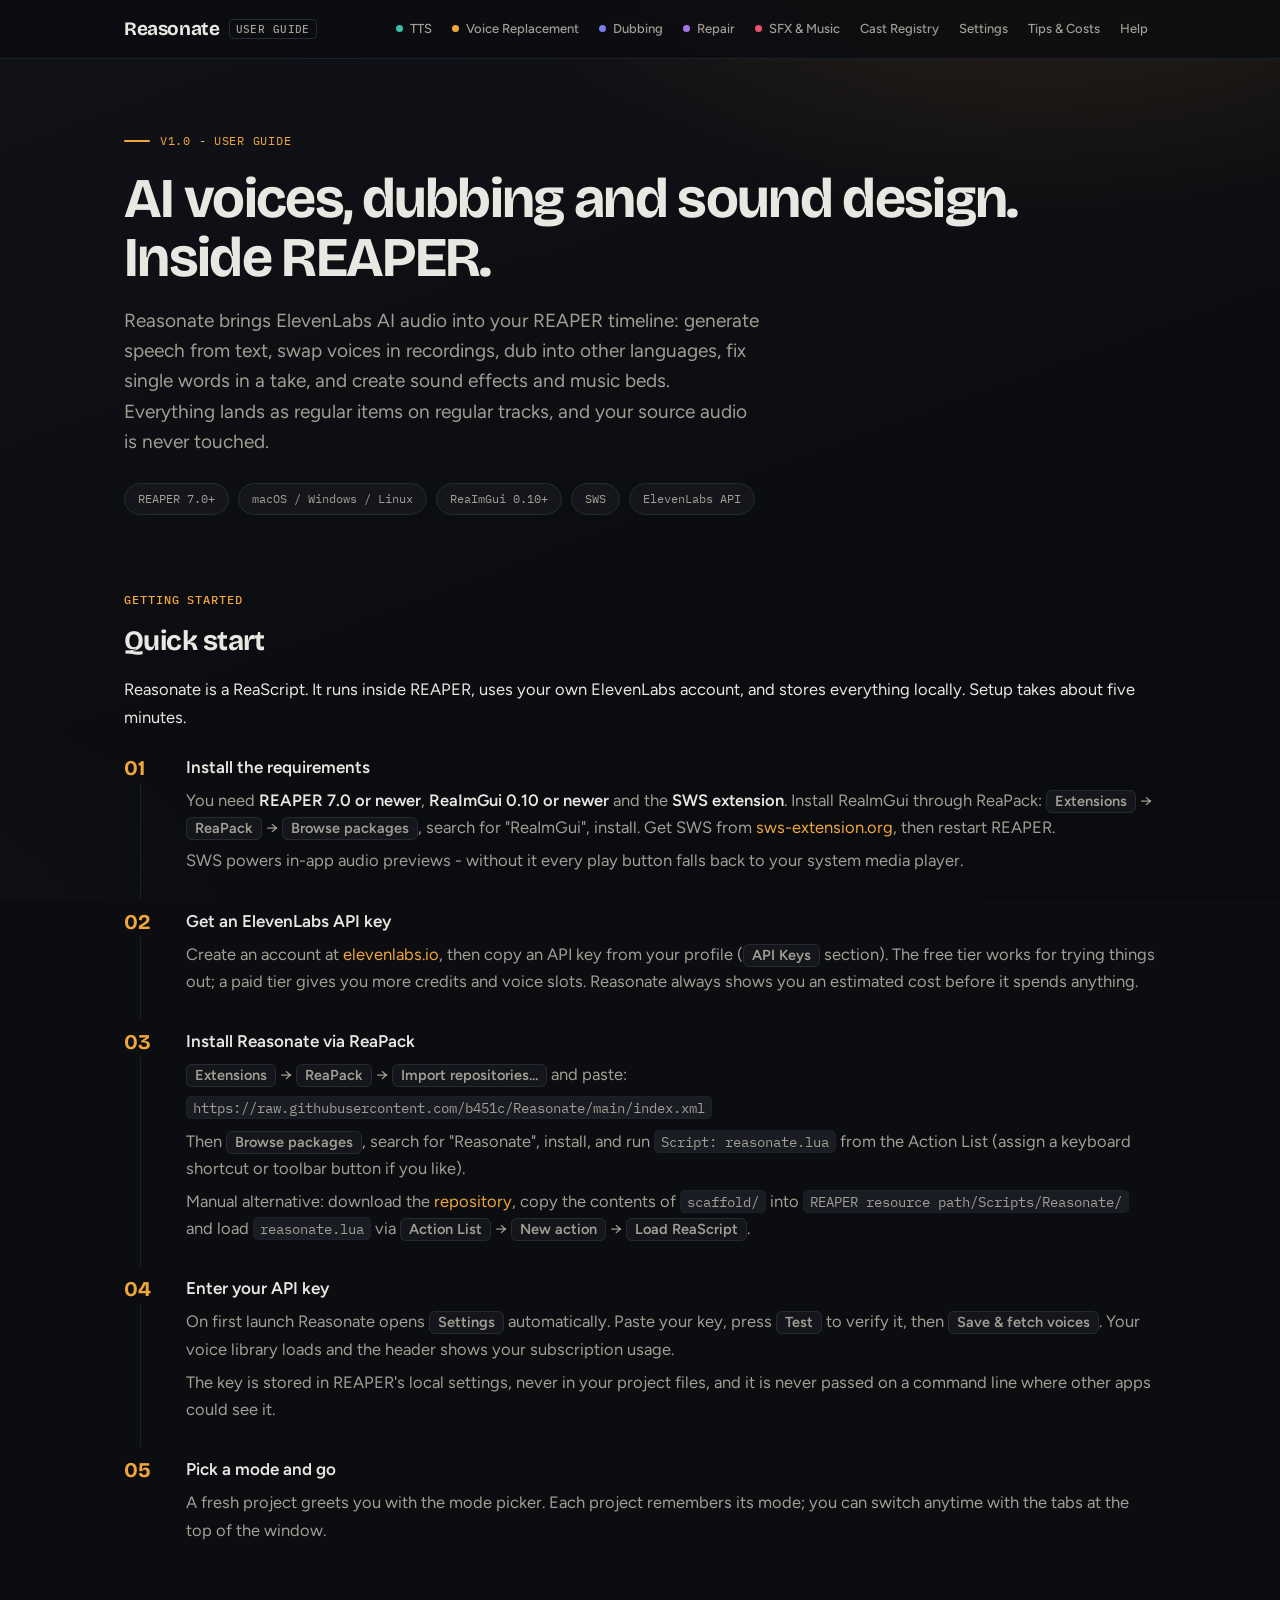
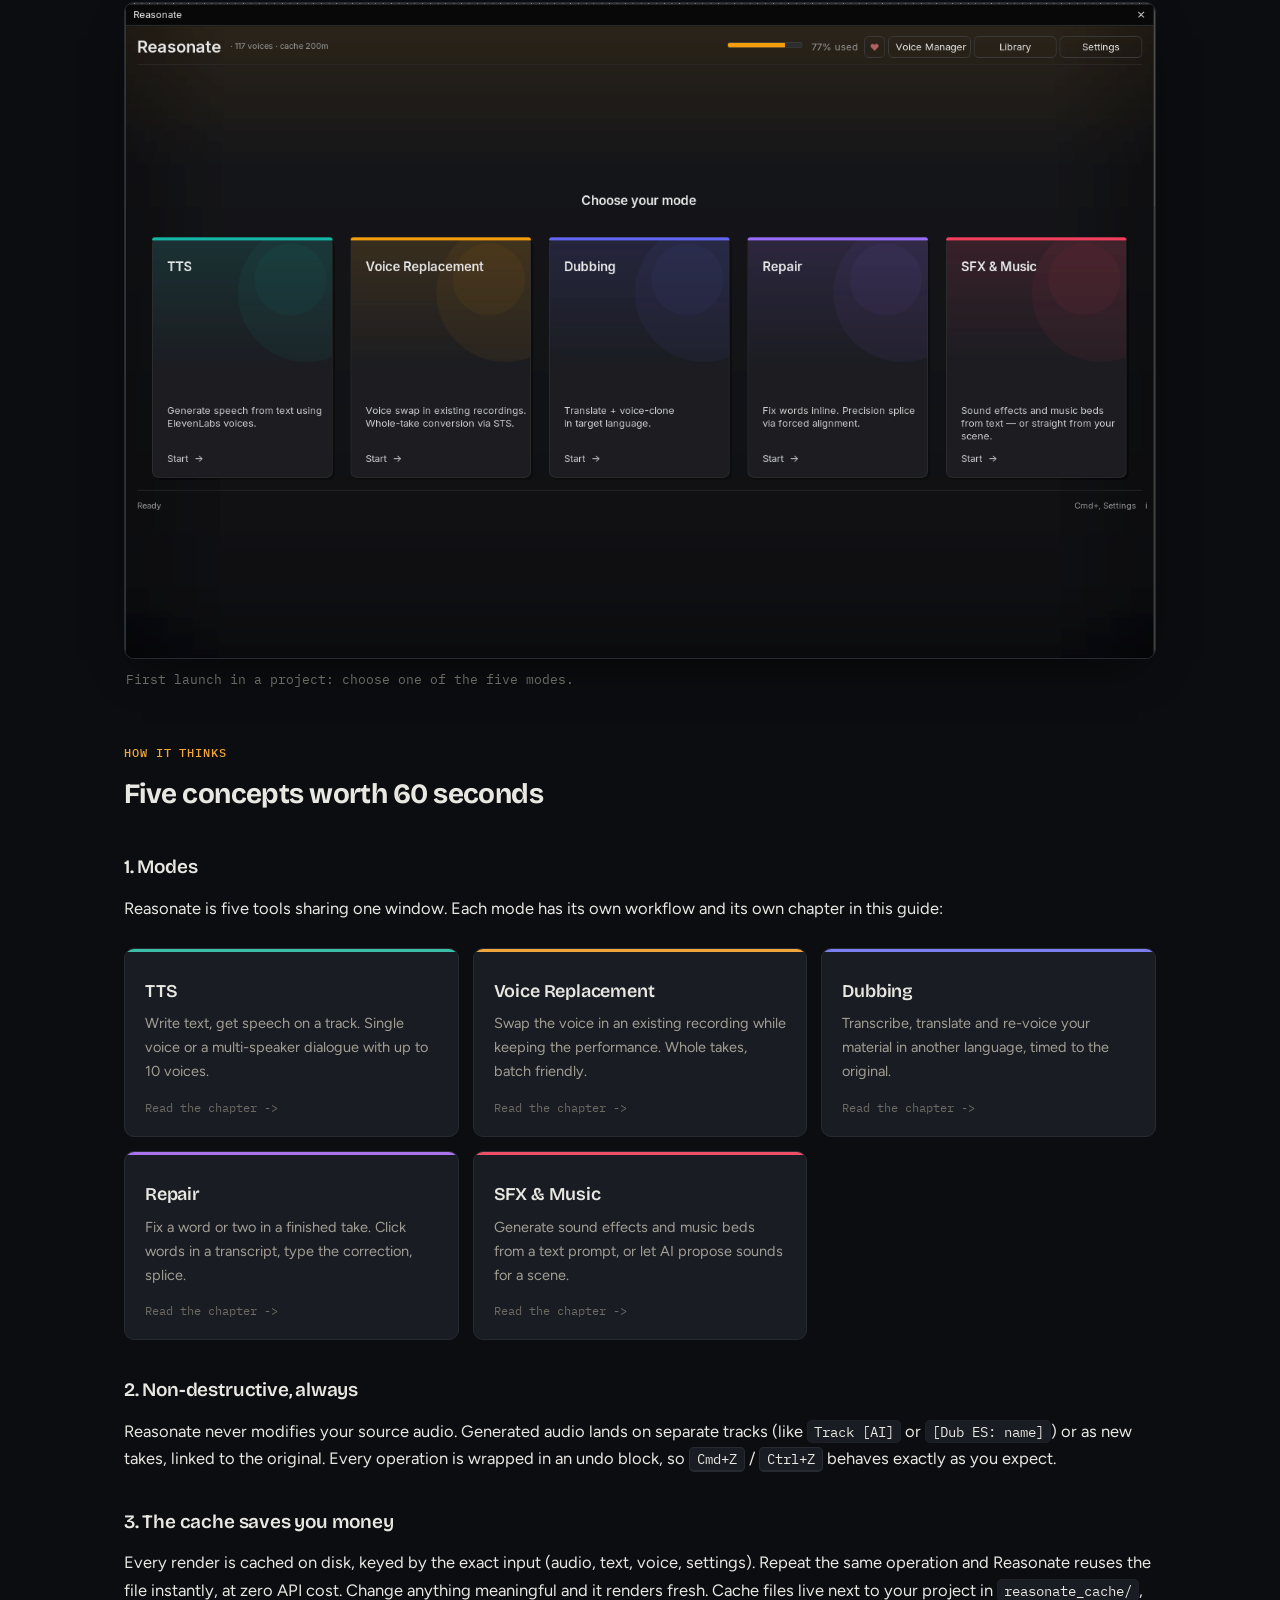
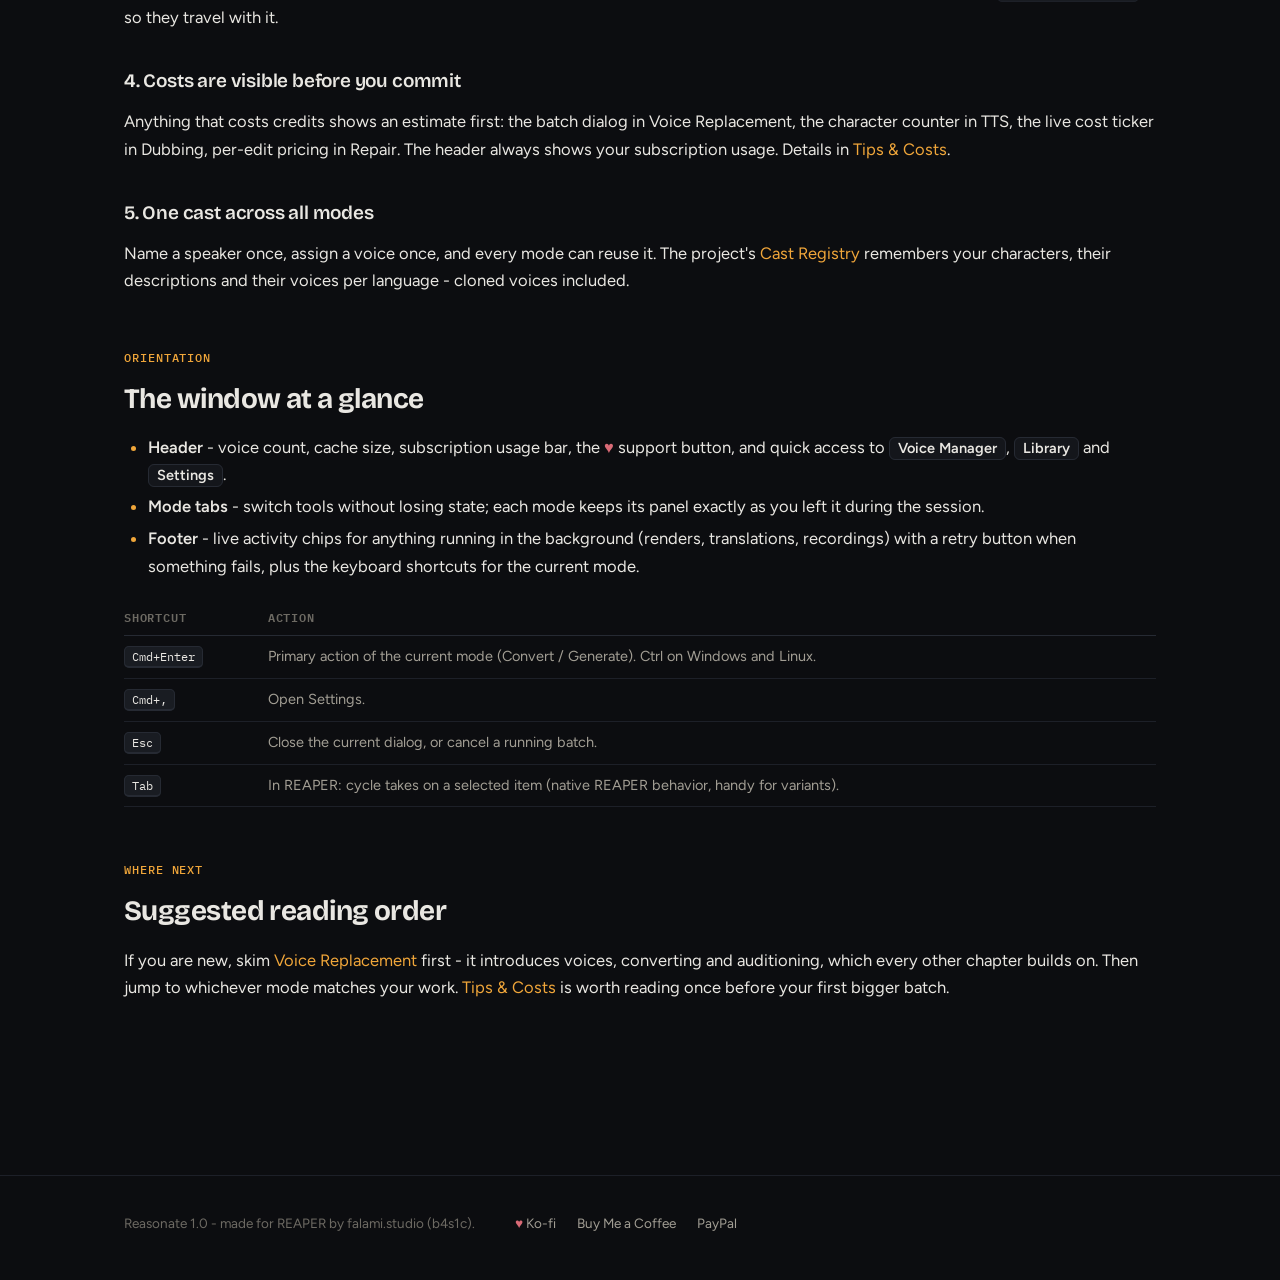
<file: docs/guide/index.html>
<!DOCTYPE html>
<html lang="en">
<head>
<meta charset="utf-8">
<meta name="viewport" content="width=device-width, initial-scale=1">
<title>Reasonate User Guide - AI voice toolkit for REAPER</title>
<meta name="description" content="How to install and use Reasonate: text to speech, voice replacement, dubbing, word-level repair and sound effects, all inside REAPER.">
<link rel="preconnect" href="https://fonts.googleapis.com">
<link rel="preconnect" href="https://fonts.gstatic.com" crossorigin>
<link href="https://fonts.googleapis.com/css2?family=Bricolage+Grotesque:wght@600;700&family=Figtree:wght@400;500;600&family=IBM+Plex+Mono:wght@400;500;600&display=swap" rel="stylesheet">
<link rel="stylesheet" href="guide.css">
</head>
<body>

<nav class="nav">
  <div class="nav-inner">
    <a class="wordmark" href="index.html">Reasonate<span class="guide-tag">User Guide</span></a>
    <div class="nav-links">
      <a href="tts.html"><span class="dot dot-tts"></span>TTS</a>
      <a href="voice-replacement.html"><span class="dot dot-vr"></span>Voice Replacement</a>
      <a href="dubbing.html"><span class="dot dot-dubbing"></span>Dubbing</a>
      <a href="repair.html"><span class="dot dot-repair"></span>Repair</a>
      <a href="sfx-music.html"><span class="dot dot-sfx"></span>SFX &amp; Music</a>
      <a href="cast-registry.html">Cast Registry</a>
      <a href="settings.html">Settings</a>
      <a href="tips-costs.html">Tips &amp; Costs</a>
      <a href="troubleshooting.html">Help</a>
    </div>
  </div>
</nav>

<header class="hero">
  <div class="crumb">v1.0 - User Guide</div>
  <h1>AI voices, dubbing and sound design.<br>Inside REAPER.</h1>
  <p class="lede">Reasonate brings ElevenLabs AI audio into your REAPER timeline: generate speech from text, swap voices in recordings, dub into other languages, fix single words in a take, and create sound effects and music beds. Everything lands as regular items on regular tracks, and your source audio is never touched.</p>
  <div class="badges">
    <span class="badge">REAPER 7.0+</span>
    <span class="badge">macOS / Windows / Linux</span>
    <span class="badge">ReaImGui 0.10+</span>
    <span class="badge">SWS</span>
    <span class="badge">ElevenLabs API</span>
  </div>
</header>

<main class="page">

<section id="quick-start">
  <h2><span class="kicker">Getting started</span>Quick start</h2>
  <p>Reasonate is a ReaScript. It runs inside REAPER, uses your own ElevenLabs account, and stores everything locally. Setup takes about five minutes.</p>

  <ol class="steps">
    <li>
      <strong>Install the requirements</strong>
      <p>You need <strong>REAPER 7.0 or newer</strong>, <strong>ReaImGui 0.10 or newer</strong> and the <strong>SWS extension</strong>. Install ReaImGui through ReaPack: <span class="ui">Extensions</span> &rarr; <span class="ui">ReaPack</span> &rarr; <span class="ui">Browse packages</span>, search for "ReaImGui", install. Get SWS from <a href="https://www.sws-extension.org" target="_blank" rel="noopener">sws-extension.org</a>, then restart REAPER.</p>
      <p class="dim">SWS powers in-app audio previews - without it every play button falls back to your system media player.</p>
    </li>
    <li>
      <strong>Get an ElevenLabs API key</strong>
      <p>Create an account at <a href="https://elevenlabs.io" target="_blank" rel="noopener">elevenlabs.io</a>, then copy an API key from your profile (<span class="ui">API Keys</span> section). The free tier works for trying things out; a paid tier gives you more credits and voice slots. Reasonate always shows you an estimated cost before it spends anything.</p>
    </li>
    <li>
      <strong>Install Reasonate via ReaPack</strong>
      <p><span class="ui">Extensions</span> &rarr; <span class="ui">ReaPack</span> &rarr; <span class="ui">Import repositories...</span> and paste:</p>
      <p><code>https://raw.githubusercontent.com/b451c/Reasonate/main/index.xml</code></p>
      <p>Then <span class="ui">Browse packages</span>, search for "Reasonate", install, and run <code>Script: reasonate.lua</code> from the Action List (assign a keyboard shortcut or toolbar button if you like).</p>
      <p class="dim">Manual alternative: download the <a href="https://github.com/b451c/Reasonate" target="_blank" rel="noopener">repository</a>, copy the contents of <code>scaffold/</code> into <code>REAPER resource path/Scripts/Reasonate/</code> and load <code>reasonate.lua</code> via <span class="ui">Action List</span> &rarr; <span class="ui">New action</span> &rarr; <span class="ui">Load ReaScript</span>.</p>
    </li>
    <li>
      <strong>Enter your API key</strong>
      <p>On first launch Reasonate opens <span class="ui">Settings</span> automatically. Paste your key, press <span class="ui">Test</span> to verify it, then <span class="ui">Save &amp; fetch voices</span>. Your voice library loads and the header shows your subscription usage.</p>
      <p class="dim">The key is stored in REAPER's local settings, never in your project files, and it is never passed on a command line where other apps could see it.</p>
    </li>
    <li>
      <strong>Pick a mode and go</strong>
      <p>A fresh project greets you with the mode picker. Each project remembers its mode; you can switch anytime with the tabs at the top of the window.</p>
    </li>
  </ol>

  <figure class="shot">
    <img src="img/concepts-mode-selector.png" alt="Reasonate mode selector showing five cards: TTS, Voice Replacement, Dubbing, Repair, SFX and Music" loading="lazy">
    <figcaption>First launch in a project: choose one of the five modes.</figcaption>
  </figure>
</section>

<section id="concepts">
  <h2><span class="kicker">How it thinks</span>Five concepts worth 60 seconds</h2>

  <h3>1. Modes</h3>
  <p>Reasonate is five tools sharing one window. Each mode has its own workflow and its own chapter in this guide:</p>
  <div class="cards">
    <a class="card" href="tts.html">
      <div class="accent-bar" style="background: var(--teal)"></div>
      <h3>TTS</h3>
      <p>Write text, get speech on a track. Single voice or a multi-speaker dialogue with up to 10 voices.</p>
      <span class="go">Read the chapter -&gt;</span>
    </a>
    <a class="card" href="voice-replacement.html">
      <div class="accent-bar" style="background: var(--amber)"></div>
      <h3>Voice Replacement</h3>
      <p>Swap the voice in an existing recording while keeping the performance. Whole takes, batch friendly.</p>
      <span class="go">Read the chapter -&gt;</span>
    </a>
    <a class="card" href="dubbing.html">
      <div class="accent-bar" style="background: var(--indigo)"></div>
      <h3>Dubbing</h3>
      <p>Transcribe, translate and re-voice your material in another language, timed to the original.</p>
      <span class="go">Read the chapter -&gt;</span>
    </a>
    <a class="card" href="repair.html">
      <div class="accent-bar" style="background: var(--violet)"></div>
      <h3>Repair</h3>
      <p>Fix a word or two in a finished take. Click words in a transcript, type the correction, splice.</p>
      <span class="go">Read the chapter -&gt;</span>
    </a>
    <a class="card" href="sfx-music.html">
      <div class="accent-bar" style="background: var(--red)"></div>
      <h3>SFX &amp; Music</h3>
      <p>Generate sound effects and music beds from a text prompt, or let AI propose sounds for a scene.</p>
      <span class="go">Read the chapter -&gt;</span>
    </a>
  </div>

  <h3>2. Non-destructive, always</h3>
  <p>Reasonate never modifies your source audio. Generated audio lands on separate tracks (like <code>Track [AI]</code> or <code>[Dub ES: name]</code>) or as new takes, linked to the original. Every operation is wrapped in an undo block, so <kbd>Cmd+Z</kbd> / <kbd>Ctrl+Z</kbd> behaves exactly as you expect.</p>

  <h3>3. The cache saves you money</h3>
  <p>Every render is cached on disk, keyed by the exact input (audio, text, voice, settings). Repeat the same operation and Reasonate reuses the file instantly, at zero API cost. Change anything meaningful and it renders fresh. Cache files live next to your project in <code>reasonate_cache/</code>, so they travel with it.</p>

  <h3>4. Costs are visible before you commit</h3>
  <p>Anything that costs credits shows an estimate first: the batch dialog in Voice Replacement, the character counter in TTS, the live cost ticker in Dubbing, per-edit pricing in Repair. The header always shows your subscription usage. Details in <a href="tips-costs.html">Tips &amp; Costs</a>.</p>

  <h3>5. One cast across all modes</h3>
  <p>Name a speaker once, assign a voice once, and every mode can reuse it. The project's <a href="cast-registry.html">Cast Registry</a> remembers your characters, their descriptions and their voices per language - cloned voices included.</p>
</section>

<section id="interface">
  <h2><span class="kicker">Orientation</span>The window at a glance</h2>
  <ul>
    <li><strong>Header</strong> - voice count, cache size, subscription usage bar, the <span class="heart">&hearts;</span> support button, and quick access to <span class="ui">Voice Manager</span>, <span class="ui">Library</span> and <span class="ui">Settings</span>.</li>
    <li><strong>Mode tabs</strong> - switch tools without losing state; each mode keeps its panel exactly as you left it during the session.</li>
    <li><strong>Footer</strong> - live activity chips for anything running in the background (renders, translations, recordings) with a retry button when something fails, plus the keyboard shortcuts for the current mode.</li>
  </ul>
  <div class="tbl-wrap">
    <table>
      <thead><tr><th>Shortcut</th><th>Action</th></tr></thead>
      <tbody>
        <tr><td><kbd>Cmd+Enter</kbd></td><td>Primary action of the current mode (Convert / Generate). Ctrl on Windows and Linux.</td></tr>
        <tr><td><kbd>Cmd+,</kbd></td><td>Open Settings.</td></tr>
        <tr><td><kbd>Esc</kbd></td><td>Close the current dialog, or cancel a running batch.</td></tr>
        <tr><td><kbd>Tab</kbd></td><td>In REAPER: cycle takes on a selected item (native REAPER behavior, handy for variants).</td></tr>
      </tbody>
    </table>
  </div>
</section>

<section id="next">
  <h2><span class="kicker">Where next</span>Suggested reading order</h2>
  <p>If you are new, skim <a href="voice-replacement.html">Voice Replacement</a> first - it introduces voices, converting and auditioning, which every other chapter builds on. Then jump to whichever mode matches your work. <a href="tips-costs.html">Tips &amp; Costs</a> is worth reading once before your first bigger batch.</p>
</section>

</main>

<footer>
  <div class="footer-inner">
    <div>Reasonate 1.0 - made for REAPER by falami.studio (b4s1c).</div>
    <div class="support">
      <span class="heart">&hearts;</span>
      <a href="https://ko-fi.com/quickmd" target="_blank" rel="noopener">Ko-fi</a>
      <a href="https://buymeacoffee.com/bsroczynskh" target="_blank" rel="noopener">Buy Me a Coffee</a>
      <a href="https://paypal.me/b451c" target="_blank" rel="noopener">PayPal</a>
    </div>
  </div>
</footer>

</body>
</html>
</file>
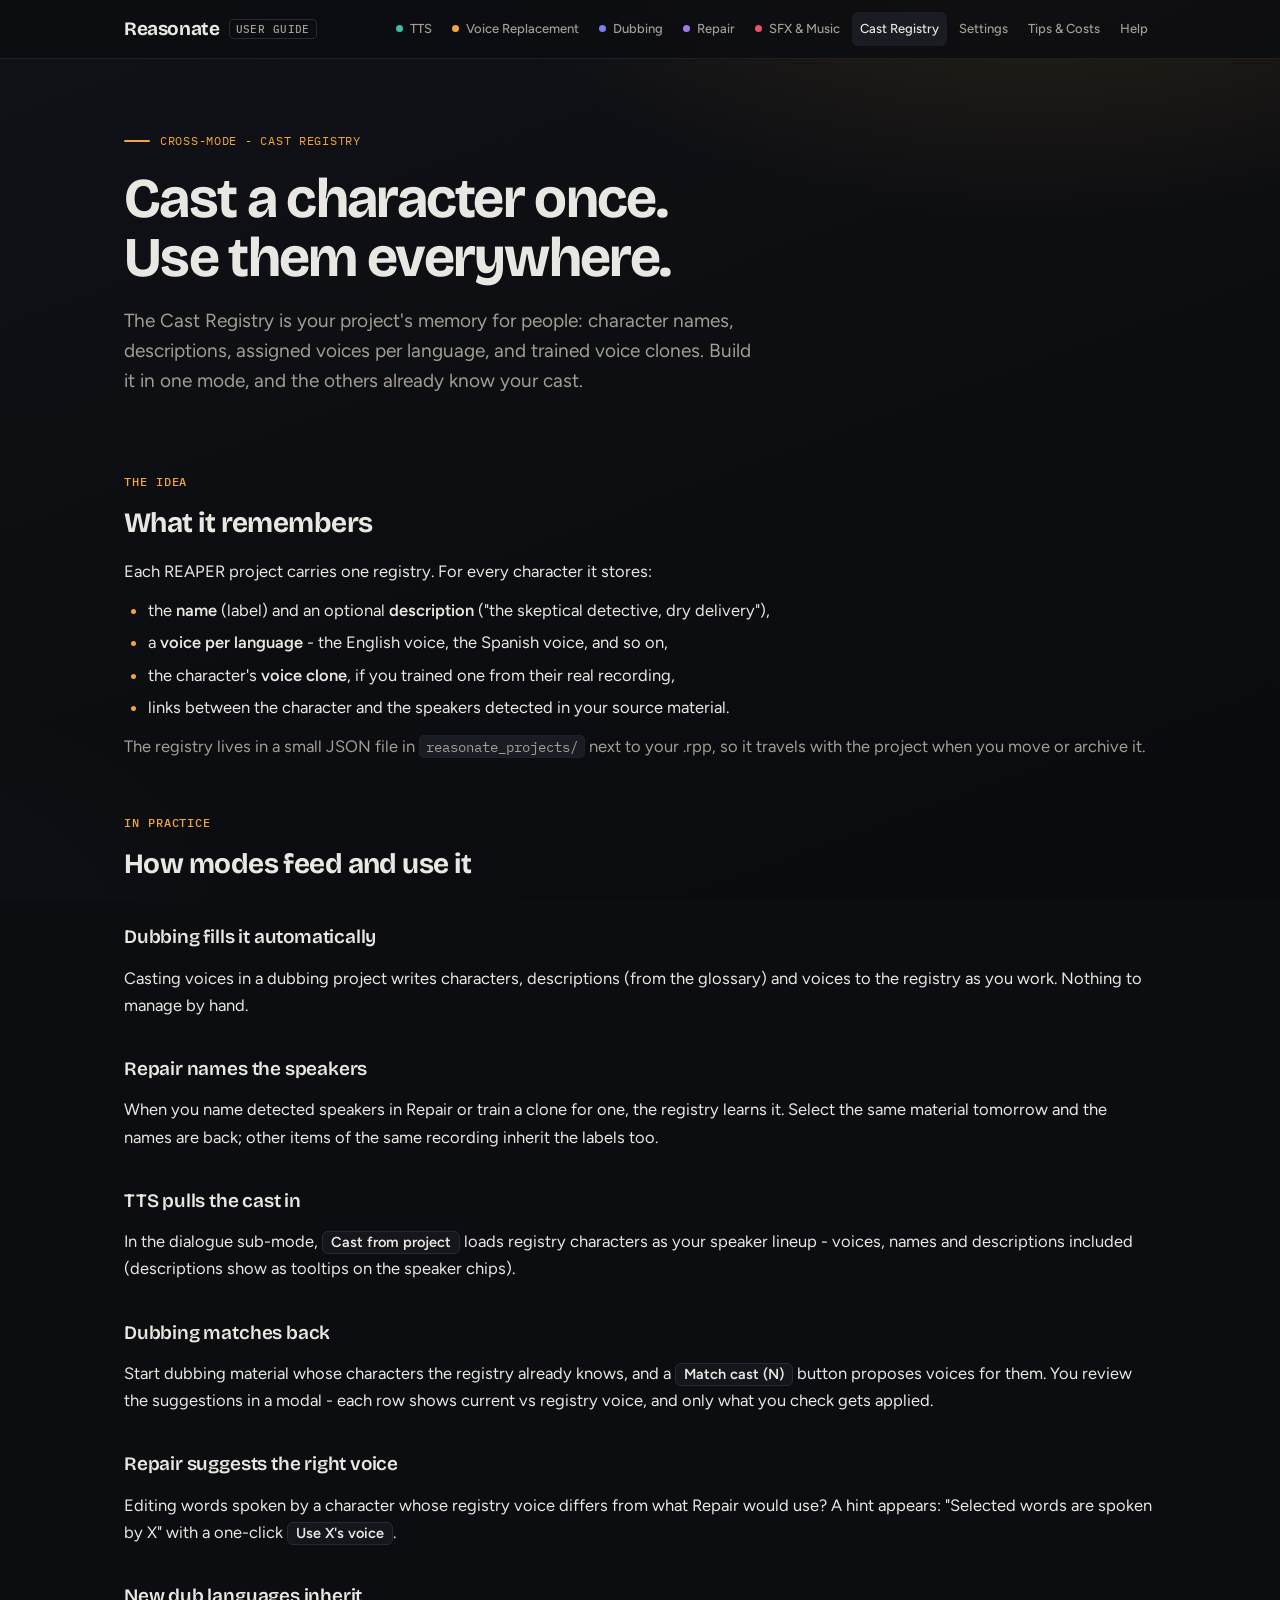
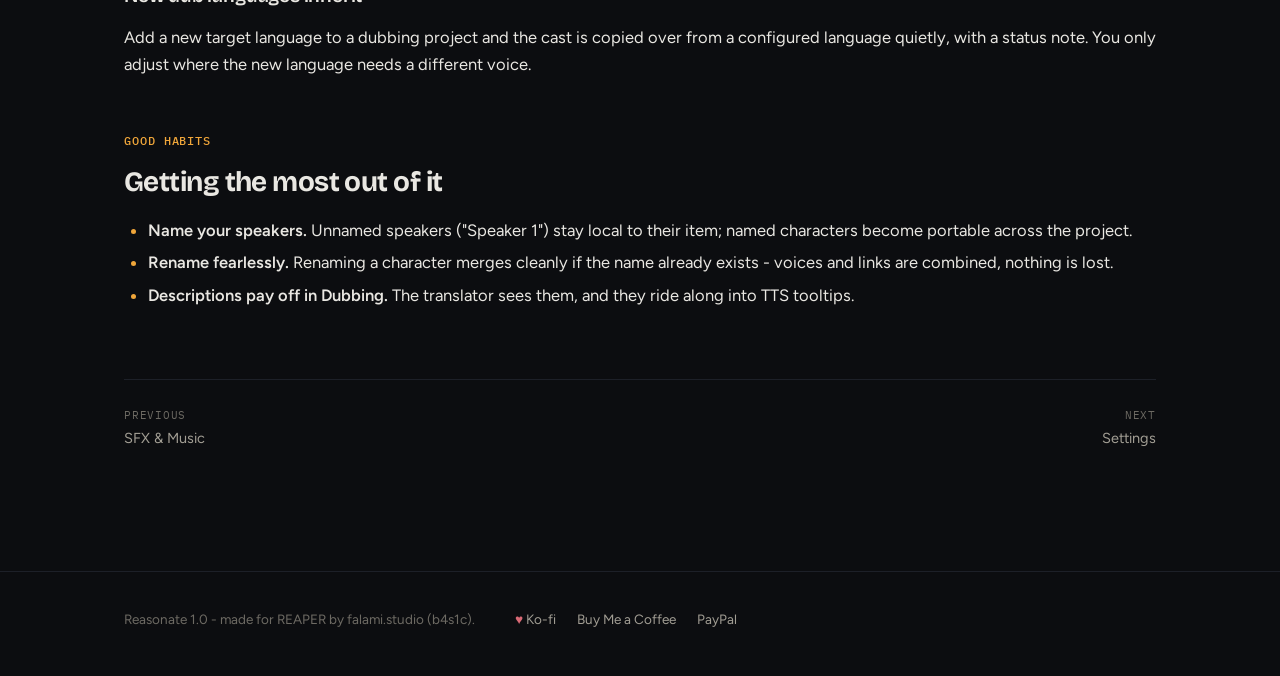
<file: docs/guide/cast-registry.html>
<!DOCTYPE html>
<html lang="en">
<head>
<meta charset="utf-8">
<meta name="viewport" content="width=device-width, initial-scale=1">
<title>Cast Registry - Reasonate User Guide</title>
<meta name="description" content="One cast across all modes: the project Cast Registry remembers your characters, their descriptions and their voices per language, including trained clones.">
<link rel="preconnect" href="https://fonts.googleapis.com">
<link rel="preconnect" href="https://fonts.gstatic.com" crossorigin>
<link href="https://fonts.googleapis.com/css2?family=Bricolage+Grotesque:wght@600;700&family=Figtree:wght@400;500;600&family=IBM+Plex+Mono:wght@400;500;600&display=swap" rel="stylesheet">
<link rel="stylesheet" href="guide.css">
</head>
<body>

<nav class="nav">
  <div class="nav-inner">
    <a class="wordmark" href="index.html">Reasonate<span class="guide-tag">User Guide</span></a>
    <div class="nav-links">
      <a href="tts.html"><span class="dot dot-tts"></span>TTS</a>
      <a href="voice-replacement.html"><span class="dot dot-vr"></span>Voice Replacement</a>
      <a href="dubbing.html"><span class="dot dot-dubbing"></span>Dubbing</a>
      <a href="repair.html"><span class="dot dot-repair"></span>Repair</a>
      <a href="sfx-music.html"><span class="dot dot-sfx"></span>SFX &amp; Music</a>
      <a class="active" href="cast-registry.html">Cast Registry</a>
      <a href="settings.html">Settings</a>
      <a href="tips-costs.html">Tips &amp; Costs</a>
      <a href="troubleshooting.html">Help</a>
    </div>
  </div>
</nav>

<header class="hero">
  <div class="crumb">Cross-mode - Cast Registry</div>
  <h1>Cast a character once.<br>Use them everywhere.</h1>
  <p class="lede">The Cast Registry is your project's memory for people: character names, descriptions, assigned voices per language, and trained voice clones. Build it in one mode, and the others already know your cast.</p>
</header>

<main class="page">

<section id="what">
  <h2><span class="kicker">The idea</span>What it remembers</h2>
  <p>Each REAPER project carries one registry. For every character it stores:</p>
  <ul>
    <li>the <strong>name</strong> (label) and an optional <strong>description</strong> ("the skeptical detective, dry delivery"),</li>
    <li>a <strong>voice per language</strong> - the English voice, the Spanish voice, and so on,</li>
    <li>the character's <strong>voice clone</strong>, if you trained one from their real recording,</li>
    <li>links between the character and the speakers detected in your source material.</li>
  </ul>
  <p class="dim">The registry lives in a small JSON file in <code>reasonate_projects/</code> next to your .rpp, so it travels with the project when you move or archive it.</p>
</section>

<section id="flows">
  <h2><span class="kicker">In practice</span>How modes feed and use it</h2>

  <h3>Dubbing fills it automatically</h3>
  <p>Casting voices in a dubbing project writes characters, descriptions (from the glossary) and voices to the registry as you work. Nothing to manage by hand.</p>

  <h3>Repair names the speakers</h3>
  <p>When you name detected speakers in Repair or train a clone for one, the registry learns it. Select the same material tomorrow and the names are back; other items of the same recording inherit the labels too.</p>

  <h3>TTS pulls the cast in</h3>
  <p>In the dialogue sub-mode, <span class="ui">Cast from project</span> loads registry characters as your speaker lineup - voices, names and descriptions included (descriptions show as tooltips on the speaker chips).</p>

  <h3>Dubbing matches back</h3>
  <p>Start dubbing material whose characters the registry already knows, and a <span class="ui">Match cast (N)</span> button proposes voices for them. You review the suggestions in a modal - each row shows current vs registry voice, and only what you check gets applied.</p>

  <h3>Repair suggests the right voice</h3>
  <p>Editing words spoken by a character whose registry voice differs from what Repair would use? A hint appears: "Selected words are spoken by X" with a one-click <span class="ui">Use X's voice</span>.</p>

  <h3>New dub languages inherit</h3>
  <p>Add a new target language to a dubbing project and the cast is copied over from a configured language quietly, with a status note. You only adjust where the new language needs a different voice.</p>
</section>

<section id="tips">
  <h2><span class="kicker">Good habits</span>Getting the most out of it</h2>
  <ul>
    <li><strong>Name your speakers.</strong> Unnamed speakers ("Speaker 1") stay local to their item; named characters become portable across the project.</li>
    <li><strong>Rename fearlessly.</strong> Renaming a character merges cleanly if the name already exists - voices and links are combined, nothing is lost.</li>
    <li><strong>Descriptions pay off in Dubbing.</strong> The translator sees them, and they ride along into TTS tooltips.</li>
  </ul>
</section>

<div class="pager">
  <a class="prev" href="sfx-music.html"><span>Previous</span>SFX &amp; Music</a>
  <a class="next" href="settings.html"><span>Next</span>Settings</a>
</div>

</main>

<footer>
  <div class="footer-inner">
    <div>Reasonate 1.0 - made for REAPER by falami.studio (b4s1c).</div>
    <div class="support">
      <span class="heart">&hearts;</span>
      <a href="https://ko-fi.com/quickmd" target="_blank" rel="noopener">Ko-fi</a>
      <a href="https://buymeacoffee.com/bsroczynskh" target="_blank" rel="noopener">Buy Me a Coffee</a>
      <a href="https://paypal.me/b451c" target="_blank" rel="noopener">PayPal</a>
    </div>
  </div>
</footer>

</body>
</html>
</file>
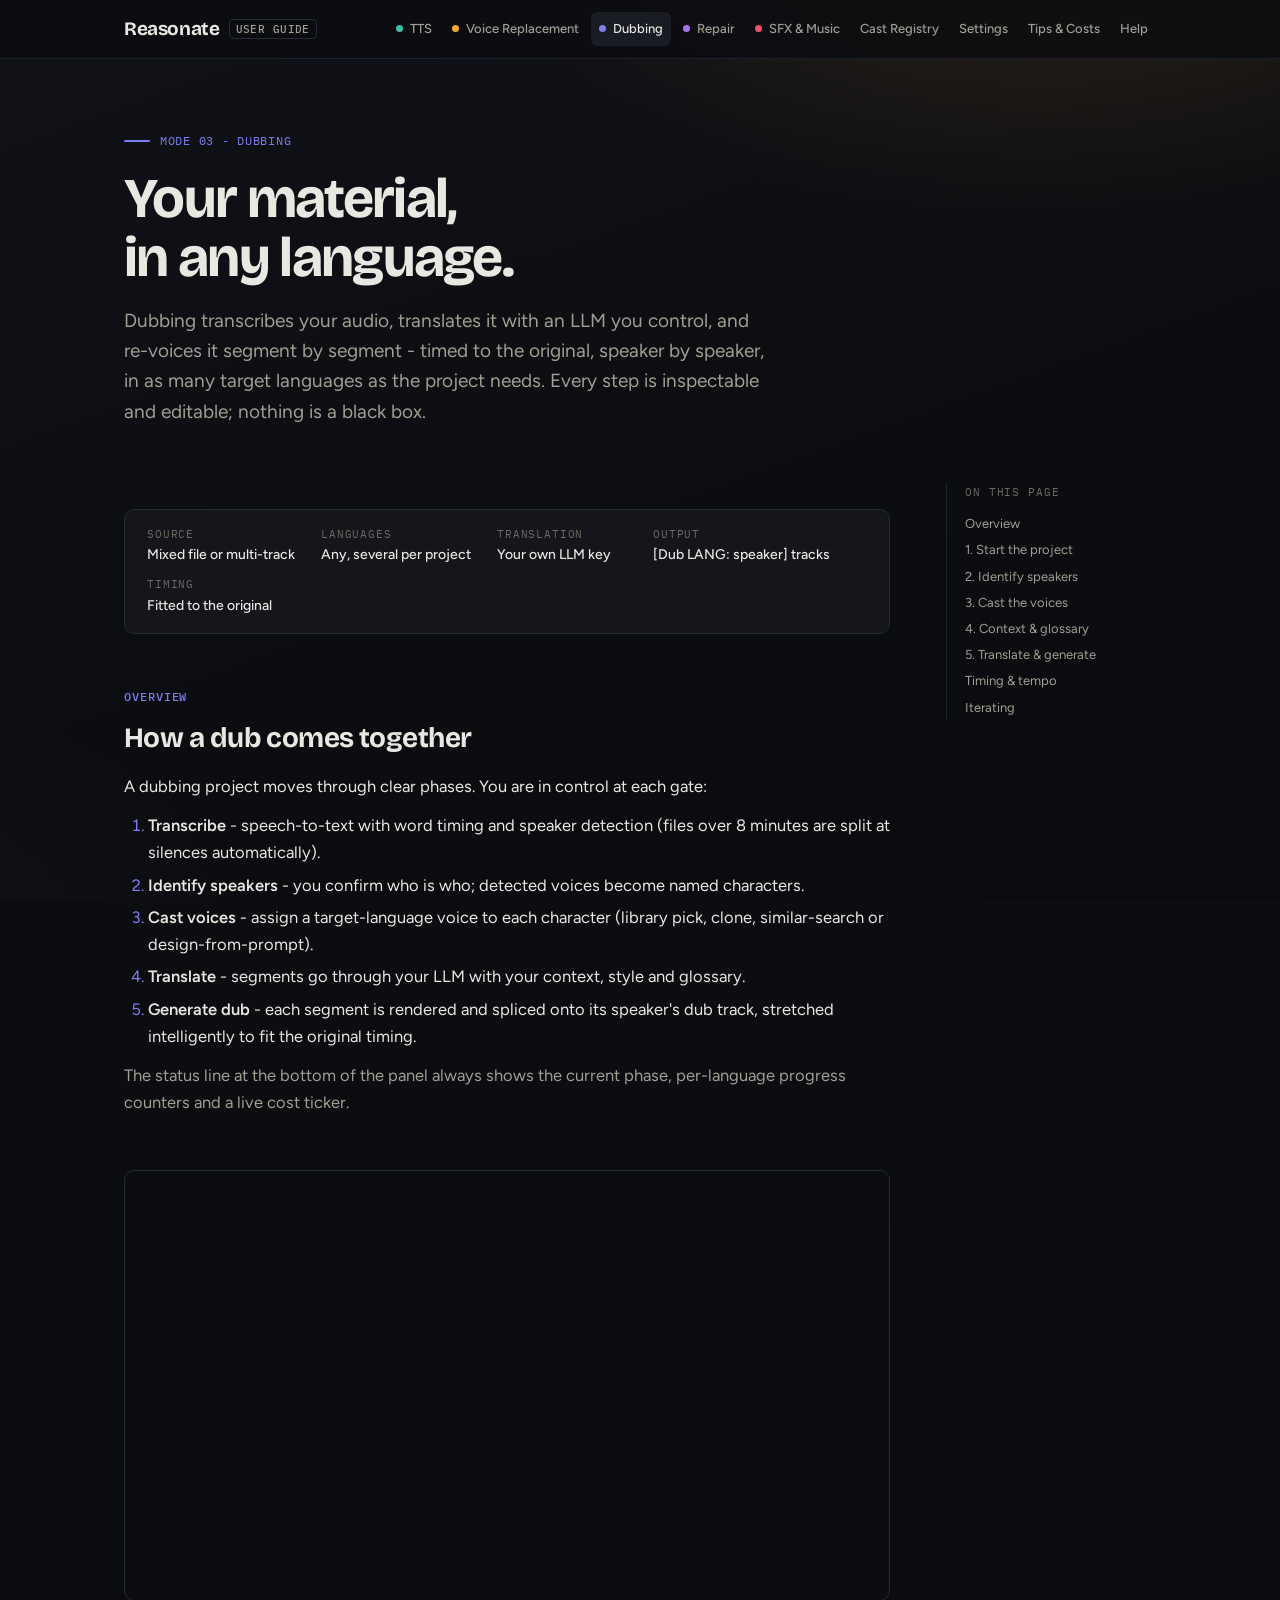
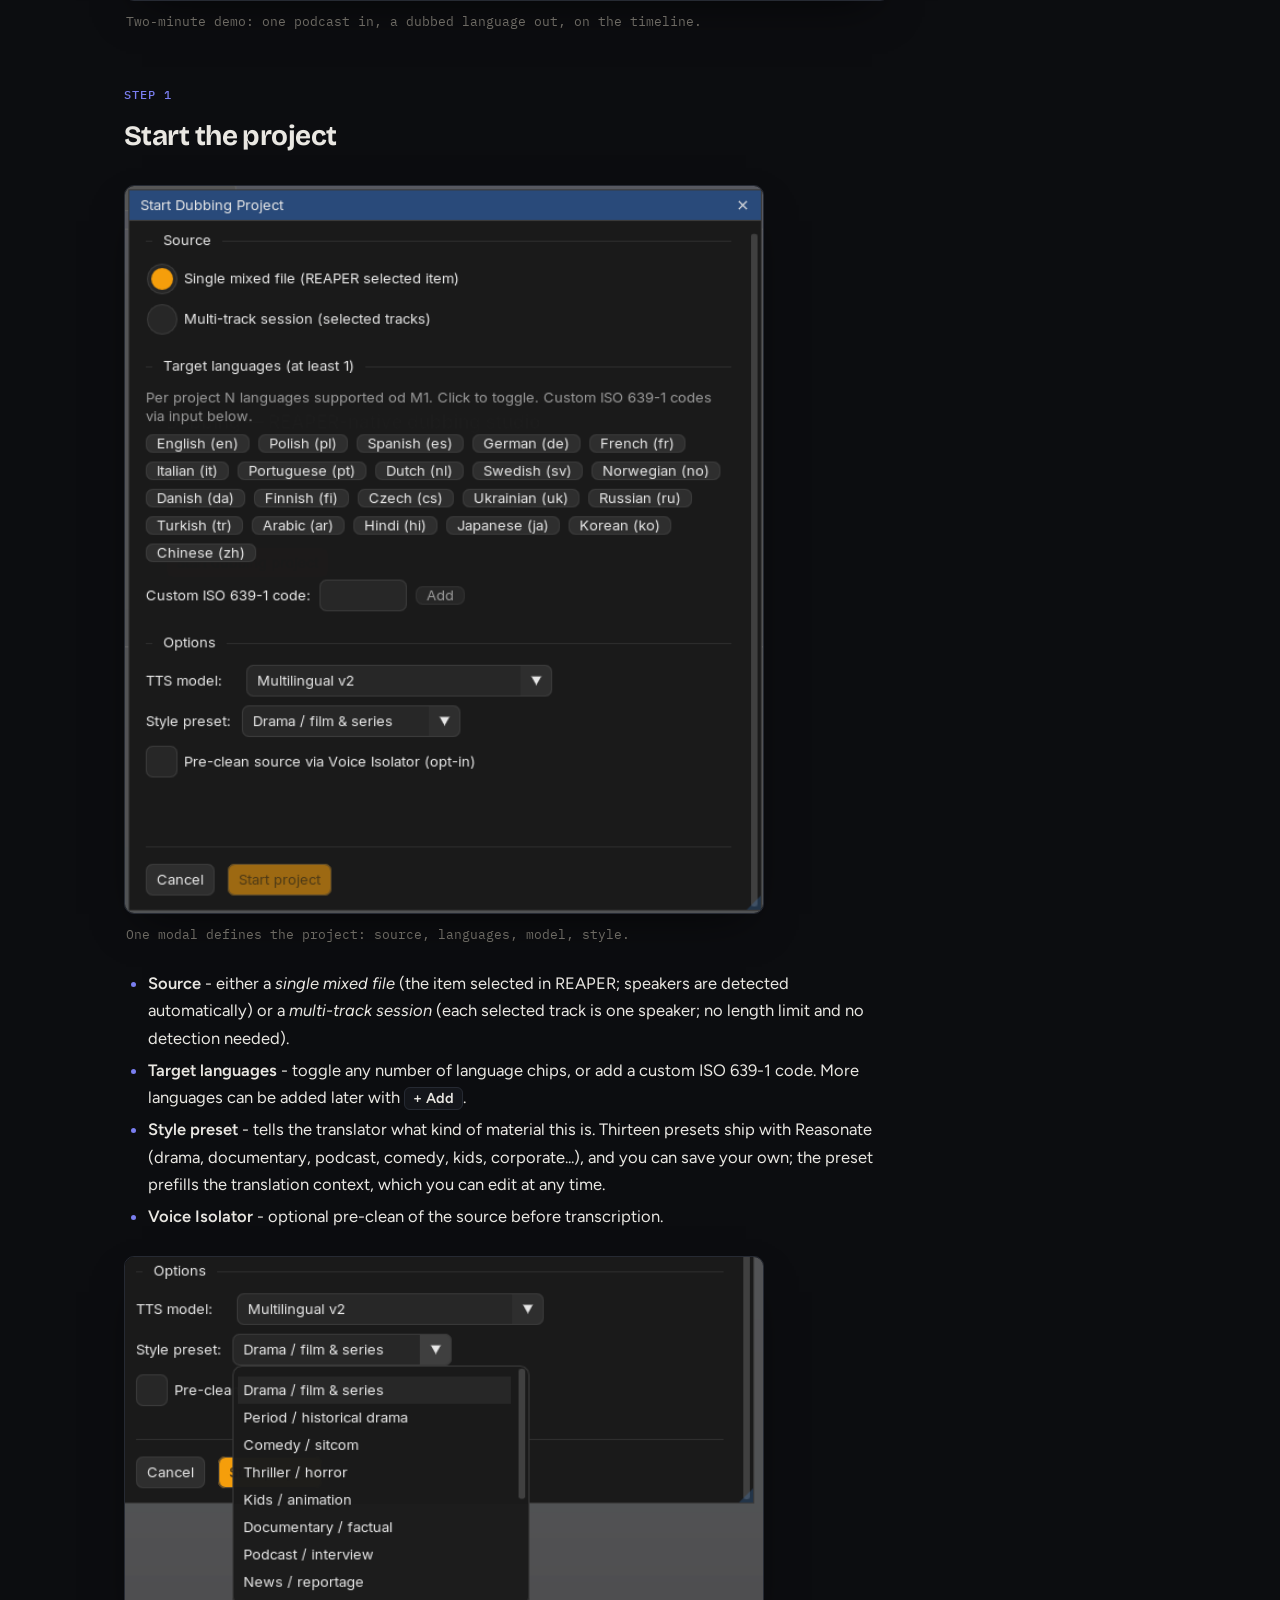
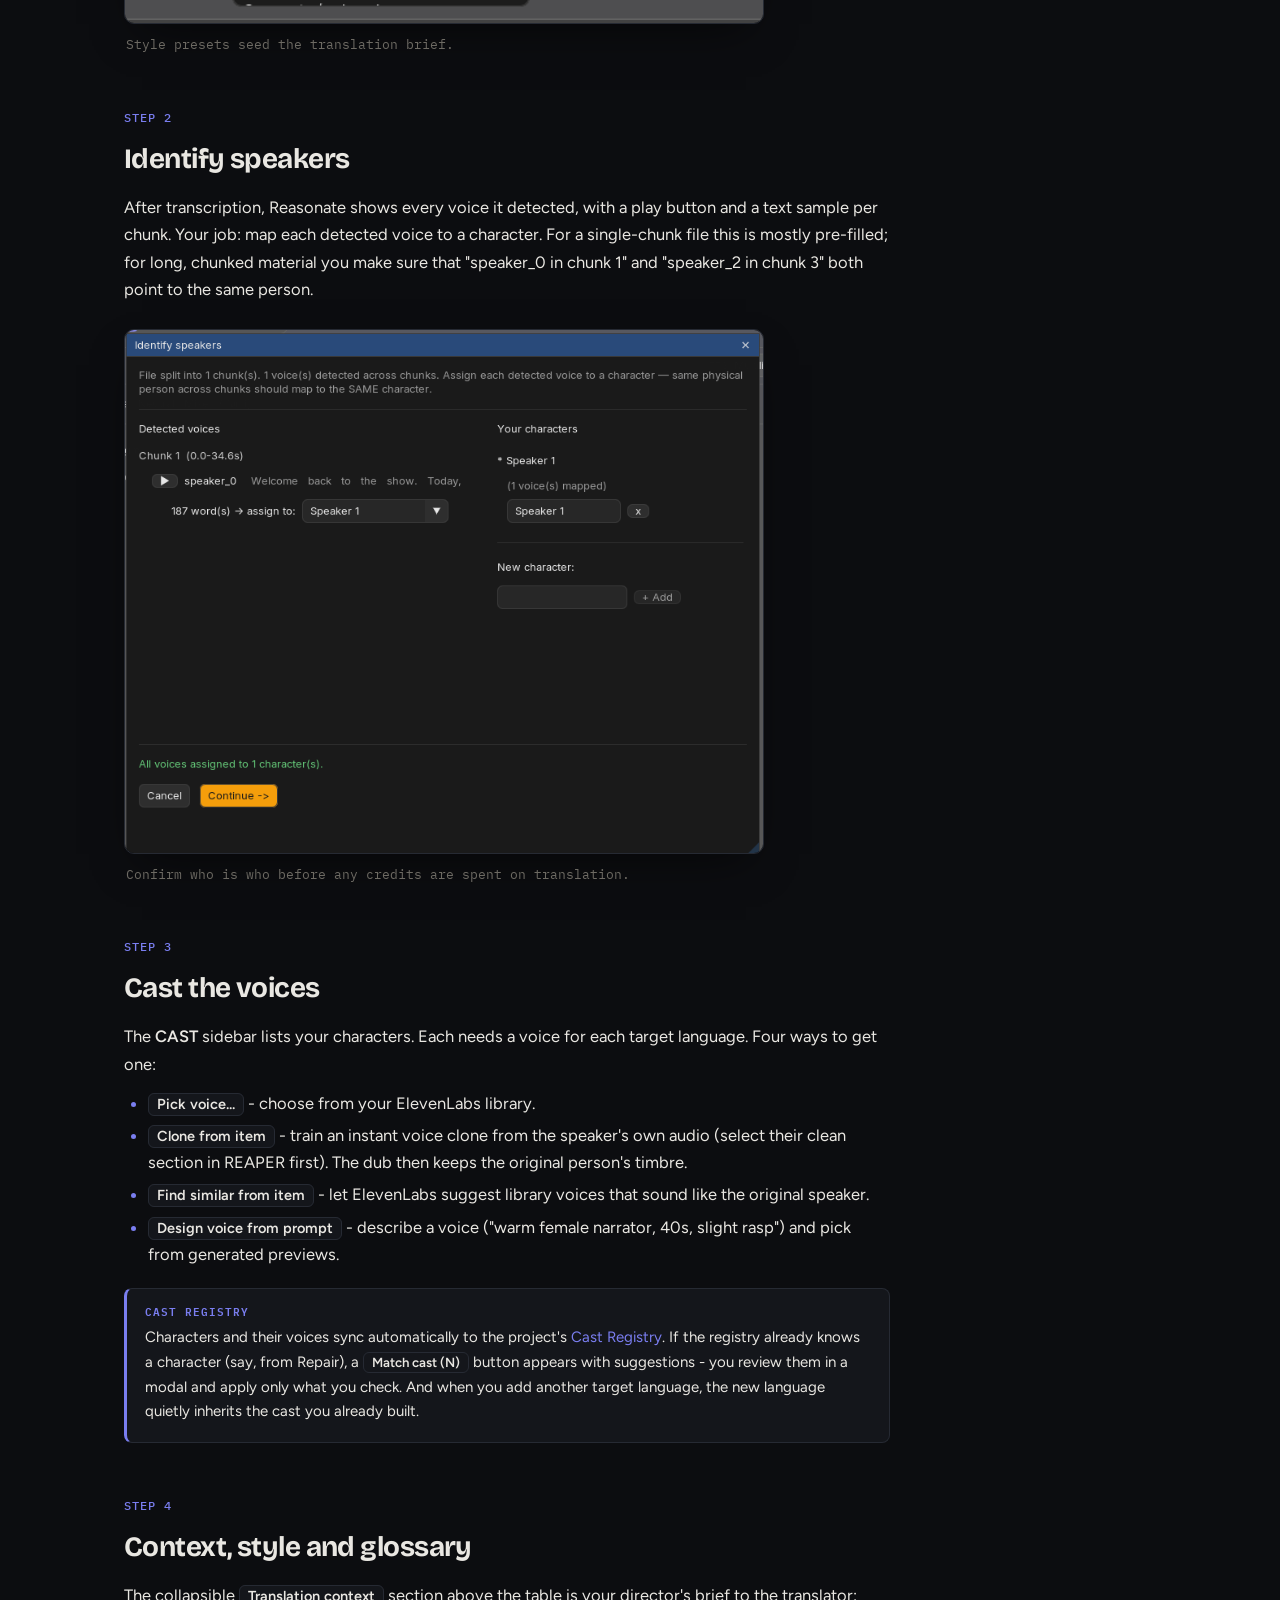
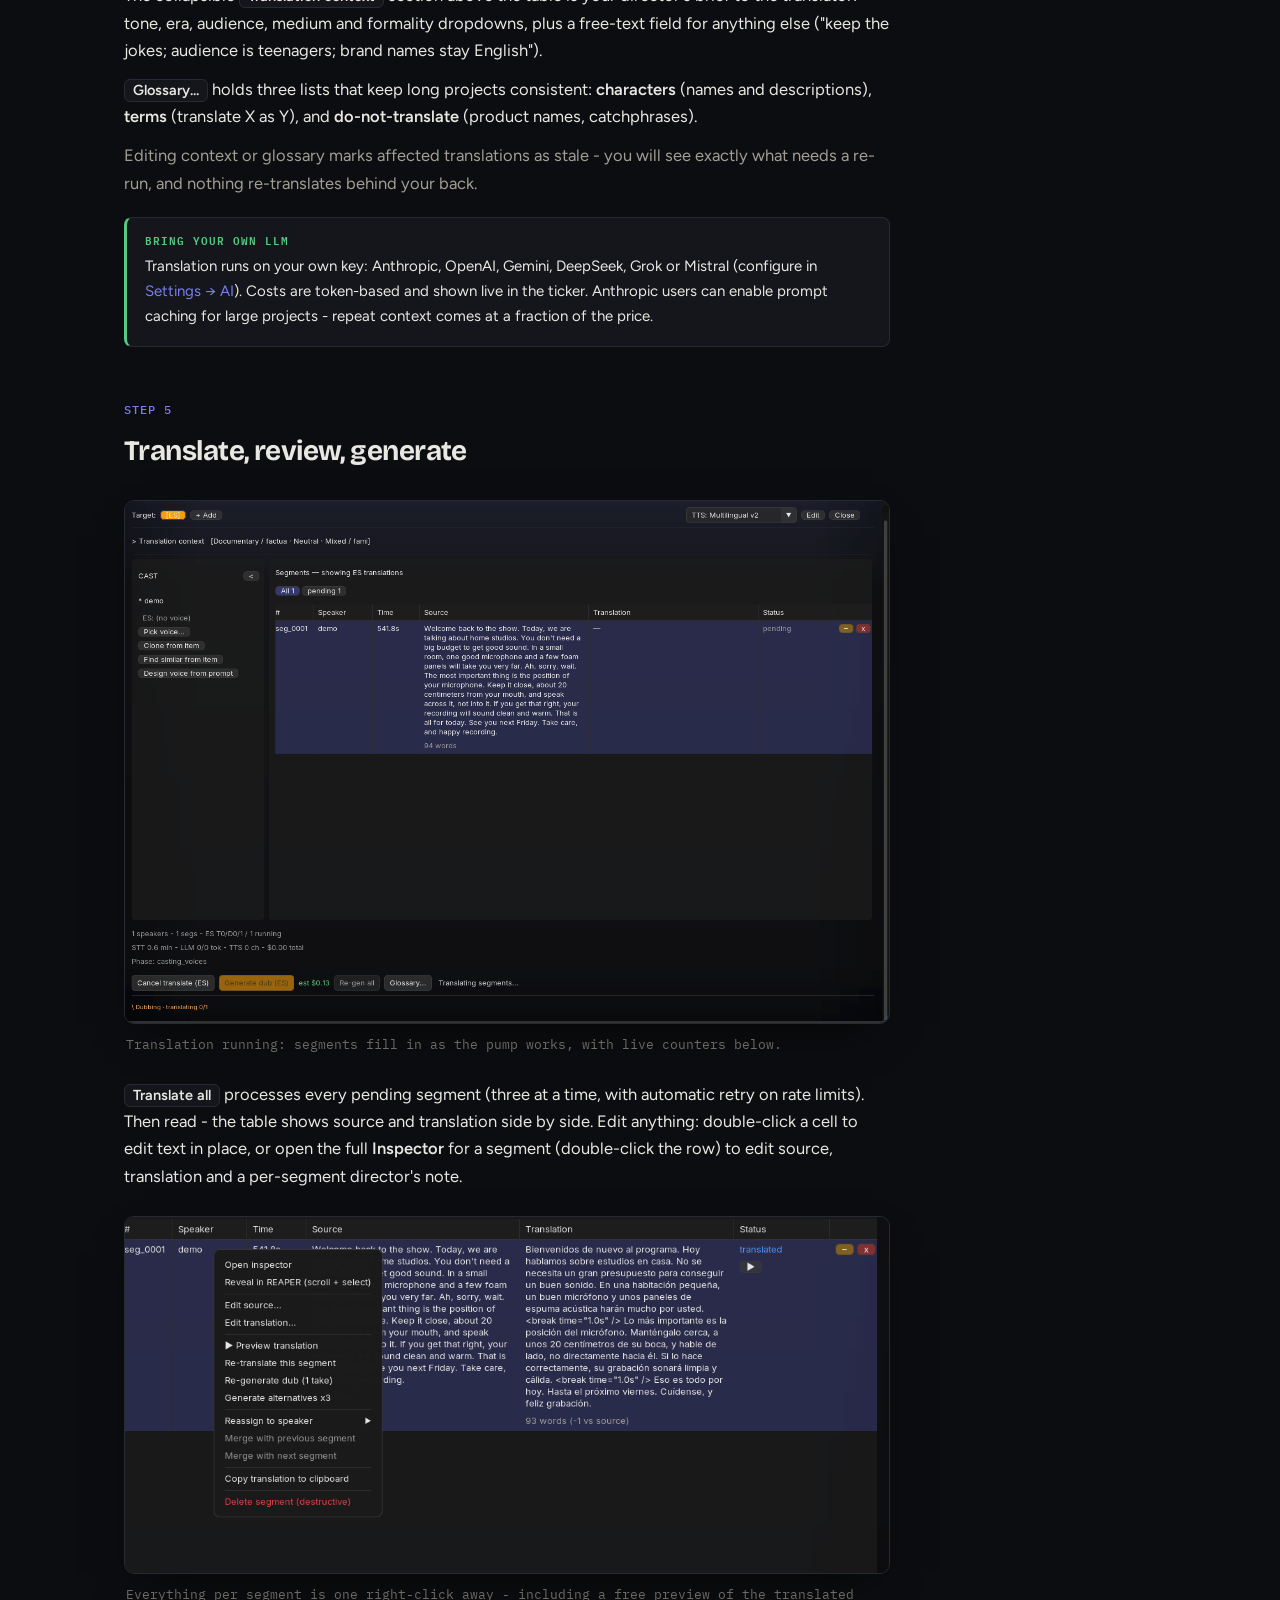
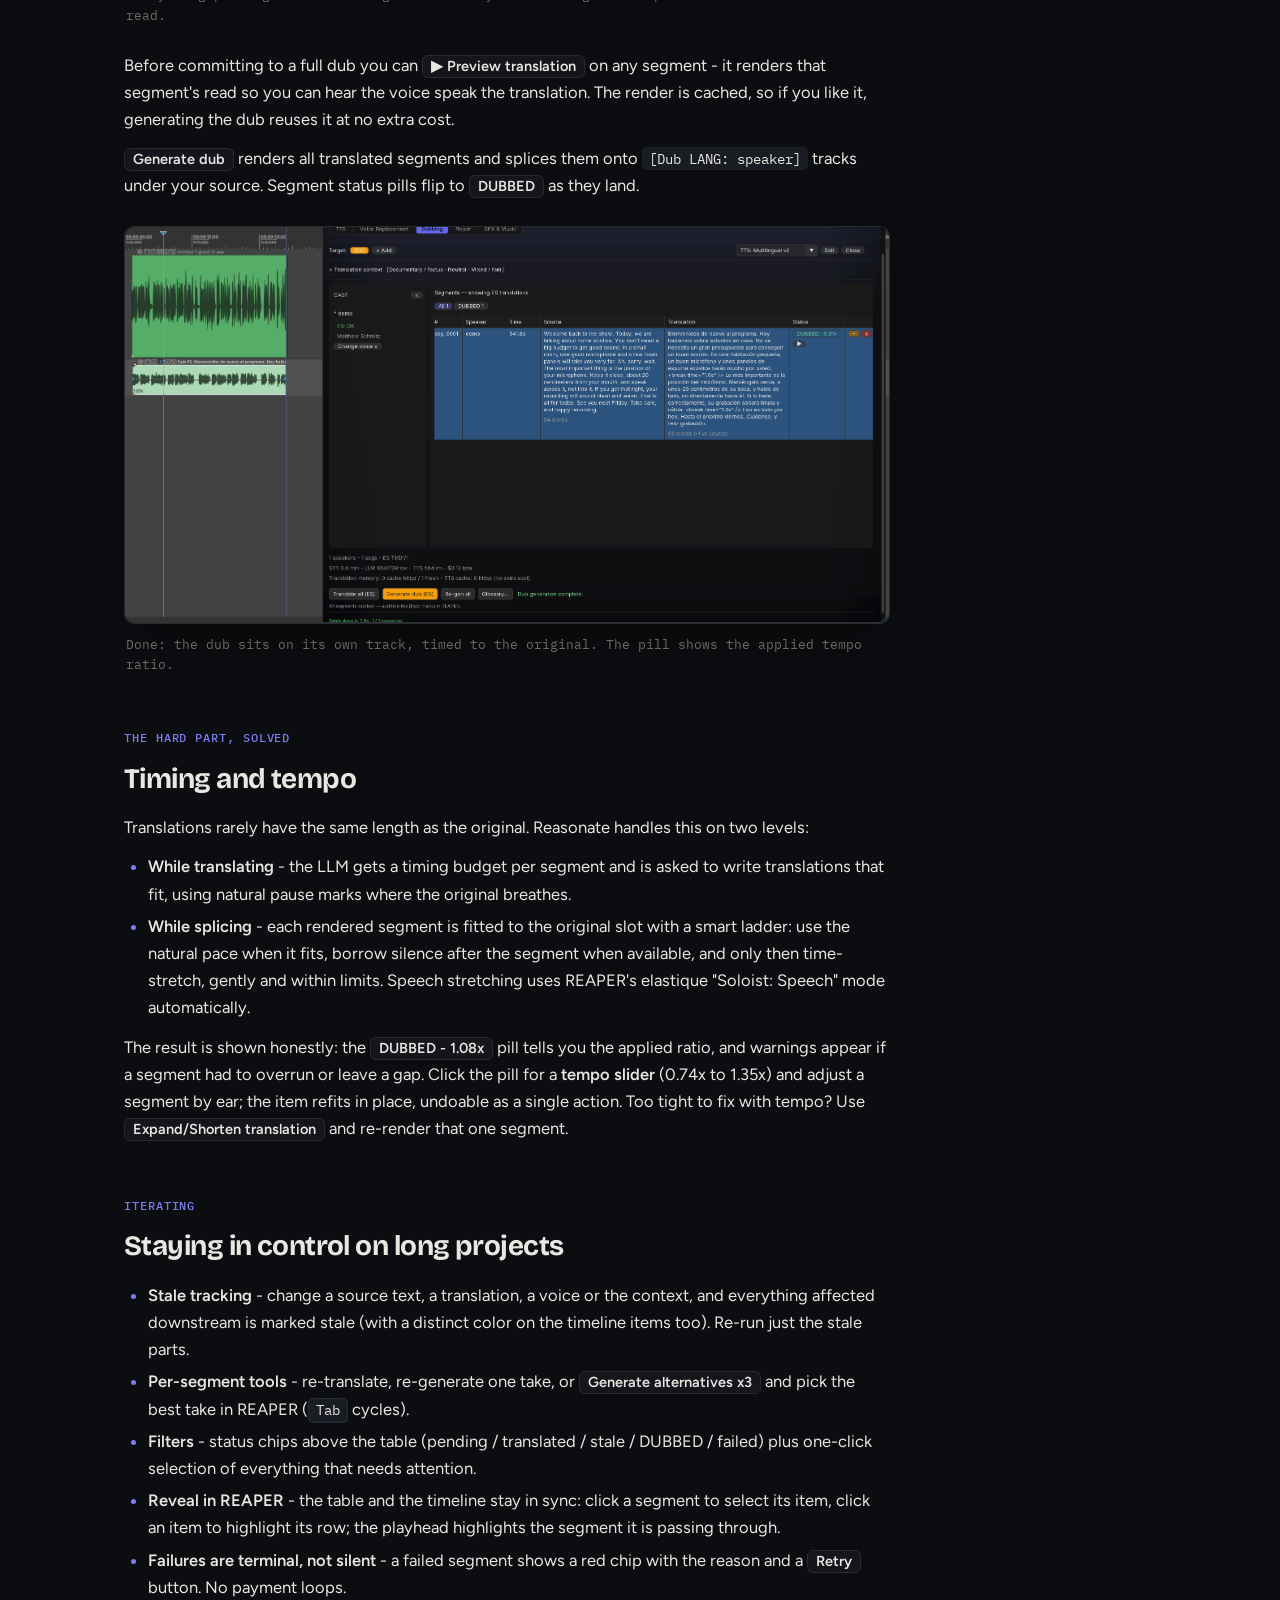
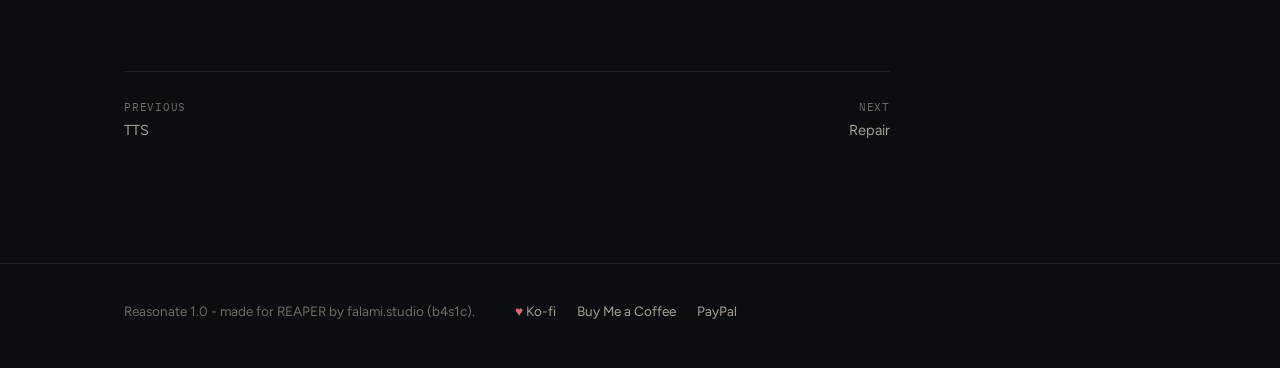
<file: docs/guide/dubbing.html>
<!DOCTYPE html>
<html lang="en">
<head>
<meta charset="utf-8">
<meta name="viewport" content="width=device-width, initial-scale=1">
<title>Dubbing - Reasonate User Guide</title>
<meta name="description" content="Dub your material into other languages inside REAPER: transcription, AI translation with your own LLM key, voice casting per speaker and time-fitted speech generation.">
<link rel="preconnect" href="https://fonts.googleapis.com">
<link rel="preconnect" href="https://fonts.gstatic.com" crossorigin>
<link href="https://fonts.googleapis.com/css2?family=Bricolage+Grotesque:wght@600;700&family=Figtree:wght@400;500;600&family=IBM+Plex+Mono:wght@400;500;600&display=swap" rel="stylesheet">
<link rel="stylesheet" href="guide.css">
</head>
<body data-accent="dubbing">

<nav class="nav">
  <div class="nav-inner">
    <a class="wordmark" href="index.html">Reasonate<span class="guide-tag">User Guide</span></a>
    <div class="nav-links">
      <a href="tts.html"><span class="dot dot-tts"></span>TTS</a>
      <a href="voice-replacement.html"><span class="dot dot-vr"></span>Voice Replacement</a>
      <a class="active" href="dubbing.html"><span class="dot dot-dubbing"></span>Dubbing</a>
      <a href="repair.html"><span class="dot dot-repair"></span>Repair</a>
      <a href="sfx-music.html"><span class="dot dot-sfx"></span>SFX &amp; Music</a>
      <a href="cast-registry.html">Cast Registry</a>
      <a href="settings.html">Settings</a>
      <a href="tips-costs.html">Tips &amp; Costs</a>
      <a href="troubleshooting.html">Help</a>
    </div>
  </div>
</nav>

<header class="hero">
  <div class="crumb">Mode 03 - Dubbing</div>
  <h1>Your material,<br>in any language.</h1>
  <p class="lede">Dubbing transcribes your audio, translates it with an LLM you control, and re-voices it segment by segment - timed to the original, speaker by speaker, in as many target languages as the project needs. Every step is inspectable and editable; nothing is a black box.</p>
</header>

<main class="page with-toc">
<div>

<div class="facts">
  <div><span class="k">Source</span><span class="v">Mixed file or multi-track</span></div>
  <div><span class="k">Languages</span><span class="v">Any, several per project</span></div>
  <div><span class="k">Translation</span><span class="v">Your own LLM key</span></div>
  <div><span class="k">Output</span><span class="v">[Dub LANG: speaker] tracks</span></div>
  <div><span class="k">Timing</span><span class="v">Fitted to the original</span></div>
</div>

<section id="pipeline">
  <h2><span class="kicker">Overview</span>How a dub comes together</h2>
  <p>A dubbing project moves through clear phases. You are in control at each gate:</p>
  <ol>
    <li><strong>Transcribe</strong> - speech-to-text with word timing and speaker detection (files over 8 minutes are split at silences automatically).</li>
    <li><strong>Identify speakers</strong> - you confirm who is who; detected voices become named characters.</li>
    <li><strong>Cast voices</strong> - assign a target-language voice to each character (library pick, clone, similar-search or design-from-prompt).</li>
    <li><strong>Translate</strong> - segments go through your LLM with your context, style and glossary.</li>
    <li><strong>Generate dub</strong> - each segment is rendered and spliced onto its speaker's dub track, stretched intelligently to fit the original timing.</li>
  </ol>
  <p class="dim">The status line at the bottom of the panel always shows the current phase, per-language progress counters and a live cost ticker.</p>
</section>

<figure class="shot">
  <iframe src="https://www.youtube-nocookie.com/embed/Ylk-2AjSqFw" title="Reasonate dubbing demo" allow="accelerometer; encrypted-media; picture-in-picture" allowfullscreen></iframe>
  <figcaption>Two-minute demo: one podcast in, a dubbed language out, on the timeline.</figcaption>
</figure>

<section id="start">
  <h2><span class="kicker">Step 1</span>Start the project</h2>
  <figure class="shot narrow">
    <img src="img/dubbing-start-project.png" alt="Start Dubbing Project modal: source selection, target language chips, TTS model, style preset and Voice Isolator option" loading="lazy">
    <figcaption>One modal defines the project: source, languages, model, style.</figcaption>
  </figure>
  <ul>
    <li><strong>Source</strong> - either a <em>single mixed file</em> (the item selected in REAPER; speakers are detected automatically) or a <em>multi-track session</em> (each selected track is one speaker; no length limit and no detection needed).</li>
    <li><strong>Target languages</strong> - toggle any number of language chips, or add a custom ISO 639-1 code. More languages can be added later with <span class="ui">+ Add</span>.</li>
    <li><strong>Style preset</strong> - tells the translator what kind of material this is. Thirteen presets ship with Reasonate (drama, documentary, podcast, comedy, kids, corporate...), and you can save your own; the preset prefills the translation context, which you can edit at any time.</li>
    <li><strong>Voice Isolator</strong> - optional pre-clean of the source before transcription.</li>
  </ul>
  <figure class="shot narrow">
    <img src="img/dubbing-style-presets.png" alt="Style preset dropdown listing options like Drama, Period drama, Comedy, Thriller, Kids, Documentary, Podcast, News" loading="lazy">
    <figcaption>Style presets seed the translation brief.</figcaption>
  </figure>
</section>

<section id="speakers">
  <h2><span class="kicker">Step 2</span>Identify speakers</h2>
  <p>After transcription, Reasonate shows every voice it detected, with a play button and a text sample per chunk. Your job: map each detected voice to a character. For a single-chunk file this is mostly pre-filled; for long, chunked material you make sure that "speaker_0 in chunk 1" and "speaker_2 in chunk 3" both point to the same person.</p>
  <figure class="shot narrow">
    <img src="img/dubbing-identify-speakers.png" alt="Identify speakers modal mapping detected voices to characters, with play buttons and word counts" loading="lazy">
    <figcaption>Confirm who is who before any credits are spent on translation.</figcaption>
  </figure>
</section>

<section id="cast">
  <h2><span class="kicker">Step 3</span>Cast the voices</h2>
  <p>The <strong>CAST</strong> sidebar lists your characters. Each needs a voice for each target language. Four ways to get one:</p>
  <ul>
    <li><span class="ui">Pick voice...</span> - choose from your ElevenLabs library.</li>
    <li><span class="ui">Clone from item</span> - train an instant voice clone from the speaker's own audio (select their clean section in REAPER first). The dub then keeps the original person's timbre.</li>
    <li><span class="ui">Find similar from item</span> - let ElevenLabs suggest library voices that sound like the original speaker.</li>
    <li><span class="ui">Design voice from prompt</span> - describe a voice ("warm female narrator, 40s, slight rasp") and pick from generated previews.</li>
  </ul>
  <div class="callout">
    <span class="label">Cast Registry</span>
    <p>Characters and their voices sync automatically to the project's <a href="cast-registry.html">Cast Registry</a>. If the registry already knows a character (say, from Repair), a <span class="ui">Match cast (N)</span> button appears with suggestions - you review them in a modal and apply only what you check. And when you add another target language, the new language quietly inherits the cast you already built.</p>
  </div>
</section>

<section id="context">
  <h2><span class="kicker">Step 4</span>Context, style and glossary</h2>
  <p>The collapsible <span class="ui">Translation context</span> section above the table is your director's brief to the translator: tone, era, audience, medium and formality dropdowns, plus a free-text field for anything else ("keep the jokes; audience is teenagers; brand names stay English").</p>
  <p><span class="ui">Glossary...</span> holds three lists that keep long projects consistent: <strong>characters</strong> (names and descriptions), <strong>terms</strong> (translate X as Y), and <strong>do-not-translate</strong> (product names, catchphrases).</p>
  <p class="dim">Editing context or glossary marks affected translations as stale - you will see exactly what needs a re-run, and nothing re-translates behind your back.</p>
  <div class="callout cost">
    <span class="label">Bring your own LLM</span>
    <p>Translation runs on your own key: Anthropic, OpenAI, Gemini, DeepSeek, Grok or Mistral (configure in <a href="settings.html#ai">Settings &rarr; AI</a>). Costs are token-based and shown live in the ticker. Anthropic users can enable prompt caching for large projects - repeat context comes at a fraction of the price.</p>
  </div>
</section>

<section id="translate-generate">
  <h2><span class="kicker">Step 5</span>Translate, review, generate</h2>
  <figure class="shot">
    <img src="img/dubbing-translating.png" alt="Dubbing panel with CAST sidebar showing voice options for a speaker, the segments table with a pending segment, and the translation pump running" loading="lazy">
    <figcaption>Translation running: segments fill in as the pump works, with live counters below.</figcaption>
  </figure>
  <p><span class="ui">Translate all</span> processes every pending segment (three at a time, with automatic retry on rate limits). Then read - the table shows source and translation side by side. Edit anything: double-click a cell to edit text in place, or open the full <strong>Inspector</strong> for a segment (double-click the row) to edit source, translation and a per-segment director's note.</p>
  <figure class="shot">
    <img src="img/dubbing-segment-menu.png" alt="Right-click menu on a segment: open inspector, reveal in REAPER, edit source or translation, preview translation, re-translate, re-generate, alternatives, reassign speaker, merge segments" loading="lazy">
    <figcaption>Everything per segment is one right-click away - including a free preview of the translated read.</figcaption>
  </figure>
  <p>Before committing to a full dub you can <span class="ui">&#9654; Preview translation</span> on any segment - it renders that segment's read so you can hear the voice speak the translation. The render is cached, so if you like it, generating the dub reuses it at no extra cost.</p>
  <p><span class="ui">Generate dub</span> renders all translated segments and splices them onto <code>[Dub LANG: speaker]</code> tracks under your source. Segment status pills flip to <span class="ui">DUBBED</span> as they land.</p>
  <figure class="shot">
    <img src="img/dubbing-dubbed.png" alt="Completed dub: the Spanish dub item on its own track in REAPER, segment marked DUBBED 0.91x, cost summary and cache statistics at the bottom" loading="lazy">
    <figcaption>Done: the dub sits on its own track, timed to the original. The pill shows the applied tempo ratio.</figcaption>
  </figure>
</section>

<section id="timing">
  <h2><span class="kicker">The hard part, solved</span>Timing and tempo</h2>
  <p>Translations rarely have the same length as the original. Reasonate handles this on two levels:</p>
  <ul>
    <li><strong>While translating</strong> - the LLM gets a timing budget per segment and is asked to write translations that fit, using natural pause marks where the original breathes.</li>
    <li><strong>While splicing</strong> - each rendered segment is fitted to the original slot with a smart ladder: use the natural pace when it fits, borrow silence after the segment when available, and only then time-stretch, gently and within limits. Speech stretching uses REAPER's elastique "Soloist: Speech" mode automatically.</li>
  </ul>
  <p>The result is shown honestly: the <span class="ui">DUBBED - 1.08x</span> pill tells you the applied ratio, and warnings appear if a segment had to overrun or leave a gap. Click the pill for a <strong>tempo slider</strong> (0.74x to 1.35x) and adjust a segment by ear; the item refits in place, undoable as a single action. Too tight to fix with tempo? Use <span class="ui">Expand/Shorten translation</span> and re-render that one segment.</p>
</section>

<section id="iterating">
  <h2><span class="kicker">Iterating</span>Staying in control on long projects</h2>
  <ul>
    <li><strong>Stale tracking</strong> - change a source text, a translation, a voice or the context, and everything affected downstream is marked stale (with a distinct color on the timeline items too). Re-run just the stale parts.</li>
    <li><strong>Per-segment tools</strong> - re-translate, re-generate one take, or <span class="ui">Generate alternatives x3</span> and pick the best take in REAPER (<kbd>Tab</kbd> cycles).</li>
    <li><strong>Filters</strong> - status chips above the table (pending / translated / stale / DUBBED / failed) plus one-click selection of everything that needs attention.</li>
    <li><strong>Reveal in REAPER</strong> - the table and the timeline stay in sync: click a segment to select its item, click an item to highlight its row; the playhead highlights the segment it is passing through.</li>
    <li><strong>Failures are terminal, not silent</strong> - a failed segment shows a red chip with the reason and a <span class="ui">Retry</span> button. No payment loops.</li>
  </ul>
</section>

<div class="pager">
  <a class="prev" href="tts.html"><span>Previous</span>TTS</a>
  <a class="next" href="repair.html"><span>Next</span>Repair</a>
</div>

</div>

<aside class="toc">
  <div class="toc-title">On this page</div>
  <a href="#pipeline">Overview</a>
  <a href="#start">1. Start the project</a>
  <a href="#speakers">2. Identify speakers</a>
  <a href="#cast">3. Cast the voices</a>
  <a href="#context">4. Context &amp; glossary</a>
  <a href="#translate-generate">5. Translate &amp; generate</a>
  <a href="#timing">Timing &amp; tempo</a>
  <a href="#iterating">Iterating</a>
</aside>

</main>

<footer>
  <div class="footer-inner">
    <div>Reasonate 1.0 - made for REAPER by falami.studio (b4s1c).</div>
    <div class="support">
      <span class="heart">&hearts;</span>
      <a href="https://ko-fi.com/quickmd" target="_blank" rel="noopener">Ko-fi</a>
      <a href="https://buymeacoffee.com/bsroczynskh" target="_blank" rel="noopener">Buy Me a Coffee</a>
      <a href="https://paypal.me/b451c" target="_blank" rel="noopener">PayPal</a>
    </div>
  </div>
</footer>

</body>
</html>
</file>
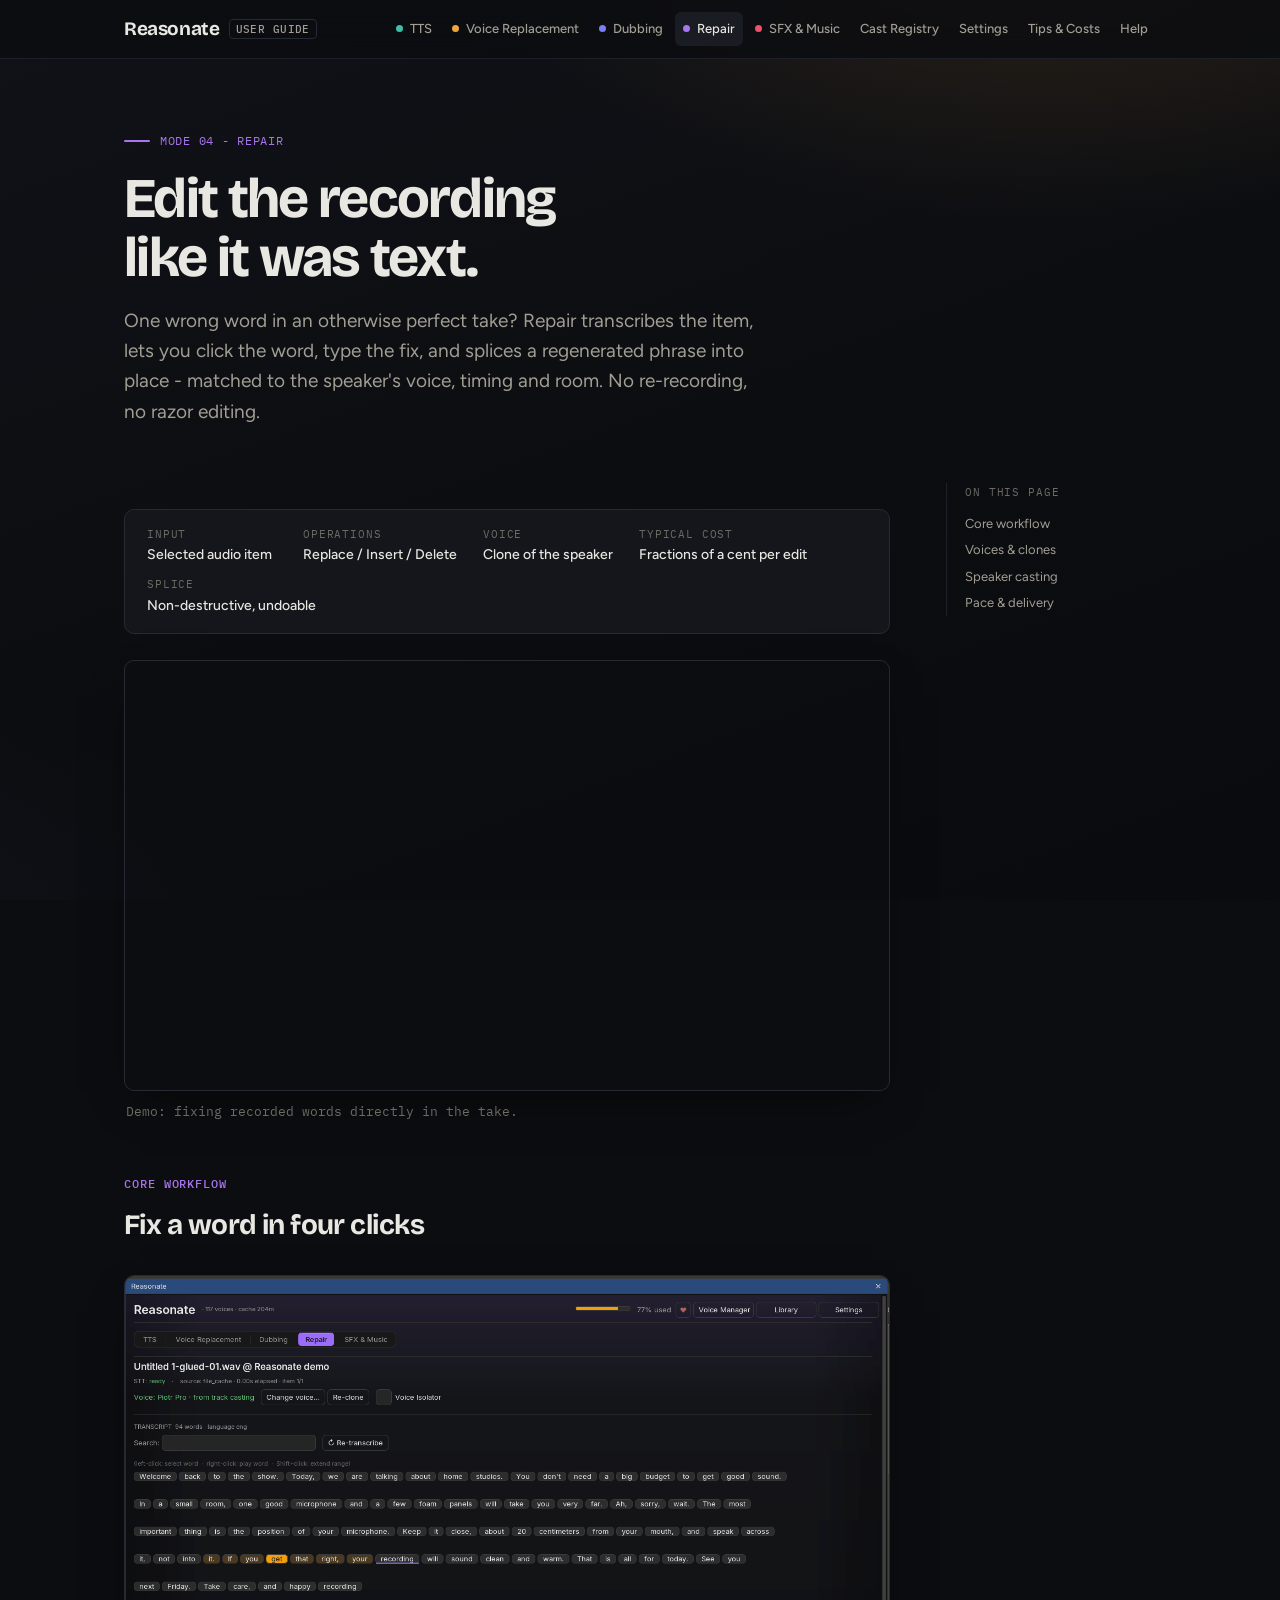
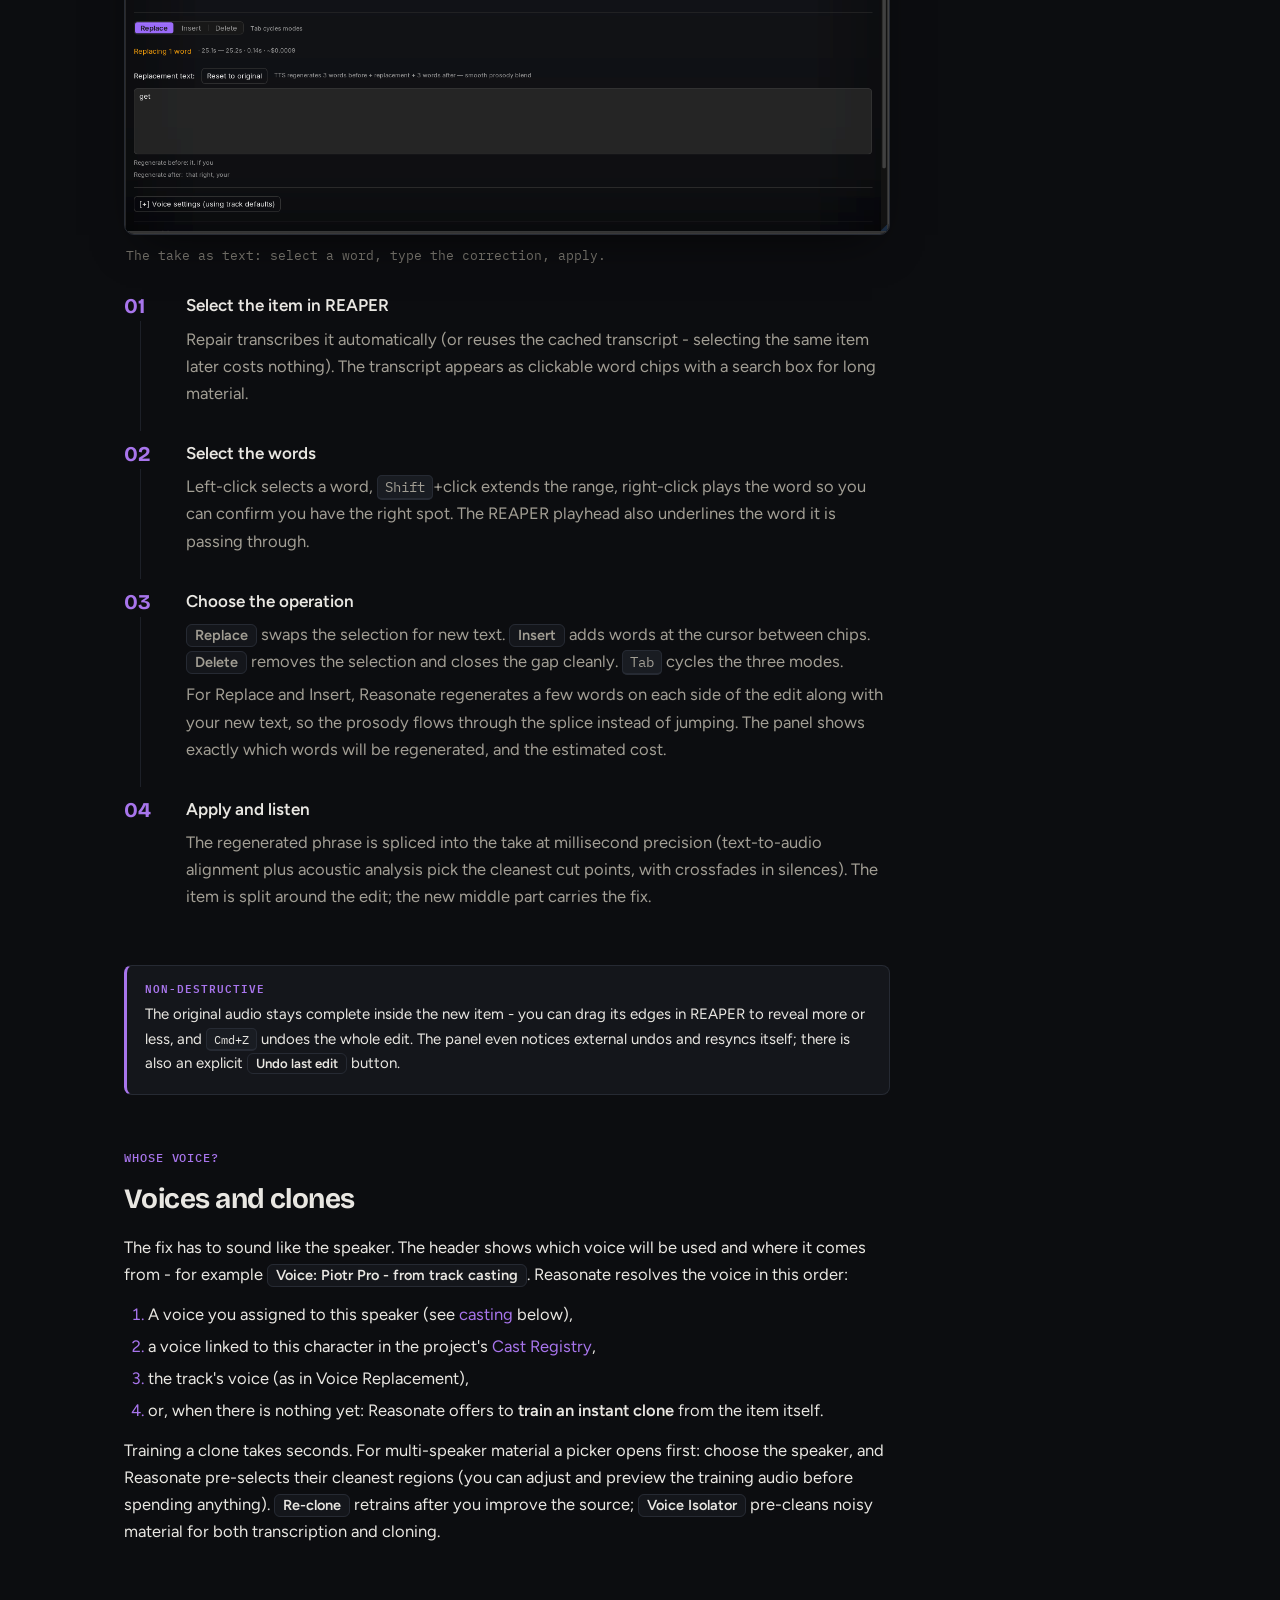
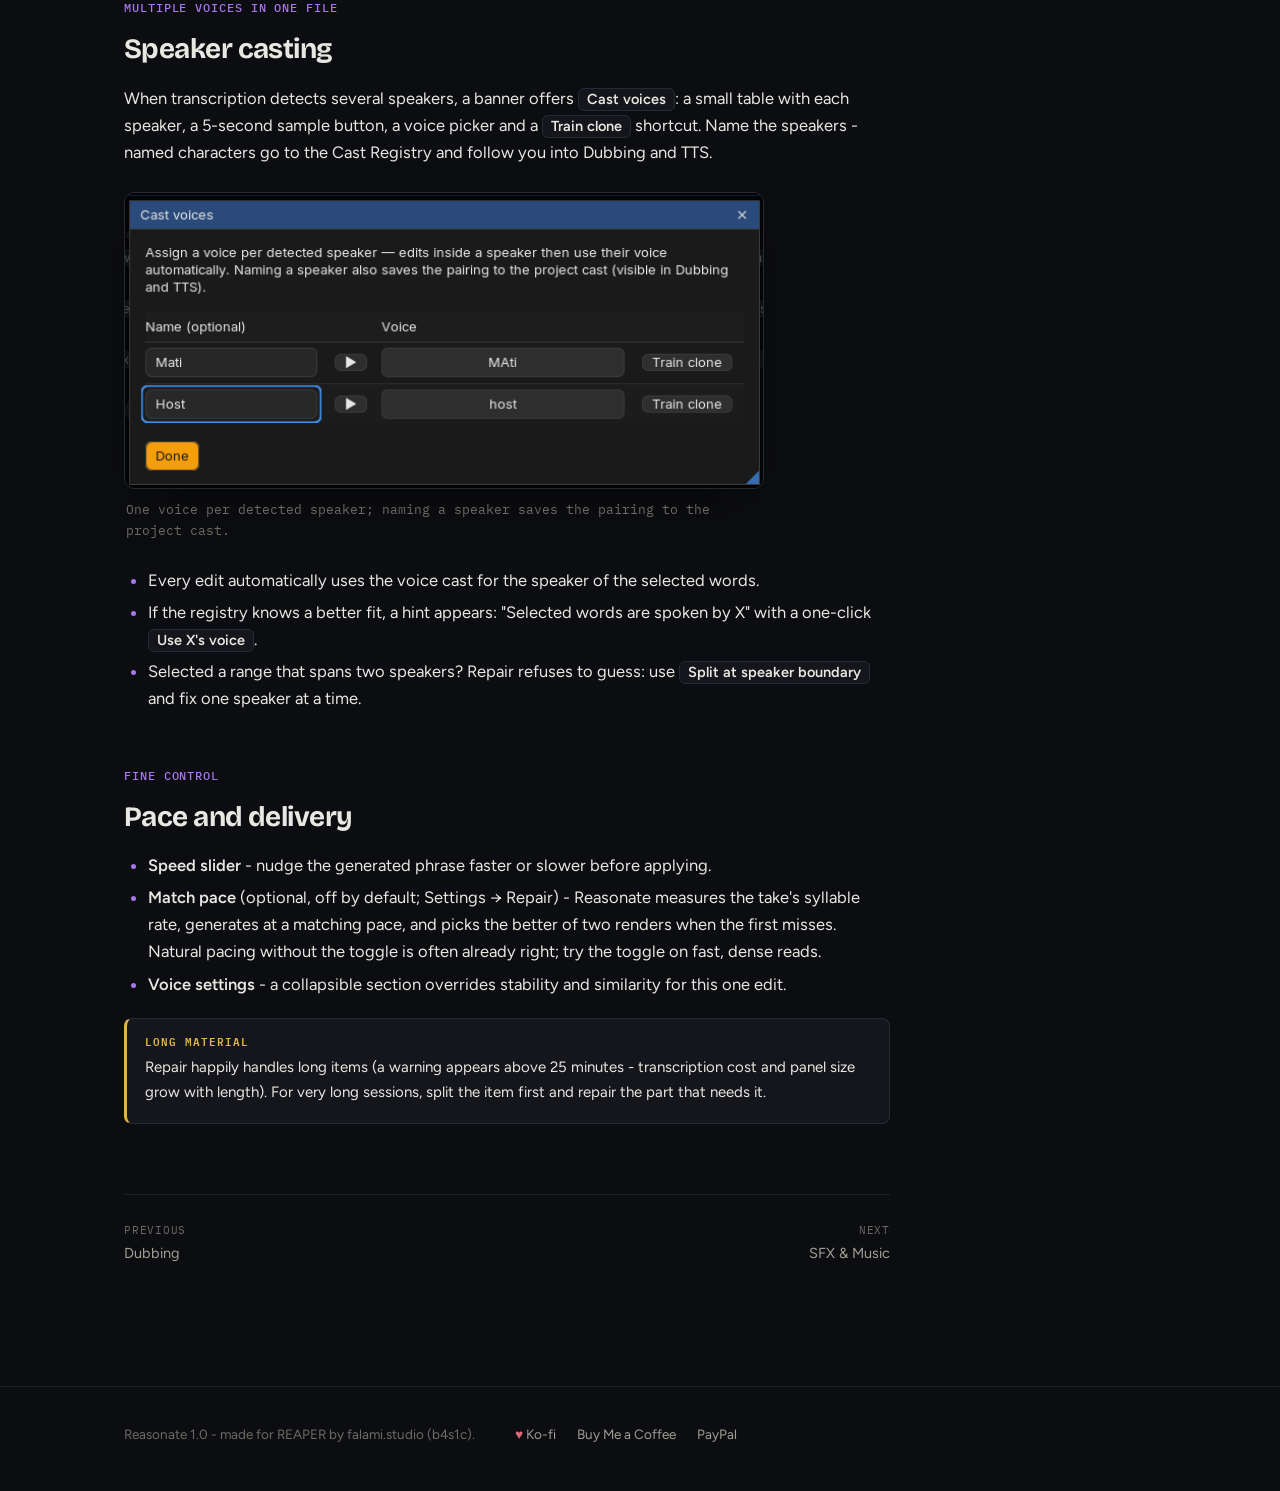
<file: docs/guide/repair.html>
<!DOCTYPE html>
<html lang="en">
<head>
<meta charset="utf-8">
<meta name="viewport" content="width=device-width, initial-scale=1">
<title>Repair - Reasonate User Guide</title>
<meta name="description" content="Fix single words in a finished take: click words in a transcript, type the correction, and Reasonate splices a regenerated phrase seamlessly into the recording.">
<link rel="preconnect" href="https://fonts.googleapis.com">
<link rel="preconnect" href="https://fonts.gstatic.com" crossorigin>
<link href="https://fonts.googleapis.com/css2?family=Bricolage+Grotesque:wght@600;700&family=Figtree:wght@400;500;600&family=IBM+Plex+Mono:wght@400;500;600&display=swap" rel="stylesheet">
<link rel="stylesheet" href="guide.css">
</head>
<body data-accent="repair">

<nav class="nav">
  <div class="nav-inner">
    <a class="wordmark" href="index.html">Reasonate<span class="guide-tag">User Guide</span></a>
    <div class="nav-links">
      <a href="tts.html"><span class="dot dot-tts"></span>TTS</a>
      <a href="voice-replacement.html"><span class="dot dot-vr"></span>Voice Replacement</a>
      <a href="dubbing.html"><span class="dot dot-dubbing"></span>Dubbing</a>
      <a class="active" href="repair.html"><span class="dot dot-repair"></span>Repair</a>
      <a href="sfx-music.html"><span class="dot dot-sfx"></span>SFX &amp; Music</a>
      <a href="cast-registry.html">Cast Registry</a>
      <a href="settings.html">Settings</a>
      <a href="tips-costs.html">Tips &amp; Costs</a>
      <a href="troubleshooting.html">Help</a>
    </div>
  </div>
</nav>

<header class="hero">
  <div class="crumb">Mode 04 - Repair</div>
  <h1>Edit the recording<br>like it was text.</h1>
  <p class="lede">One wrong word in an otherwise perfect take? Repair transcribes the item, lets you click the word, type the fix, and splices a regenerated phrase into place - matched to the speaker's voice, timing and room. No re-recording, no razor editing.</p>
</header>

<main class="page with-toc">
<div>

<div class="facts">
  <div><span class="k">Input</span><span class="v">Selected audio item</span></div>
  <div><span class="k">Operations</span><span class="v">Replace / Insert / Delete</span></div>
  <div><span class="k">Voice</span><span class="v">Clone of the speaker</span></div>
  <div><span class="k">Typical cost</span><span class="v">Fractions of a cent per edit</span></div>
  <div><span class="k">Splice</span><span class="v">Non-destructive, undoable</span></div>
</div>

<figure class="shot">
  <iframe src="https://www.youtube-nocookie.com/embed/G2dmBMcbh-8" title="Reasonate repair demo" allow="accelerometer; encrypted-media; picture-in-picture" allowfullscreen></iframe>
  <figcaption>Demo: fixing recorded words directly in the take.</figcaption>
</figure>

<section id="workflow">
  <h2><span class="kicker">Core workflow</span>Fix a word in four clicks</h2>

  <figure class="shot">
    <img src="img/repair-replace.png" alt="Repair mode: the transcript as clickable word chips, a selected word, the Replace panel with replacement text and the context that will be regenerated" loading="lazy">
    <figcaption>The take as text: select a word, type the correction, apply.</figcaption>
  </figure>

  <ol class="steps">
    <li>
      <strong>Select the item in REAPER</strong>
      <p>Repair transcribes it automatically (or reuses the cached transcript - selecting the same item later costs nothing). The transcript appears as clickable word chips with a search box for long material.</p>
    </li>
    <li>
      <strong>Select the words</strong>
      <p>Left-click selects a word, <kbd>Shift</kbd>+click extends the range, right-click plays the word so you can confirm you have the right spot. The REAPER playhead also underlines the word it is passing through.</p>
    </li>
    <li>
      <strong>Choose the operation</strong>
      <p><span class="ui">Replace</span> swaps the selection for new text. <span class="ui">Insert</span> adds words at the cursor between chips. <span class="ui">Delete</span> removes the selection and closes the gap cleanly. <kbd>Tab</kbd> cycles the three modes.</p>
      <p class="dim">For Replace and Insert, Reasonate regenerates a few words on each side of the edit along with your new text, so the prosody flows through the splice instead of jumping. The panel shows exactly which words will be regenerated, and the estimated cost.</p>
    </li>
    <li>
      <strong>Apply and listen</strong>
      <p>The regenerated phrase is spliced into the take at millisecond precision (text-to-audio alignment plus acoustic analysis pick the cleanest cut points, with crossfades in silences). The item is split around the edit; the new middle part carries the fix.</p>
    </li>
  </ol>

  <div class="callout">
    <span class="label">Non-destructive</span>
    <p>The original audio stays complete inside the new item - you can drag its edges in REAPER to reveal more or less, and <kbd>Cmd+Z</kbd> undoes the whole edit. The panel even notices external undos and resyncs itself; there is also an explicit <span class="ui">Undo last edit</span> button.</p>
  </div>
</section>

<section id="voice">
  <h2><span class="kicker">Whose voice?</span>Voices and clones</h2>
  <p>The fix has to sound like the speaker. The header shows which voice will be used and where it comes from - for example <span class="ui">Voice: Piotr Pro - from track casting</span>. Reasonate resolves the voice in this order:</p>
  <ol>
    <li>A voice you assigned to this speaker (see <a href="#speakers">casting</a> below),</li>
    <li>a voice linked to this character in the project's <a href="cast-registry.html">Cast Registry</a>,</li>
    <li>the track's voice (as in Voice Replacement),</li>
    <li>or, when there is nothing yet: Reasonate offers to <strong>train an instant clone</strong> from the item itself.</li>
  </ol>
  <p>Training a clone takes seconds. For multi-speaker material a picker opens first: choose the speaker, and Reasonate pre-selects their cleanest regions (you can adjust and preview the training audio before spending anything). <span class="ui">Re-clone</span> retrains after you improve the source; <span class="ui">Voice Isolator</span> pre-cleans noisy material for both transcription and cloning.</p>
</section>

<section id="speakers">
  <h2><span class="kicker">Multiple voices in one file</span>Speaker casting</h2>
  <p>When transcription detects several speakers, a banner offers <span class="ui">Cast voices</span>: a small table with each speaker, a 5-second sample button, a voice picker and a <span class="ui">Train clone</span> shortcut. Name the speakers - named characters go to the Cast Registry and follow you into Dubbing and TTS.</p>
  <figure class="shot narrow">
    <img src="img/repair-cast-voices.png" alt="Cast voices modal in Repair: two named speakers with a sample play button, an assigned voice and a Train clone button each" loading="lazy">
    <figcaption>One voice per detected speaker; naming a speaker saves the pairing to the project cast.</figcaption>
  </figure>
  <ul>
    <li>Every edit automatically uses the voice cast for the speaker of the selected words.</li>
    <li>If the registry knows a better fit, a hint appears: "Selected words are spoken by X" with a one-click <span class="ui">Use X's voice</span>.</li>
    <li>Selected a range that spans two speakers? Repair refuses to guess: use <span class="ui">Split at speaker boundary</span> and fix one speaker at a time.</li>
  </ul>
</section>

<section id="tempo">
  <h2><span class="kicker">Fine control</span>Pace and delivery</h2>
  <ul>
    <li><strong>Speed slider</strong> - nudge the generated phrase faster or slower before applying.</li>
    <li><strong>Match pace</strong> (optional, off by default; Settings &rarr; Repair) - Reasonate measures the take's syllable rate, generates at a matching pace, and picks the better of two renders when the first misses. Natural pacing without the toggle is often already right; try the toggle on fast, dense reads.</li>
    <li><strong>Voice settings</strong> - a collapsible section overrides stability and similarity for this one edit.</li>
  </ul>
  <div class="callout warn">
    <span class="label">Long material</span>
    <p>Repair happily handles long items (a warning appears above 25 minutes - transcription cost and panel size grow with length). For very long sessions, split the item first and repair the part that needs it.</p>
  </div>
</section>

<div class="pager">
  <a class="prev" href="dubbing.html"><span>Previous</span>Dubbing</a>
  <a class="next" href="sfx-music.html"><span>Next</span>SFX &amp; Music</a>
</div>

</div>

<aside class="toc">
  <div class="toc-title">On this page</div>
  <a href="#workflow">Core workflow</a>
  <a href="#voice">Voices &amp; clones</a>
  <a href="#speakers">Speaker casting</a>
  <a href="#tempo">Pace &amp; delivery</a>
</aside>

</main>

<footer>
  <div class="footer-inner">
    <div>Reasonate 1.0 - made for REAPER by falami.studio (b4s1c).</div>
    <div class="support">
      <span class="heart">&hearts;</span>
      <a href="https://ko-fi.com/quickmd" target="_blank" rel="noopener">Ko-fi</a>
      <a href="https://buymeacoffee.com/bsroczynskh" target="_blank" rel="noopener">Buy Me a Coffee</a>
      <a href="https://paypal.me/b451c" target="_blank" rel="noopener">PayPal</a>
    </div>
  </div>
</footer>

</body>
</html>
</file>
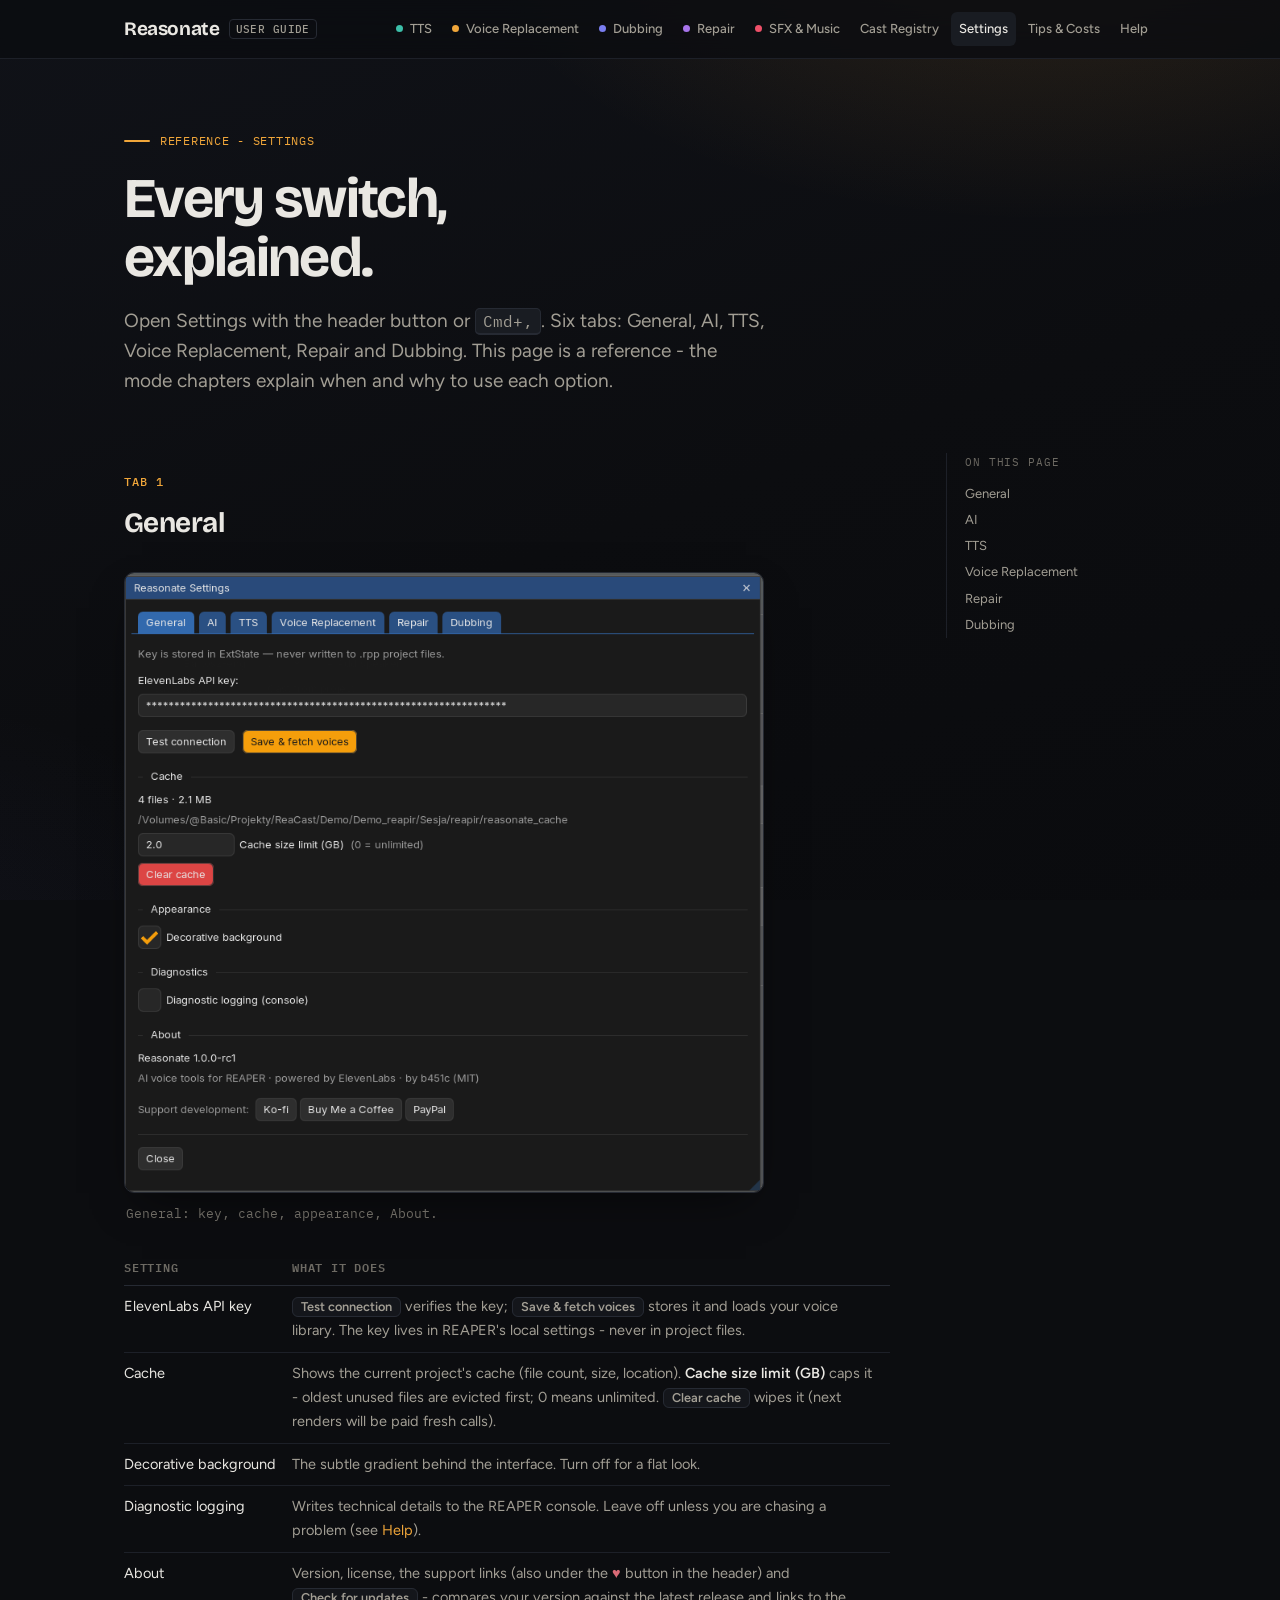
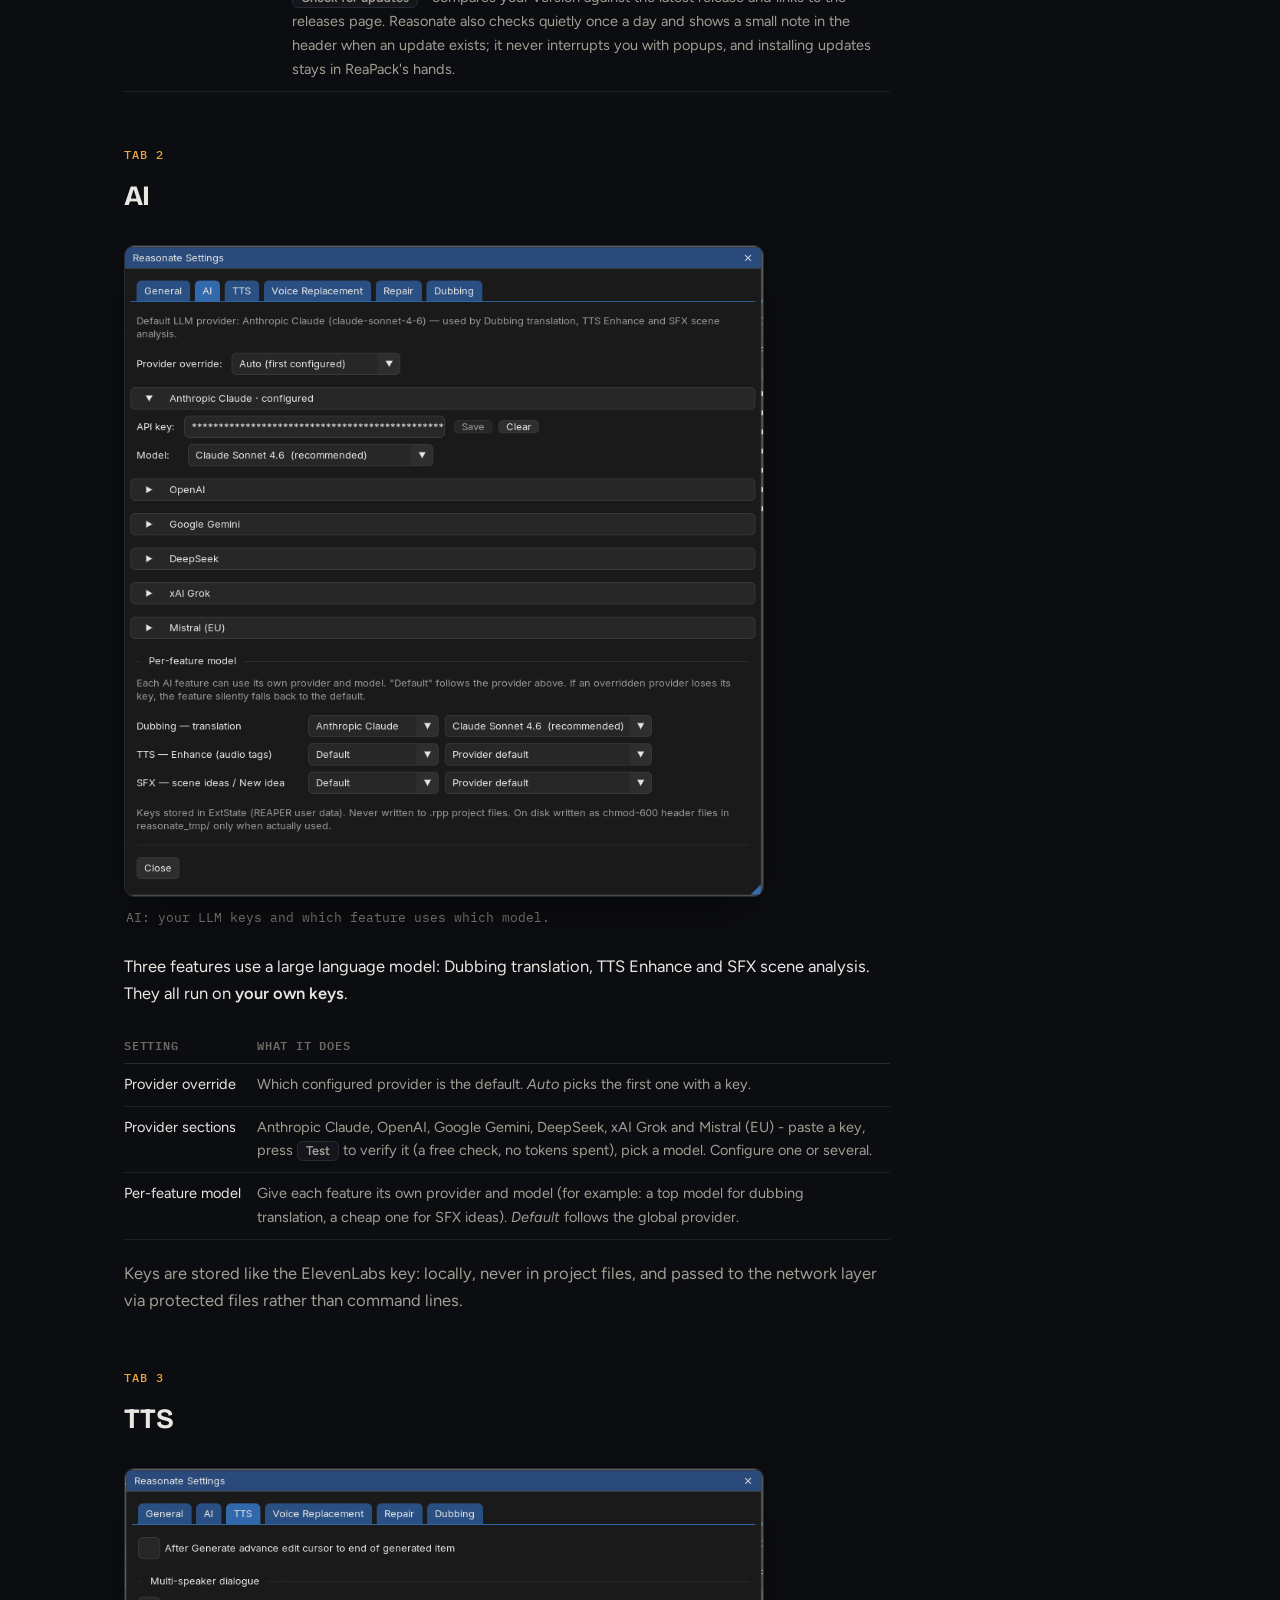
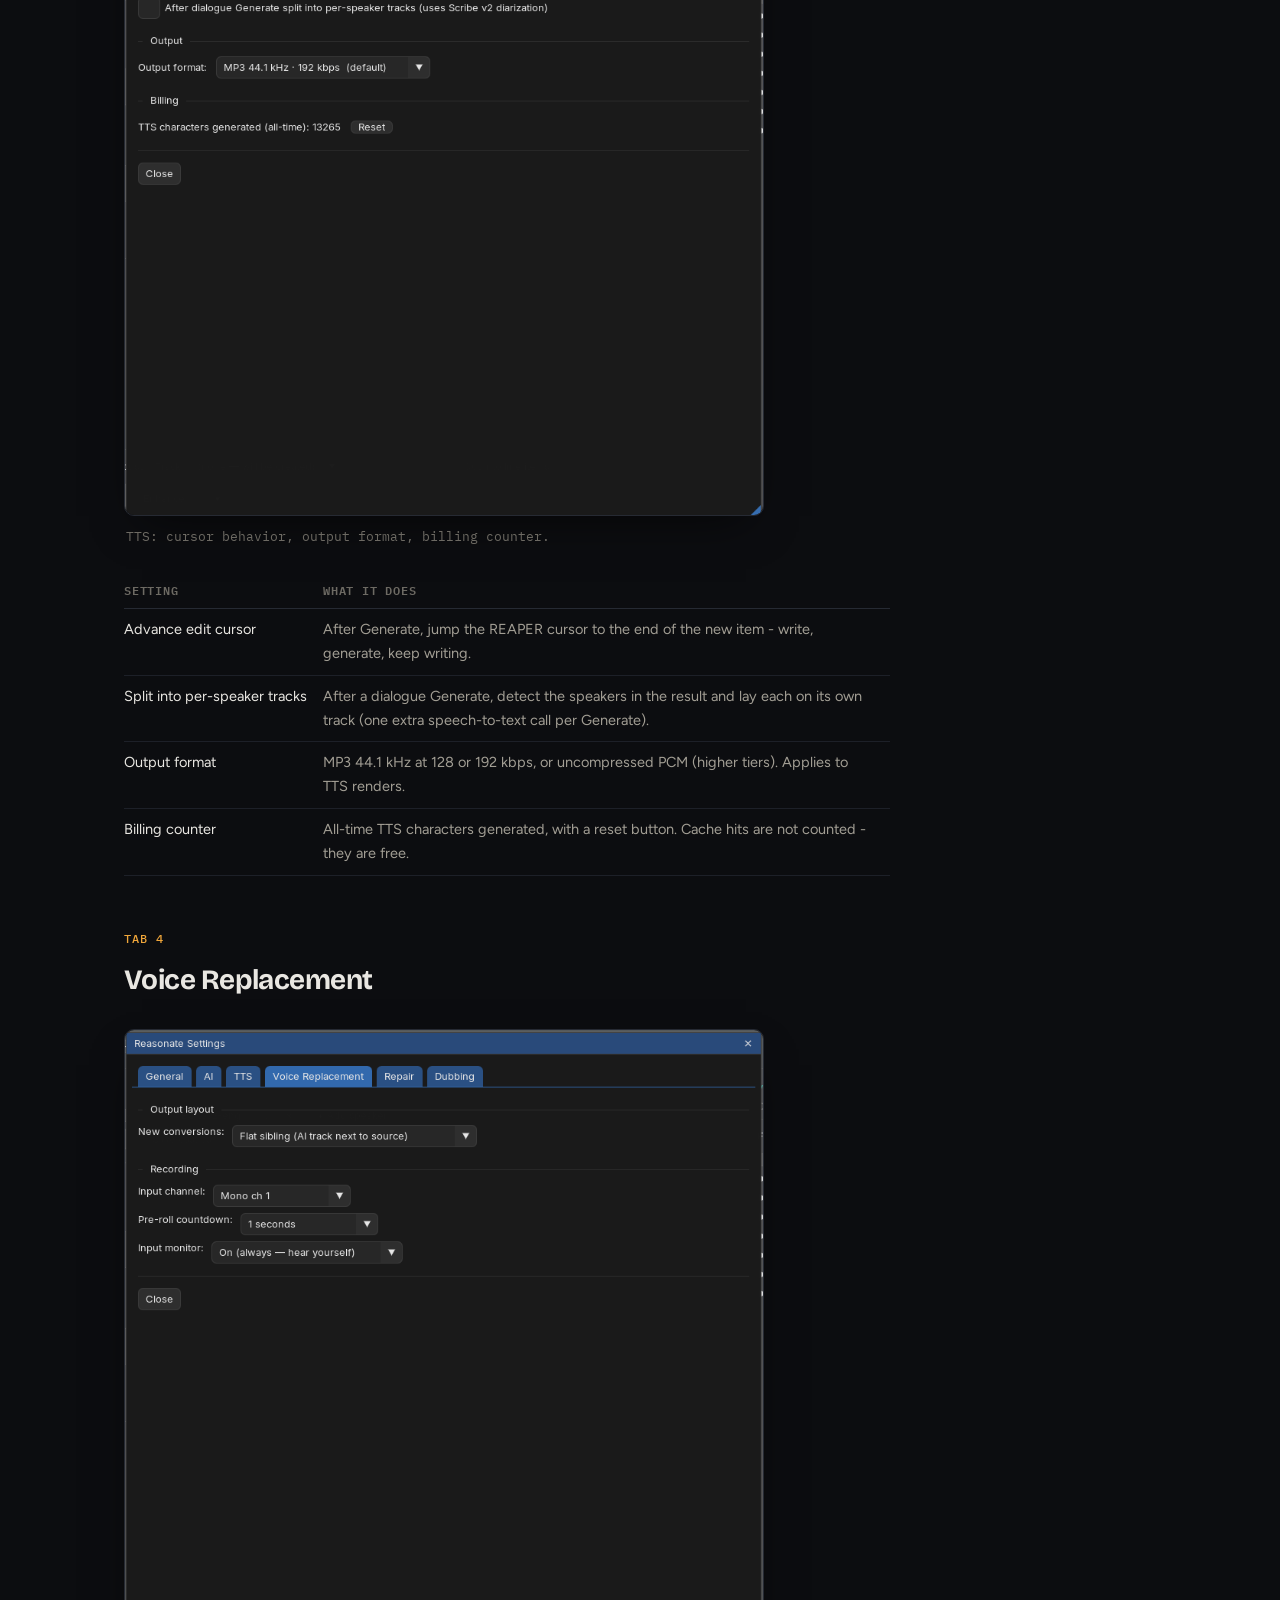
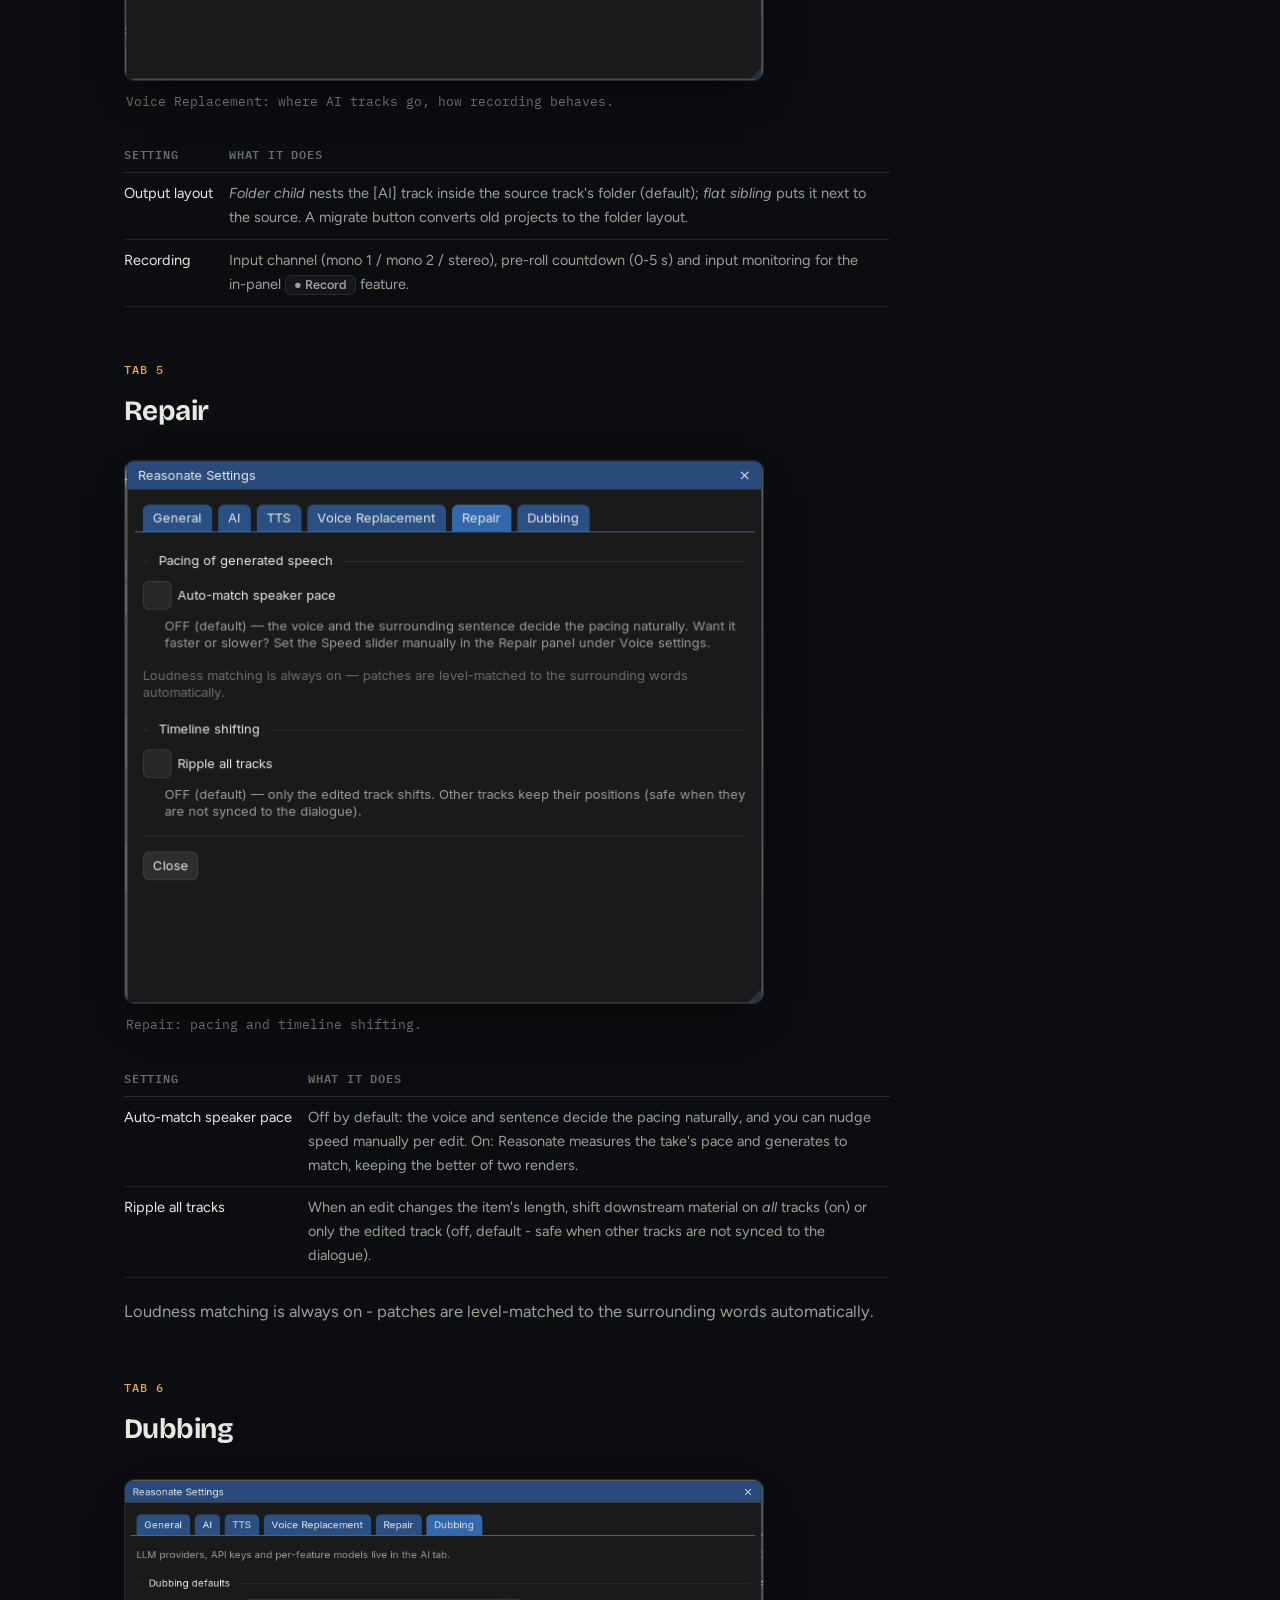
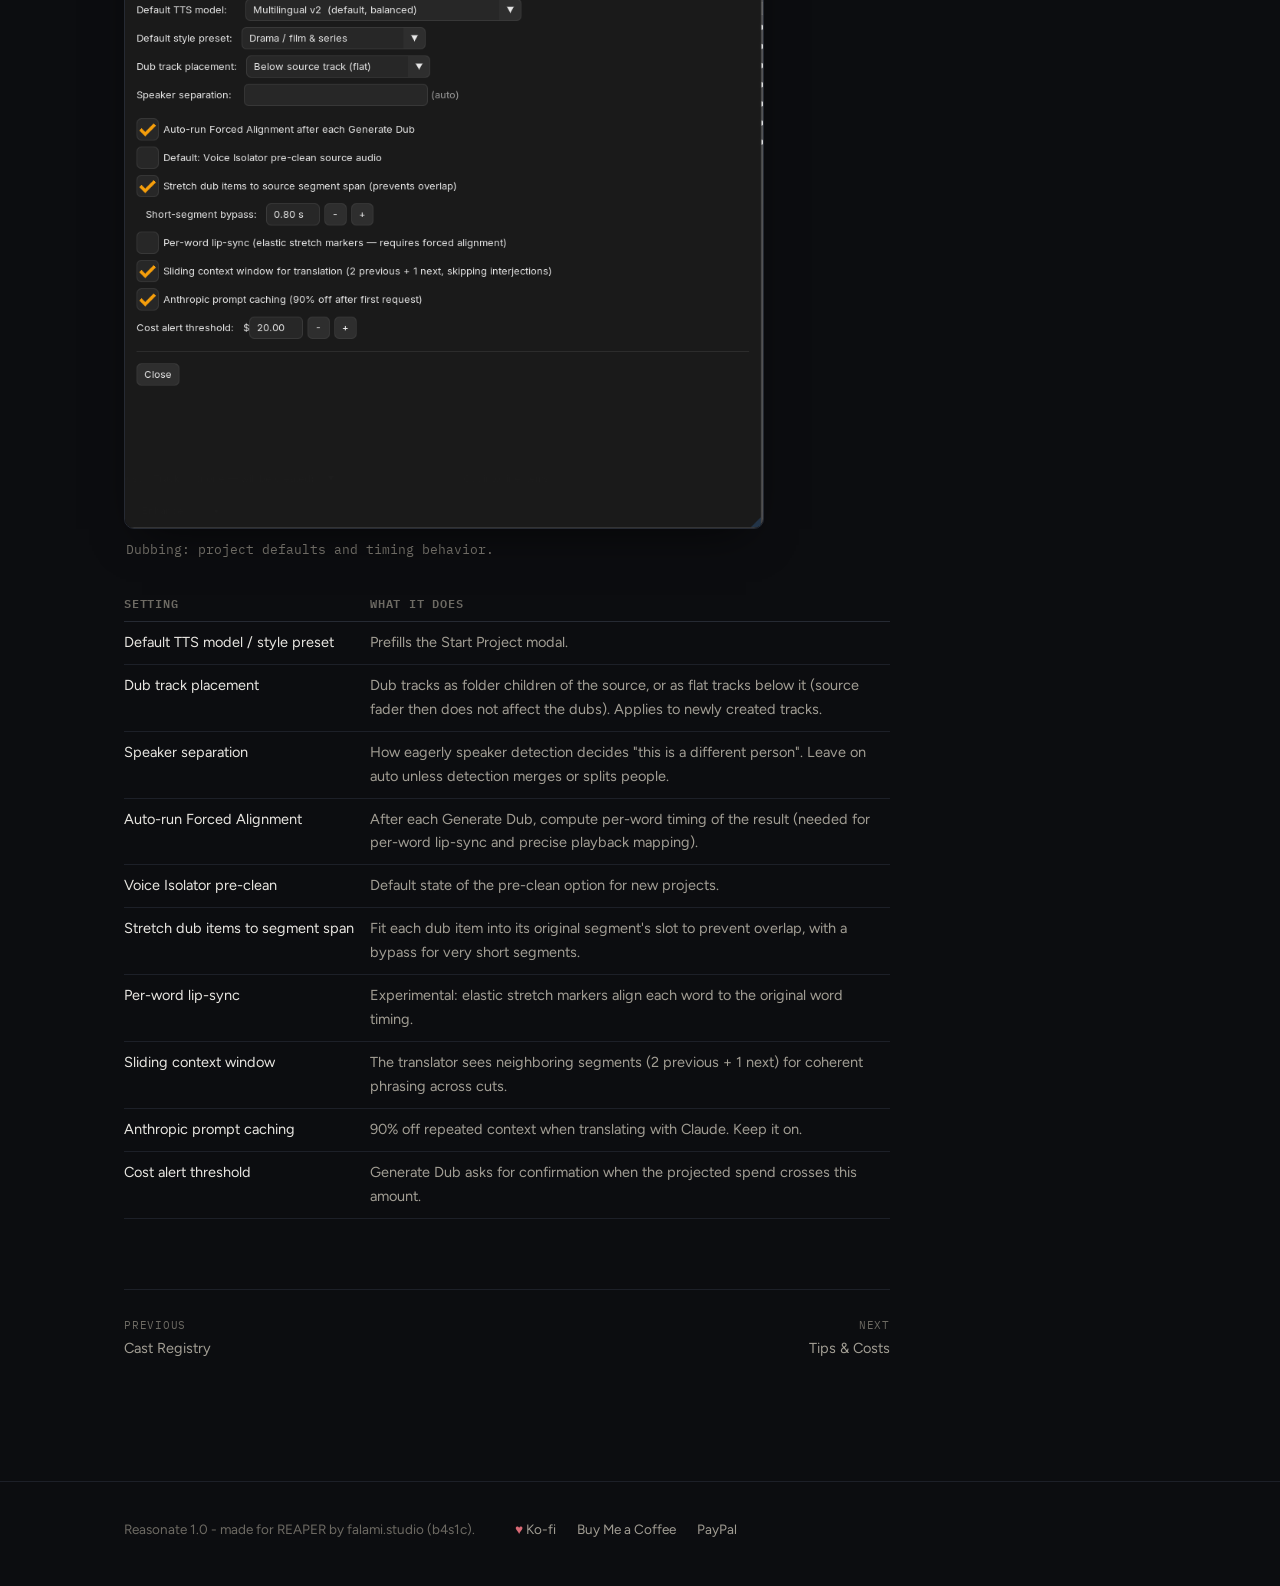
<file: docs/guide/settings.html>
<!DOCTYPE html>
<html lang="en">
<head>
<meta charset="utf-8">
<meta name="viewport" content="width=device-width, initial-scale=1">
<title>Settings - Reasonate User Guide</title>
<meta name="description" content="Reference for every Reasonate settings tab: API keys, cache, AI providers, TTS, Voice Replacement, Repair and Dubbing defaults.">
<link rel="preconnect" href="https://fonts.googleapis.com">
<link rel="preconnect" href="https://fonts.gstatic.com" crossorigin>
<link href="https://fonts.googleapis.com/css2?family=Bricolage+Grotesque:wght@600;700&family=Figtree:wght@400;500;600&family=IBM+Plex+Mono:wght@400;500;600&display=swap" rel="stylesheet">
<link rel="stylesheet" href="guide.css">
</head>
<body>

<nav class="nav">
  <div class="nav-inner">
    <a class="wordmark" href="index.html">Reasonate<span class="guide-tag">User Guide</span></a>
    <div class="nav-links">
      <a href="tts.html"><span class="dot dot-tts"></span>TTS</a>
      <a href="voice-replacement.html"><span class="dot dot-vr"></span>Voice Replacement</a>
      <a href="dubbing.html"><span class="dot dot-dubbing"></span>Dubbing</a>
      <a href="repair.html"><span class="dot dot-repair"></span>Repair</a>
      <a href="sfx-music.html"><span class="dot dot-sfx"></span>SFX &amp; Music</a>
      <a href="cast-registry.html">Cast Registry</a>
      <a class="active" href="settings.html">Settings</a>
      <a href="tips-costs.html">Tips &amp; Costs</a>
      <a href="troubleshooting.html">Help</a>
    </div>
  </div>
</nav>

<header class="hero">
  <div class="crumb">Reference - Settings</div>
  <h1>Every switch,<br>explained.</h1>
  <p class="lede">Open Settings with the header button or <kbd>Cmd+,</kbd>. Six tabs: General, AI, TTS, Voice Replacement, Repair and Dubbing. This page is a reference - the mode chapters explain when and why to use each option.</p>
</header>

<main class="page with-toc">
<div>

<section id="general">
  <h2><span class="kicker">Tab 1</span>General</h2>
  <figure class="shot narrow">
    <img src="img/settings-general.png" alt="Settings General tab: API key with Test and Save buttons, cache statistics and size limit, appearance and diagnostics toggles, About section with support buttons" loading="lazy">
    <figcaption>General: key, cache, appearance, About.</figcaption>
  </figure>
  <div class="tbl-wrap"><table>
    <thead><tr><th>Setting</th><th>What it does</th></tr></thead>
    <tbody>
      <tr><td>ElevenLabs API key</td><td><span class="ui">Test connection</span> verifies the key; <span class="ui">Save &amp; fetch voices</span> stores it and loads your voice library. The key lives in REAPER's local settings - never in project files.</td></tr>
      <tr><td>Cache</td><td>Shows the current project's cache (file count, size, location). <strong>Cache size limit (GB)</strong> caps it - oldest unused files are evicted first; 0 means unlimited. <span class="ui">Clear cache</span> wipes it (next renders will be paid fresh calls).</td></tr>
      <tr><td>Decorative background</td><td>The subtle gradient behind the interface. Turn off for a flat look.</td></tr>
      <tr><td>Diagnostic logging</td><td>Writes technical details to the REAPER console. Leave off unless you are chasing a problem (see <a href="troubleshooting.html">Help</a>).</td></tr>
      <tr><td>About</td><td>Version, license, the support links (also under the <span class="heart">&hearts;</span> button in the header) and <span class="ui">Check for updates</span> - compares your version against the latest release and links to the releases page. Reasonate also checks quietly once a day and shows a small note in the header when an update exists; it never interrupts you with popups, and installing updates stays in ReaPack's hands.</td></tr>
    </tbody>
  </table></div>
</section>

<section id="ai">
  <h2><span class="kicker">Tab 2</span>AI</h2>
  <figure class="shot narrow">
    <img src="img/settings-ai.png" alt="Settings AI tab: provider override, six LLM provider sections with API key and model, and per-feature model overrides" loading="lazy">
    <figcaption>AI: your LLM keys and which feature uses which model.</figcaption>
  </figure>
  <p>Three features use a large language model: Dubbing translation, TTS Enhance and SFX scene analysis. They all run on <strong>your own keys</strong>.</p>
  <div class="tbl-wrap"><table>
    <thead><tr><th>Setting</th><th>What it does</th></tr></thead>
    <tbody>
      <tr><td>Provider override</td><td>Which configured provider is the default. <em>Auto</em> picks the first one with a key.</td></tr>
      <tr><td>Provider sections</td><td>Anthropic Claude, OpenAI, Google Gemini, DeepSeek, xAI Grok and Mistral (EU) - paste a key, press <span class="ui">Test</span> to verify it (a free check, no tokens spent), pick a model. Configure one or several.</td></tr>
      <tr><td>Per-feature model</td><td>Give each feature its own provider and model (for example: a top model for dubbing translation, a cheap one for SFX ideas). <em>Default</em> follows the global provider.</td></tr>
    </tbody>
  </table></div>
  <p class="dim">Keys are stored like the ElevenLabs key: locally, never in project files, and passed to the network layer via protected files rather than command lines.</p>
</section>

<section id="tts-tab">
  <h2><span class="kicker">Tab 3</span>TTS</h2>
  <figure class="shot narrow">
    <img src="img/settings-tts.png" alt="Settings TTS tab: advance cursor toggle, dialogue split per speaker, output format and all-time character counter" loading="lazy">
    <figcaption>TTS: cursor behavior, output format, billing counter.</figcaption>
  </figure>
  <div class="tbl-wrap"><table>
    <thead><tr><th>Setting</th><th>What it does</th></tr></thead>
    <tbody>
      <tr><td>Advance edit cursor</td><td>After Generate, jump the REAPER cursor to the end of the new item - write, generate, keep writing.</td></tr>
      <tr><td>Split into per-speaker tracks</td><td>After a dialogue Generate, detect the speakers in the result and lay each on its own track (one extra speech-to-text call per Generate).</td></tr>
      <tr><td>Output format</td><td>MP3 44.1 kHz at 128 or 192 kbps, or uncompressed PCM (higher tiers). Applies to TTS renders.</td></tr>
      <tr><td>Billing counter</td><td>All-time TTS characters generated, with a reset button. Cache hits are not counted - they are free.</td></tr>
    </tbody>
  </table></div>
</section>

<section id="vr-tab">
  <h2><span class="kicker">Tab 4</span>Voice Replacement</h2>
  <figure class="shot narrow">
    <img src="img/settings-vr.png" alt="Settings Voice Replacement tab: output layout selector and recording options for input channel, pre-roll and monitoring" loading="lazy">
    <figcaption>Voice Replacement: where AI tracks go, how recording behaves.</figcaption>
  </figure>
  <div class="tbl-wrap"><table>
    <thead><tr><th>Setting</th><th>What it does</th></tr></thead>
    <tbody>
      <tr><td>Output layout</td><td><em>Folder child</em> nests the [AI] track inside the source track's folder (default); <em>flat sibling</em> puts it next to the source. A migrate button converts old projects to the folder layout.</td></tr>
      <tr><td>Recording</td><td>Input channel (mono 1 / mono 2 / stereo), pre-roll countdown (0-5 s) and input monitoring for the in-panel <span class="ui">&#9679; Record</span> feature.</td></tr>
    </tbody>
  </table></div>
</section>

<section id="repair-tab">
  <h2><span class="kicker">Tab 5</span>Repair</h2>
  <figure class="shot narrow">
    <img src="img/settings-repair.png" alt="Settings Repair tab: auto-match speaker pace toggle and ripple all tracks toggle, each with an explanation" loading="lazy">
    <figcaption>Repair: pacing and timeline shifting.</figcaption>
  </figure>
  <div class="tbl-wrap"><table>
    <thead><tr><th>Setting</th><th>What it does</th></tr></thead>
    <tbody>
      <tr><td>Auto-match speaker pace</td><td>Off by default: the voice and sentence decide the pacing naturally, and you can nudge speed manually per edit. On: Reasonate measures the take's pace and generates to match, keeping the better of two renders.</td></tr>
      <tr><td>Ripple all tracks</td><td>When an edit changes the item's length, shift downstream material on <em>all</em> tracks (on) or only the edited track (off, default - safe when other tracks are not synced to the dialogue).</td></tr>
    </tbody>
  </table></div>
  <p class="dim">Loudness matching is always on - patches are level-matched to the surrounding words automatically.</p>
</section>

<section id="dubbing-tab">
  <h2><span class="kicker">Tab 6</span>Dubbing</h2>
  <figure class="shot narrow">
    <img src="img/settings-dubbing.png" alt="Settings Dubbing tab: default TTS model and style preset, dub track placement, speaker separation, alignment and stretching toggles, prompt caching and cost alert threshold" loading="lazy">
    <figcaption>Dubbing: project defaults and timing behavior.</figcaption>
  </figure>
  <div class="tbl-wrap"><table>
    <thead><tr><th>Setting</th><th>What it does</th></tr></thead>
    <tbody>
      <tr><td>Default TTS model / style preset</td><td>Prefills the Start Project modal.</td></tr>
      <tr><td>Dub track placement</td><td>Dub tracks as folder children of the source, or as flat tracks below it (source fader then does not affect the dubs). Applies to newly created tracks.</td></tr>
      <tr><td>Speaker separation</td><td>How eagerly speaker detection decides "this is a different person". Leave on auto unless detection merges or splits people.</td></tr>
      <tr><td>Auto-run Forced Alignment</td><td>After each Generate Dub, compute per-word timing of the result (needed for per-word lip-sync and precise playback mapping).</td></tr>
      <tr><td>Voice Isolator pre-clean</td><td>Default state of the pre-clean option for new projects.</td></tr>
      <tr><td>Stretch dub items to segment span</td><td>Fit each dub item into its original segment's slot to prevent overlap, with a bypass for very short segments.</td></tr>
      <tr><td>Per-word lip-sync</td><td>Experimental: elastic stretch markers align each word to the original word timing.</td></tr>
      <tr><td>Sliding context window</td><td>The translator sees neighboring segments (2 previous + 1 next) for coherent phrasing across cuts.</td></tr>
      <tr><td>Anthropic prompt caching</td><td>90% off repeated context when translating with Claude. Keep it on.</td></tr>
      <tr><td>Cost alert threshold</td><td>Generate Dub asks for confirmation when the projected spend crosses this amount.</td></tr>
    </tbody>
  </table></div>
</section>

<div class="pager">
  <a class="prev" href="cast-registry.html"><span>Previous</span>Cast Registry</a>
  <a class="next" href="tips-costs.html"><span>Next</span>Tips &amp; Costs</a>
</div>

</div>

<aside class="toc">
  <div class="toc-title">On this page</div>
  <a href="#general">General</a>
  <a href="#ai">AI</a>
  <a href="#tts-tab">TTS</a>
  <a href="#vr-tab">Voice Replacement</a>
  <a href="#repair-tab">Repair</a>
  <a href="#dubbing-tab">Dubbing</a>
</aside>

</main>

<footer>
  <div class="footer-inner">
    <div>Reasonate 1.0 - made for REAPER by falami.studio (b4s1c).</div>
    <div class="support">
      <span class="heart">&hearts;</span>
      <a href="https://ko-fi.com/quickmd" target="_blank" rel="noopener">Ko-fi</a>
      <a href="https://buymeacoffee.com/bsroczynskh" target="_blank" rel="noopener">Buy Me a Coffee</a>
      <a href="https://paypal.me/b451c" target="_blank" rel="noopener">PayPal</a>
    </div>
  </div>
</footer>

</body>
</html>
</file>
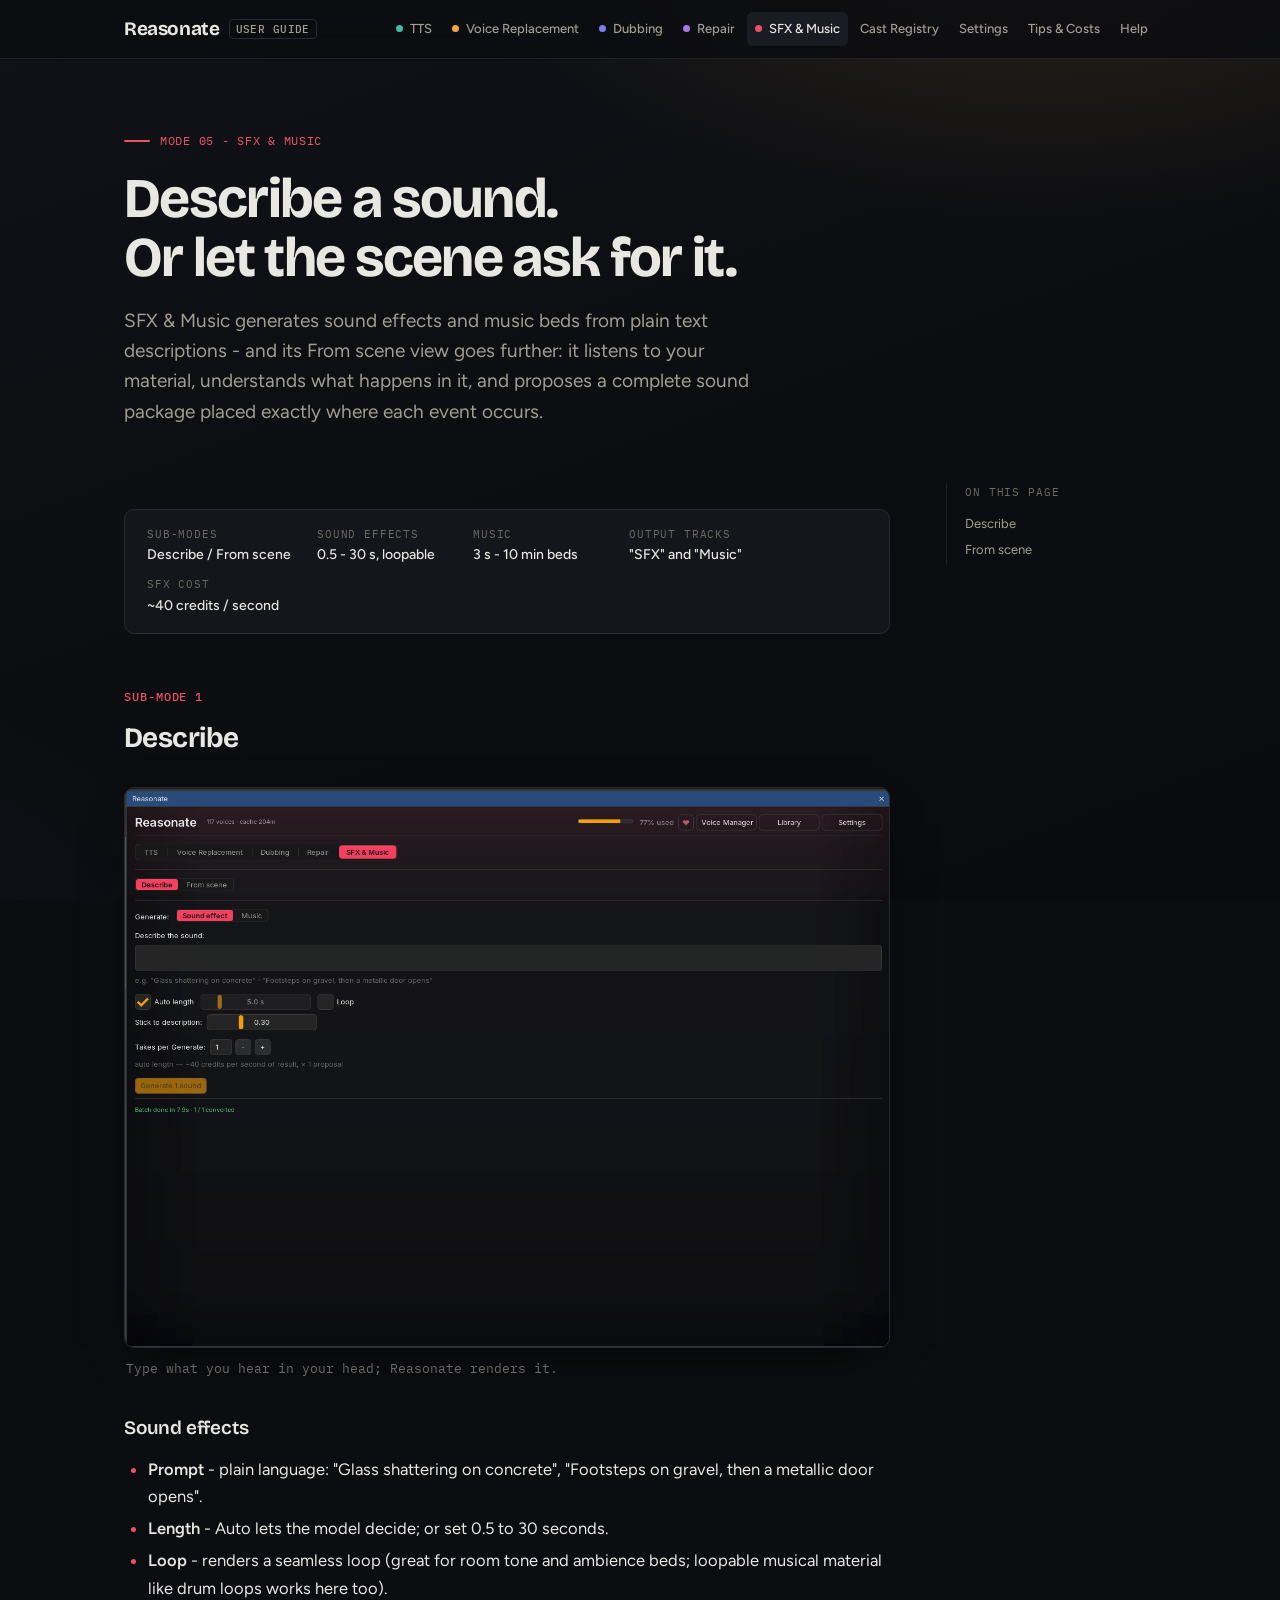
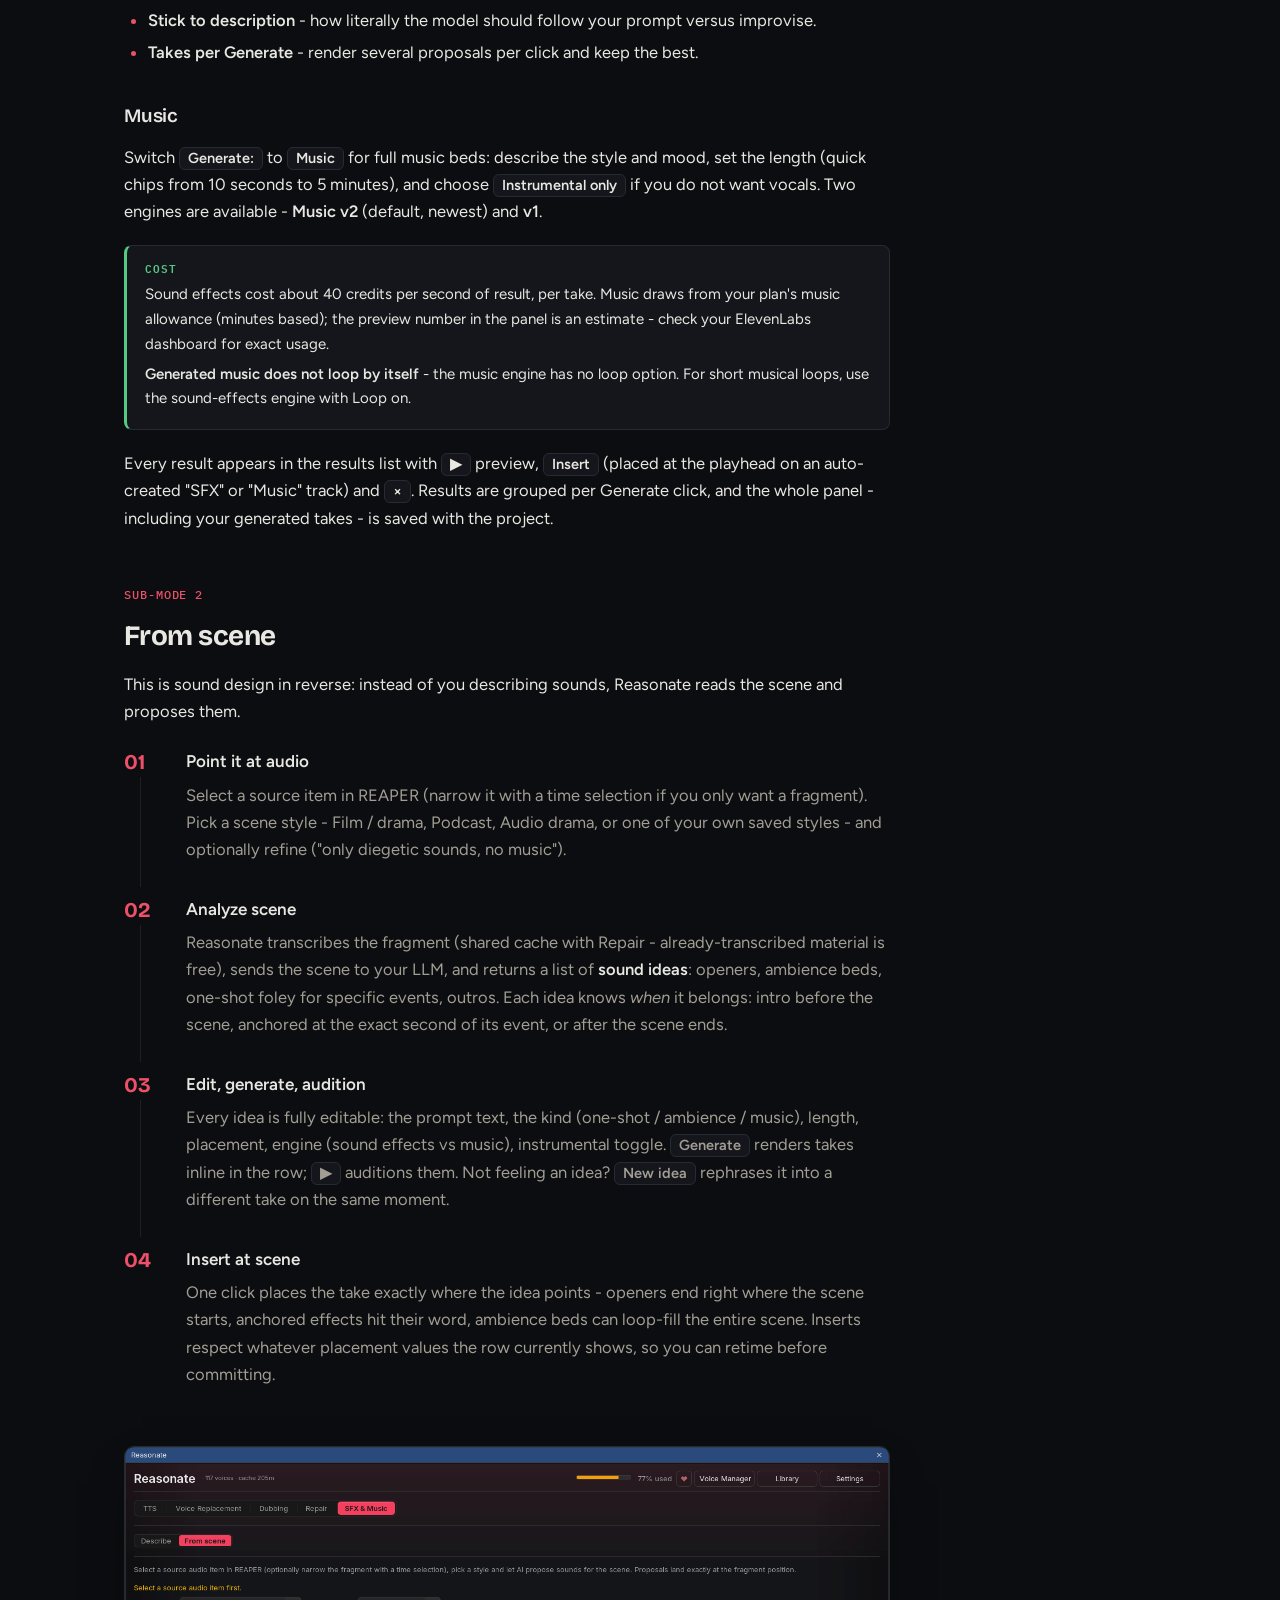
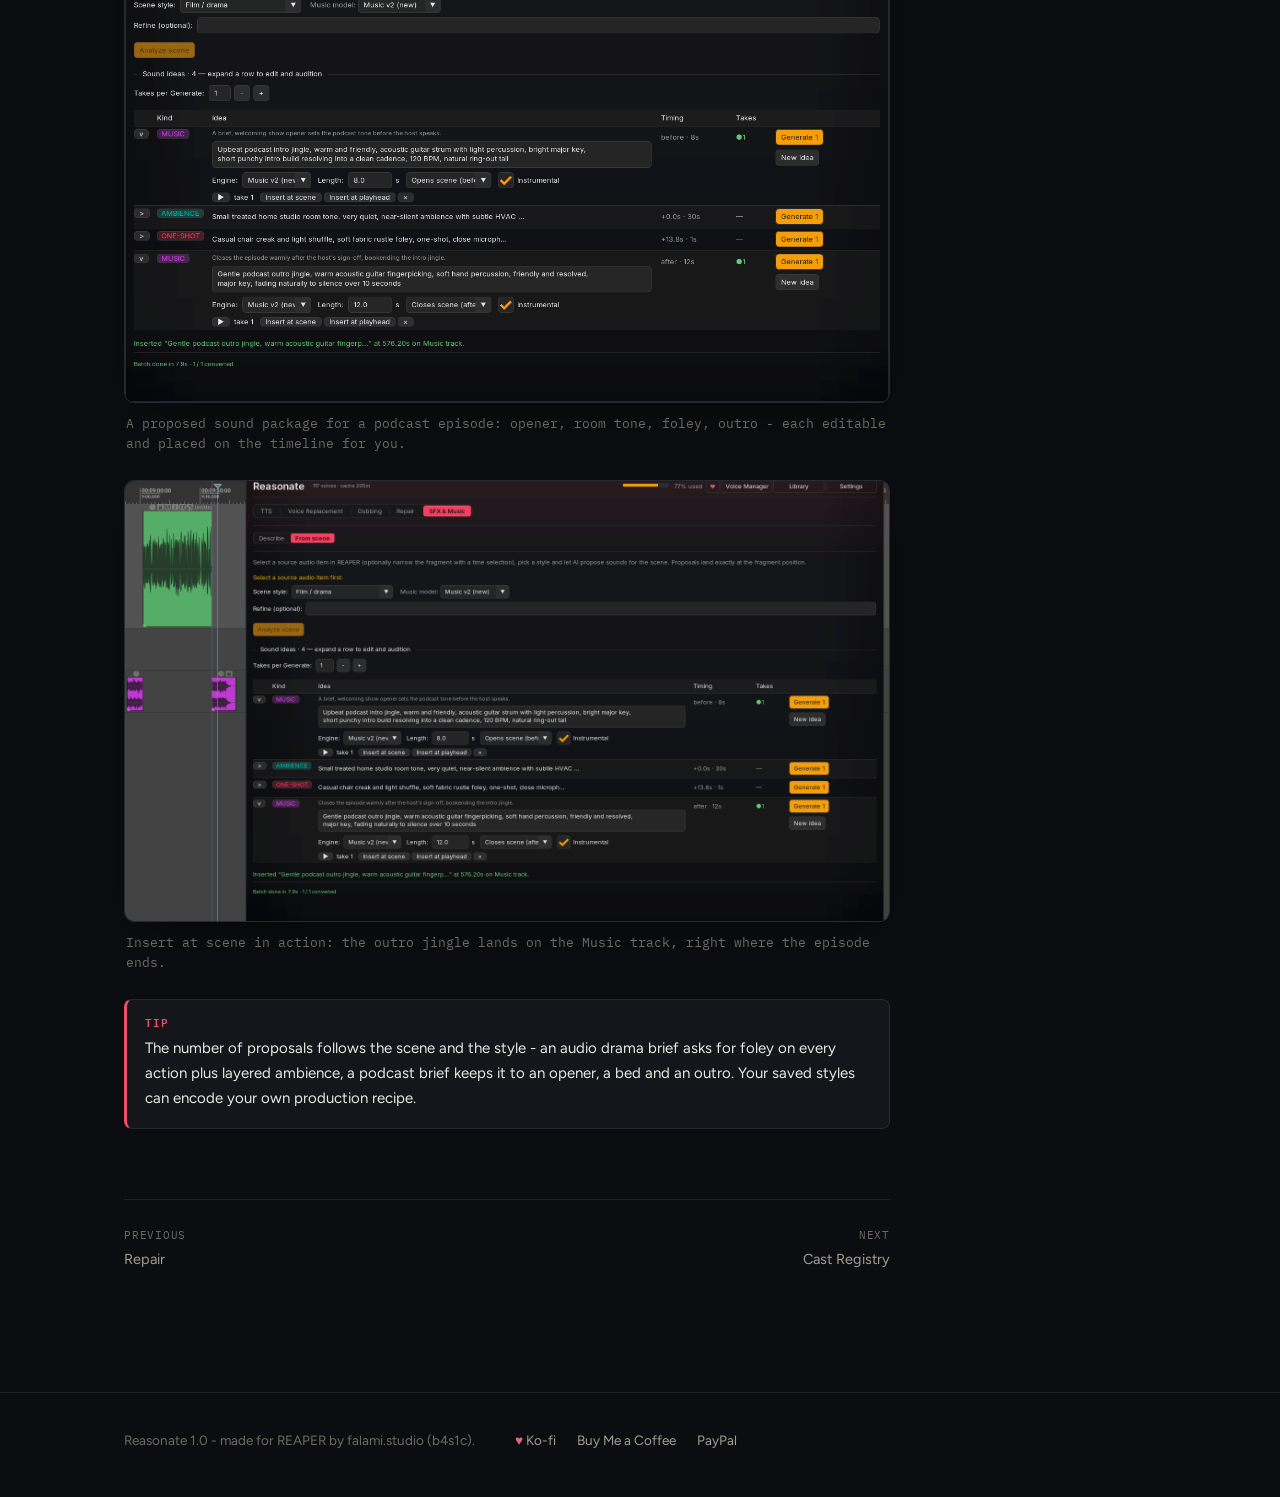
<file: docs/guide/sfx-music.html>
<!DOCTYPE html>
<html lang="en">
<head>
<meta charset="utf-8">
<meta name="viewport" content="width=device-width, initial-scale=1">
<title>SFX &amp; Music - Reasonate User Guide</title>
<meta name="description" content="Generate sound effects and music beds from text, or let AI analyze a scene in your audio and propose the whole sound package - inside REAPER.">
<link rel="preconnect" href="https://fonts.googleapis.com">
<link rel="preconnect" href="https://fonts.gstatic.com" crossorigin>
<link href="https://fonts.googleapis.com/css2?family=Bricolage+Grotesque:wght@600;700&family=Figtree:wght@400;500;600&family=IBM+Plex+Mono:wght@400;500;600&display=swap" rel="stylesheet">
<link rel="stylesheet" href="guide.css">
</head>
<body data-accent="sfx">

<nav class="nav">
  <div class="nav-inner">
    <a class="wordmark" href="index.html">Reasonate<span class="guide-tag">User Guide</span></a>
    <div class="nav-links">
      <a href="tts.html"><span class="dot dot-tts"></span>TTS</a>
      <a href="voice-replacement.html"><span class="dot dot-vr"></span>Voice Replacement</a>
      <a href="dubbing.html"><span class="dot dot-dubbing"></span>Dubbing</a>
      <a href="repair.html"><span class="dot dot-repair"></span>Repair</a>
      <a class="active" href="sfx-music.html"><span class="dot dot-sfx"></span>SFX &amp; Music</a>
      <a href="cast-registry.html">Cast Registry</a>
      <a href="settings.html">Settings</a>
      <a href="tips-costs.html">Tips &amp; Costs</a>
      <a href="troubleshooting.html">Help</a>
    </div>
  </div>
</nav>

<header class="hero">
  <div class="crumb">Mode 05 - SFX &amp; Music</div>
  <h1>Describe a sound.<br>Or let the scene ask for it.</h1>
  <p class="lede">SFX &amp; Music generates sound effects and music beds from plain text descriptions - and its From scene view goes further: it listens to your material, understands what happens in it, and proposes a complete sound package placed exactly where each event occurs.</p>
</header>

<main class="page with-toc">
<div>

<div class="facts">
  <div><span class="k">Sub-modes</span><span class="v">Describe / From scene</span></div>
  <div><span class="k">Sound effects</span><span class="v">0.5 - 30 s, loopable</span></div>
  <div><span class="k">Music</span><span class="v">3 s - 10 min beds</span></div>
  <div><span class="k">Output tracks</span><span class="v">"SFX" and "Music"</span></div>
  <div><span class="k">SFX cost</span><span class="v">~40 credits / second</span></div>
</div>

<section id="describe">
  <h2><span class="kicker">Sub-mode 1</span>Describe</h2>

  <figure class="shot">
    <img src="img/sfx-describe.png" alt="Describe view: sound effect prompt field, auto length, loop toggle, stick-to-description slider, takes stepper and the Generate button" loading="lazy">
    <figcaption>Type what you hear in your head; Reasonate renders it.</figcaption>
  </figure>

  <h3>Sound effects</h3>
  <ul>
    <li><strong>Prompt</strong> - plain language: "Glass shattering on concrete", "Footsteps on gravel, then a metallic door opens".</li>
    <li><strong>Length</strong> - Auto lets the model decide; or set 0.5 to 30 seconds.</li>
    <li><strong>Loop</strong> - renders a seamless loop (great for room tone and ambience beds; loopable musical material like drum loops works here too).</li>
    <li><strong>Stick to description</strong> - how literally the model should follow your prompt versus improvise.</li>
    <li><strong>Takes per Generate</strong> - render several proposals per click and keep the best.</li>
  </ul>

  <h3>Music</h3>
  <p>Switch <span class="ui">Generate:</span> to <span class="ui">Music</span> for full music beds: describe the style and mood, set the length (quick chips from 10 seconds to 5 minutes), and choose <span class="ui">Instrumental only</span> if you do not want vocals. Two engines are available - <strong>Music v2</strong> (default, newest) and <strong>v1</strong>.</p>

  <div class="callout cost">
    <span class="label">Cost</span>
    <p>Sound effects cost about 40 credits per second of result, per take. Music draws from your plan's music allowance (minutes based); the preview number in the panel is an estimate - check your ElevenLabs dashboard for exact usage.</p>
    <p><strong>Generated music does not loop by itself</strong> - the music engine has no loop option. For short musical loops, use the sound-effects engine with Loop on.</p>
  </div>

  <p>Every result appears in the results list with <span class="ui">&#9654;</span> preview, <span class="ui">Insert</span> (placed at the playhead on an auto-created "SFX" or "Music" track) and <span class="ui">&#215;</span>. Results are grouped per Generate click, and the whole panel - including your generated takes - is saved with the project.</p>
</section>

<section id="from-scene">
  <h2><span class="kicker">Sub-mode 2</span>From scene</h2>
  <p>This is sound design in reverse: instead of you describing sounds, Reasonate reads the scene and proposes them.</p>

  <ol class="steps">
    <li>
      <strong>Point it at audio</strong>
      <p>Select a source item in REAPER (narrow it with a time selection if you only want a fragment). Pick a scene style - Film / drama, Podcast, Audio drama, or one of your own saved styles - and optionally refine ("only diegetic sounds, no music").</p>
    </li>
    <li>
      <strong>Analyze scene</strong>
      <p>Reasonate transcribes the fragment (shared cache with Repair - already-transcribed material is free), sends the scene to your LLM, and returns a list of <strong>sound ideas</strong>: openers, ambience beds, one-shot foley for specific events, outros. Each idea knows <em>when</em> it belongs: intro before the scene, anchored at the exact second of its event, or after the scene ends.</p>
    </li>
    <li>
      <strong>Edit, generate, audition</strong>
      <p>Every idea is fully editable: the prompt text, the kind (one-shot / ambience / music), length, placement, engine (sound effects vs music), instrumental toggle. <span class="ui">Generate</span> renders takes inline in the row; <span class="ui">&#9654;</span> auditions them. Not feeling an idea? <span class="ui">New idea</span> rephrases it into a different take on the same moment.</p>
    </li>
    <li>
      <strong>Insert at scene</strong>
      <p>One click places the take exactly where the idea points - openers end right where the scene starts, anchored effects hit their word, ambience beds can loop-fill the entire scene. Inserts respect whatever placement values the row currently shows, so you can retime before committing.</p>
    </li>
  </ol>

  <figure class="shot">
    <img src="img/sfx-from-scene.png" alt="From scene view with a production table of sound ideas for a podcast: music opener, room tone ambience, one-shot foley and outro jingle, each with editable prompt, engine, length, placement and generated takes" loading="lazy">
    <figcaption>A proposed sound package for a podcast episode: opener, room tone, foley, outro - each editable and placed on the timeline for you.</figcaption>
  </figure>

  <figure class="shot">
    <img src="img/sfx-from-scene-timeline.png" alt="From scene next to the REAPER timeline: the generated outro jingle inserted on the Music track after the end of the source item" loading="lazy">
    <figcaption>Insert at scene in action: the outro jingle lands on the Music track, right where the episode ends.</figcaption>
  </figure>

  <div class="callout">
    <span class="label">Tip</span>
    <p>The number of proposals follows the scene and the style - an audio drama brief asks for foley on every action plus layered ambience, a podcast brief keeps it to an opener, a bed and an outro. Your saved styles can encode your own production recipe.</p>
  </div>
</section>

<div class="pager">
  <a class="prev" href="repair.html"><span>Previous</span>Repair</a>
  <a class="next" href="cast-registry.html"><span>Next</span>Cast Registry</a>
</div>

</div>

<aside class="toc">
  <div class="toc-title">On this page</div>
  <a href="#describe">Describe</a>
  <a href="#from-scene">From scene</a>
</aside>

</main>

<footer>
  <div class="footer-inner">
    <div>Reasonate 1.0 - made for REAPER by falami.studio (b4s1c).</div>
    <div class="support">
      <span class="heart">&hearts;</span>
      <a href="https://ko-fi.com/quickmd" target="_blank" rel="noopener">Ko-fi</a>
      <a href="https://buymeacoffee.com/bsroczynskh" target="_blank" rel="noopener">Buy Me a Coffee</a>
      <a href="https://paypal.me/b451c" target="_blank" rel="noopener">PayPal</a>
    </div>
  </div>
</footer>

</body>
</html>
</file>
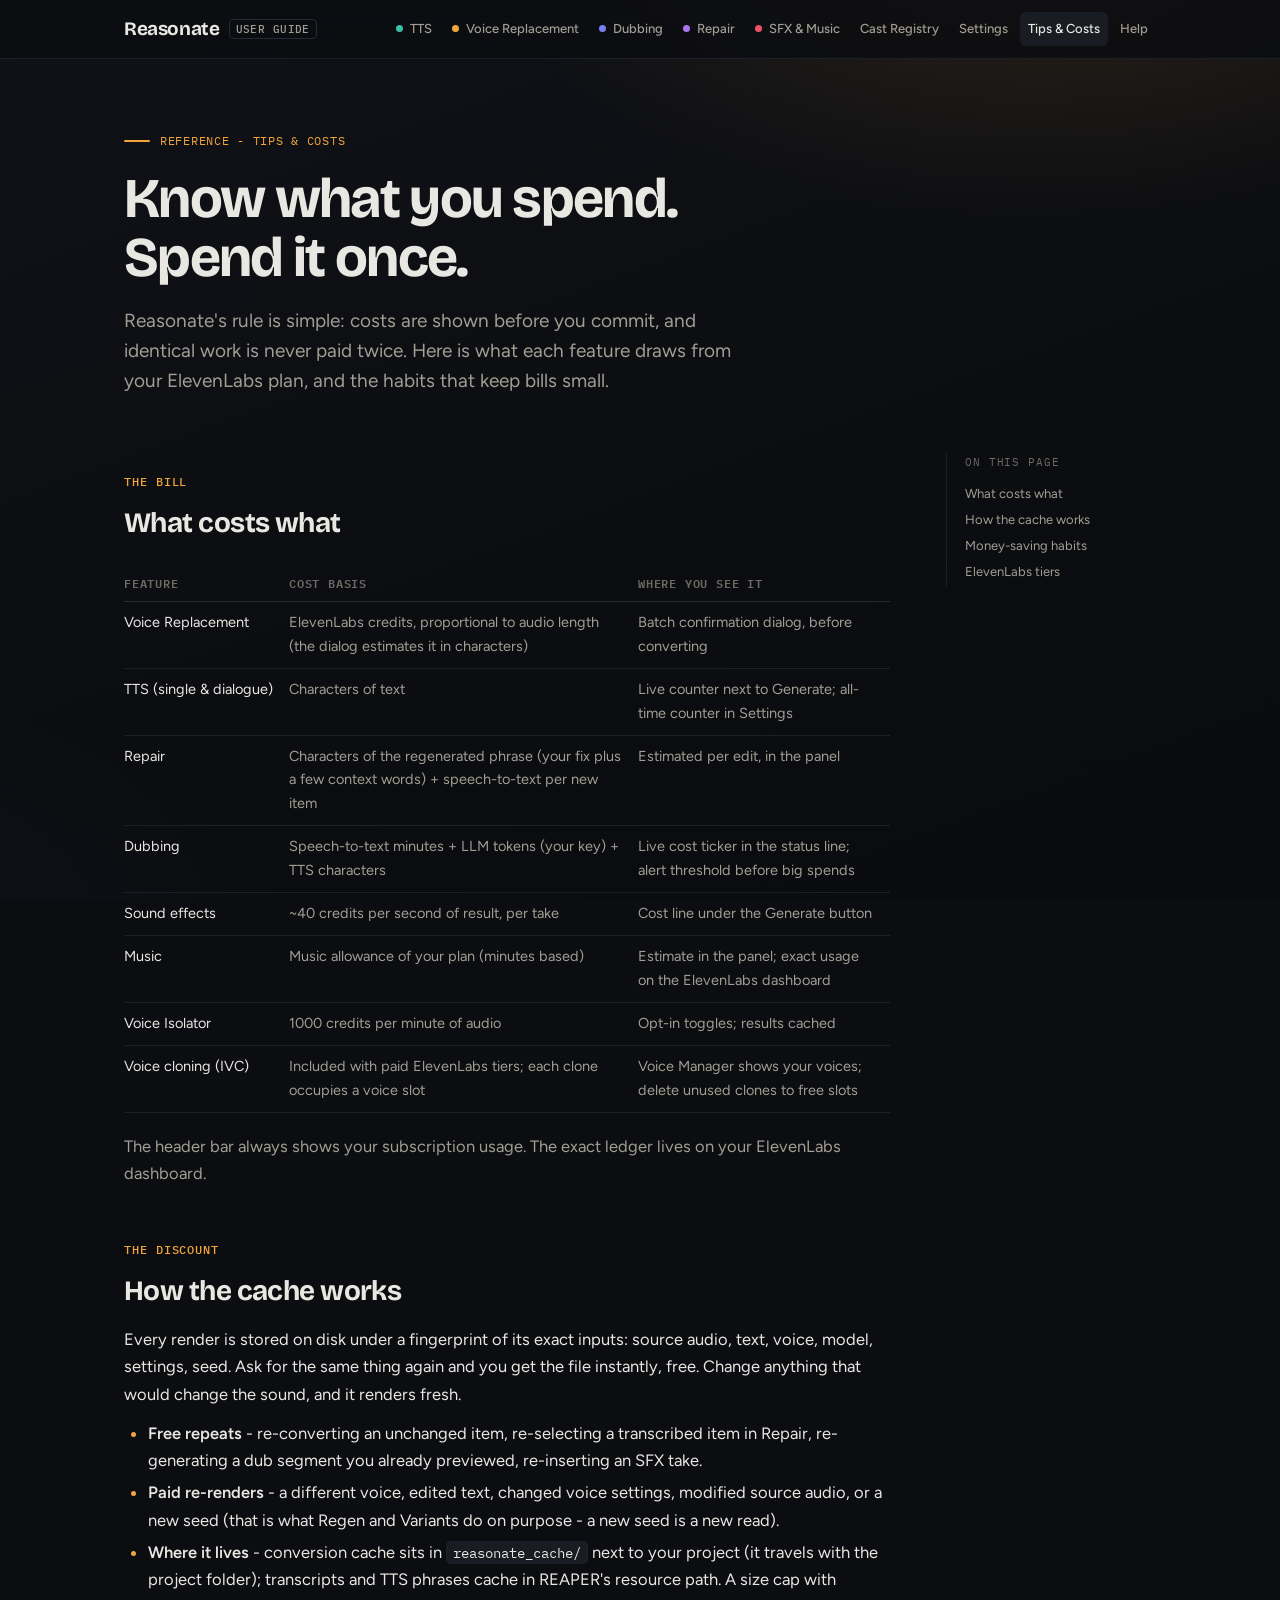
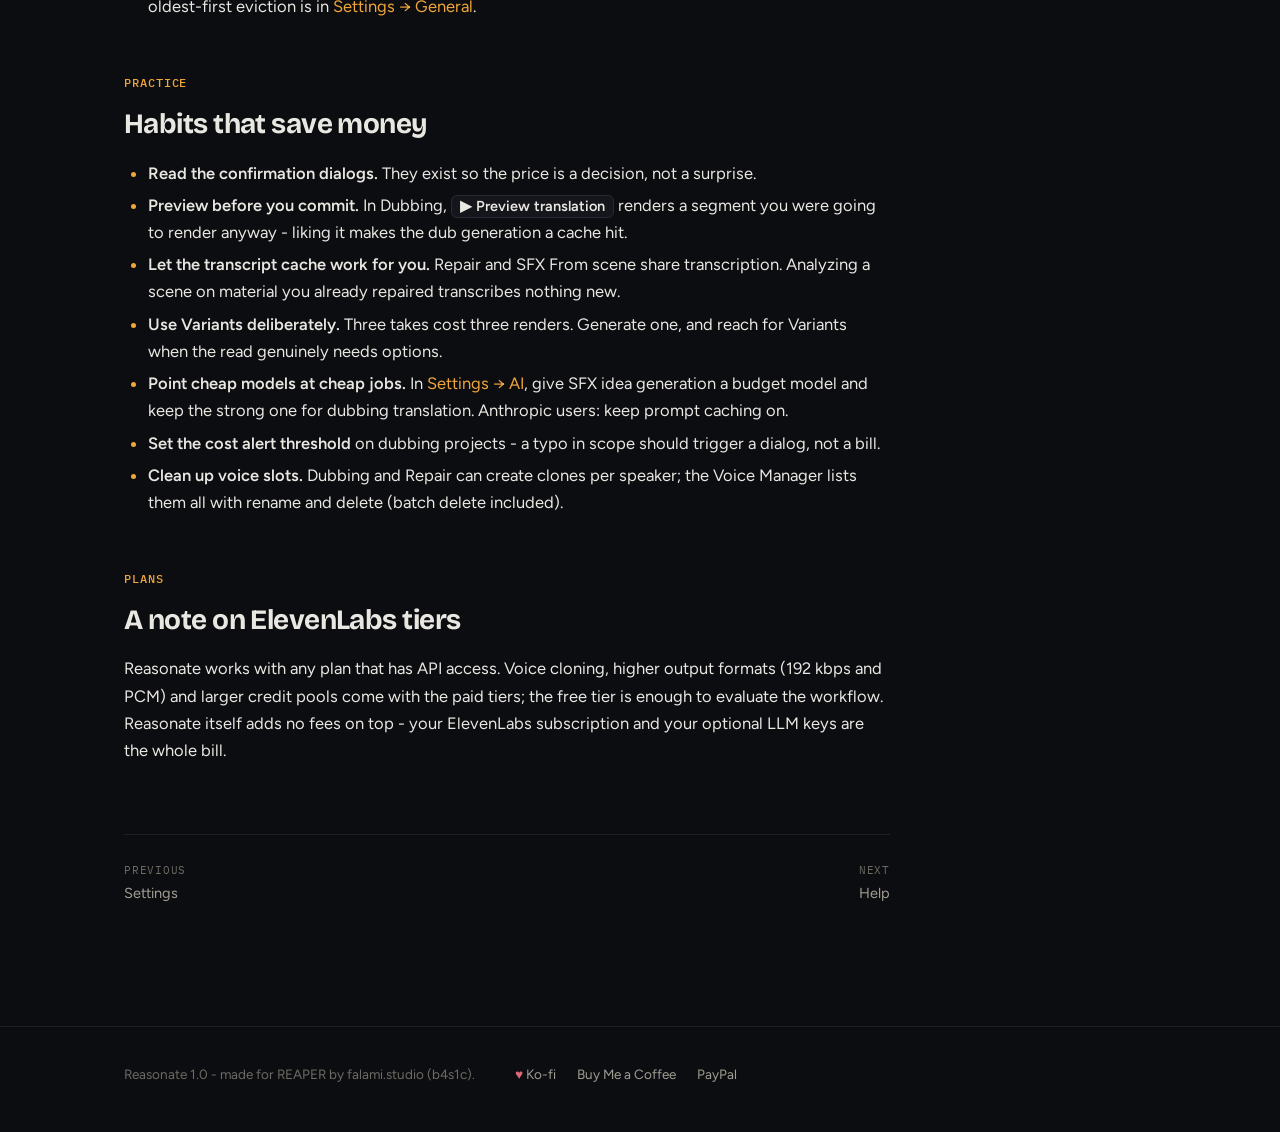
<file: docs/guide/tips-costs.html>
<!DOCTYPE html>
<html lang="en">
<head>
<meta charset="utf-8">
<meta name="viewport" content="width=device-width, initial-scale=1">
<title>Tips &amp; Costs - Reasonate User Guide</title>
<meta name="description" content="What each Reasonate feature costs, how the cache keeps repeats free, and practical habits that keep your ElevenLabs bill small.">
<link rel="preconnect" href="https://fonts.googleapis.com">
<link rel="preconnect" href="https://fonts.gstatic.com" crossorigin>
<link href="https://fonts.googleapis.com/css2?family=Bricolage+Grotesque:wght@600;700&family=Figtree:wght@400;500;600&family=IBM+Plex+Mono:wght@400;500;600&display=swap" rel="stylesheet">
<link rel="stylesheet" href="guide.css">
</head>
<body>

<nav class="nav">
  <div class="nav-inner">
    <a class="wordmark" href="index.html">Reasonate<span class="guide-tag">User Guide</span></a>
    <div class="nav-links">
      <a href="tts.html"><span class="dot dot-tts"></span>TTS</a>
      <a href="voice-replacement.html"><span class="dot dot-vr"></span>Voice Replacement</a>
      <a href="dubbing.html"><span class="dot dot-dubbing"></span>Dubbing</a>
      <a href="repair.html"><span class="dot dot-repair"></span>Repair</a>
      <a href="sfx-music.html"><span class="dot dot-sfx"></span>SFX &amp; Music</a>
      <a href="cast-registry.html">Cast Registry</a>
      <a href="settings.html">Settings</a>
      <a class="active" href="tips-costs.html">Tips &amp; Costs</a>
      <a href="troubleshooting.html">Help</a>
    </div>
  </div>
</nav>

<header class="hero">
  <div class="crumb">Reference - Tips &amp; Costs</div>
  <h1>Know what you spend.<br>Spend it once.</h1>
  <p class="lede">Reasonate's rule is simple: costs are shown before you commit, and identical work is never paid twice. Here is what each feature draws from your ElevenLabs plan, and the habits that keep bills small.</p>
</header>

<main class="page with-toc">
<div>

<section id="what-costs">
  <h2><span class="kicker">The bill</span>What costs what</h2>
  <div class="tbl-wrap"><table>
    <thead><tr><th>Feature</th><th>Cost basis</th><th>Where you see it</th></tr></thead>
    <tbody>
      <tr><td>Voice Replacement</td><td>ElevenLabs credits, proportional to audio length (the dialog estimates it in characters)</td><td>Batch confirmation dialog, before converting</td></tr>
      <tr><td>TTS (single &amp; dialogue)</td><td>Characters of text</td><td>Live counter next to Generate; all-time counter in Settings</td></tr>
      <tr><td>Repair</td><td>Characters of the regenerated phrase (your fix plus a few context words) + speech-to-text per new item</td><td>Estimated per edit, in the panel</td></tr>
      <tr><td>Dubbing</td><td>Speech-to-text minutes + LLM tokens (your key) + TTS characters</td><td>Live cost ticker in the status line; alert threshold before big spends</td></tr>
      <tr><td>Sound effects</td><td>~40 credits per second of result, per take</td><td>Cost line under the Generate button</td></tr>
      <tr><td>Music</td><td>Music allowance of your plan (minutes based)</td><td>Estimate in the panel; exact usage on the ElevenLabs dashboard</td></tr>
      <tr><td>Voice Isolator</td><td>1000 credits per minute of audio</td><td>Opt-in toggles; results cached</td></tr>
      <tr><td>Voice cloning (IVC)</td><td>Included with paid ElevenLabs tiers; each clone occupies a voice slot</td><td>Voice Manager shows your voices; delete unused clones to free slots</td></tr>
    </tbody>
  </table></div>
  <p class="dim">The header bar always shows your subscription usage. The exact ledger lives on your ElevenLabs dashboard.</p>
</section>

<section id="cache">
  <h2><span class="kicker">The discount</span>How the cache works</h2>
  <p>Every render is stored on disk under a fingerprint of its exact inputs: source audio, text, voice, model, settings, seed. Ask for the same thing again and you get the file instantly, free. Change anything that would change the sound, and it renders fresh.</p>
  <ul>
    <li><strong>Free repeats</strong> - re-converting an unchanged item, re-selecting a transcribed item in Repair, re-generating a dub segment you already previewed, re-inserting an SFX take.</li>
    <li><strong>Paid re-renders</strong> - a different voice, edited text, changed voice settings, modified source audio, or a new seed (that is what Regen and Variants do on purpose - a new seed is a new read).</li>
    <li><strong>Where it lives</strong> - conversion cache sits in <code>reasonate_cache/</code> next to your project (it travels with the project folder); transcripts and TTS phrases cache in REAPER's resource path. A size cap with oldest-first eviction is in <a href="settings.html#general">Settings &rarr; General</a>.</li>
  </ul>
</section>

<section id="habits">
  <h2><span class="kicker">Practice</span>Habits that save money</h2>
  <ul>
    <li><strong>Read the confirmation dialogs.</strong> They exist so the price is a decision, not a surprise.</li>
    <li><strong>Preview before you commit.</strong> In Dubbing, <span class="ui">&#9654; Preview translation</span> renders a segment you were going to render anyway - liking it makes the dub generation a cache hit.</li>
    <li><strong>Let the transcript cache work for you.</strong> Repair and SFX From scene share transcription. Analyzing a scene on material you already repaired transcribes nothing new.</li>
    <li><strong>Use Variants deliberately.</strong> Three takes cost three renders. Generate one, and reach for Variants when the read genuinely needs options.</li>
    <li><strong>Point cheap models at cheap jobs.</strong> In <a href="settings.html#ai">Settings &rarr; AI</a>, give SFX idea generation a budget model and keep the strong one for dubbing translation. Anthropic users: keep prompt caching on.</li>
    <li><strong>Set the cost alert threshold</strong> on dubbing projects - a typo in scope should trigger a dialog, not a bill.</li>
    <li><strong>Clean up voice slots.</strong> Dubbing and Repair can create clones per speaker; the Voice Manager lists them all with rename and delete (batch delete included).</li>
  </ul>
</section>

<section id="quota">
  <h2><span class="kicker">Plans</span>A note on ElevenLabs tiers</h2>
  <p>Reasonate works with any plan that has API access. Voice cloning, higher output formats (192 kbps and PCM) and larger credit pools come with the paid tiers; the free tier is enough to evaluate the workflow. Reasonate itself adds no fees on top - your ElevenLabs subscription and your optional LLM keys are the whole bill.</p>
</section>

<div class="pager">
  <a class="prev" href="settings.html"><span>Previous</span>Settings</a>
  <a class="next" href="troubleshooting.html"><span>Next</span>Help</a>
</div>

</div>

<aside class="toc">
  <div class="toc-title">On this page</div>
  <a href="#what-costs">What costs what</a>
  <a href="#cache">How the cache works</a>
  <a href="#habits">Money-saving habits</a>
  <a href="#quota">ElevenLabs tiers</a>
</aside>

</main>

<footer>
  <div class="footer-inner">
    <div>Reasonate 1.0 - made for REAPER by falami.studio (b4s1c).</div>
    <div class="support">
      <span class="heart">&hearts;</span>
      <a href="https://ko-fi.com/quickmd" target="_blank" rel="noopener">Ko-fi</a>
      <a href="https://buymeacoffee.com/bsroczynskh" target="_blank" rel="noopener">Buy Me a Coffee</a>
      <a href="https://paypal.me/b451c" target="_blank" rel="noopener">PayPal</a>
    </div>
  </div>
</footer>

</body>
</html>
</file>
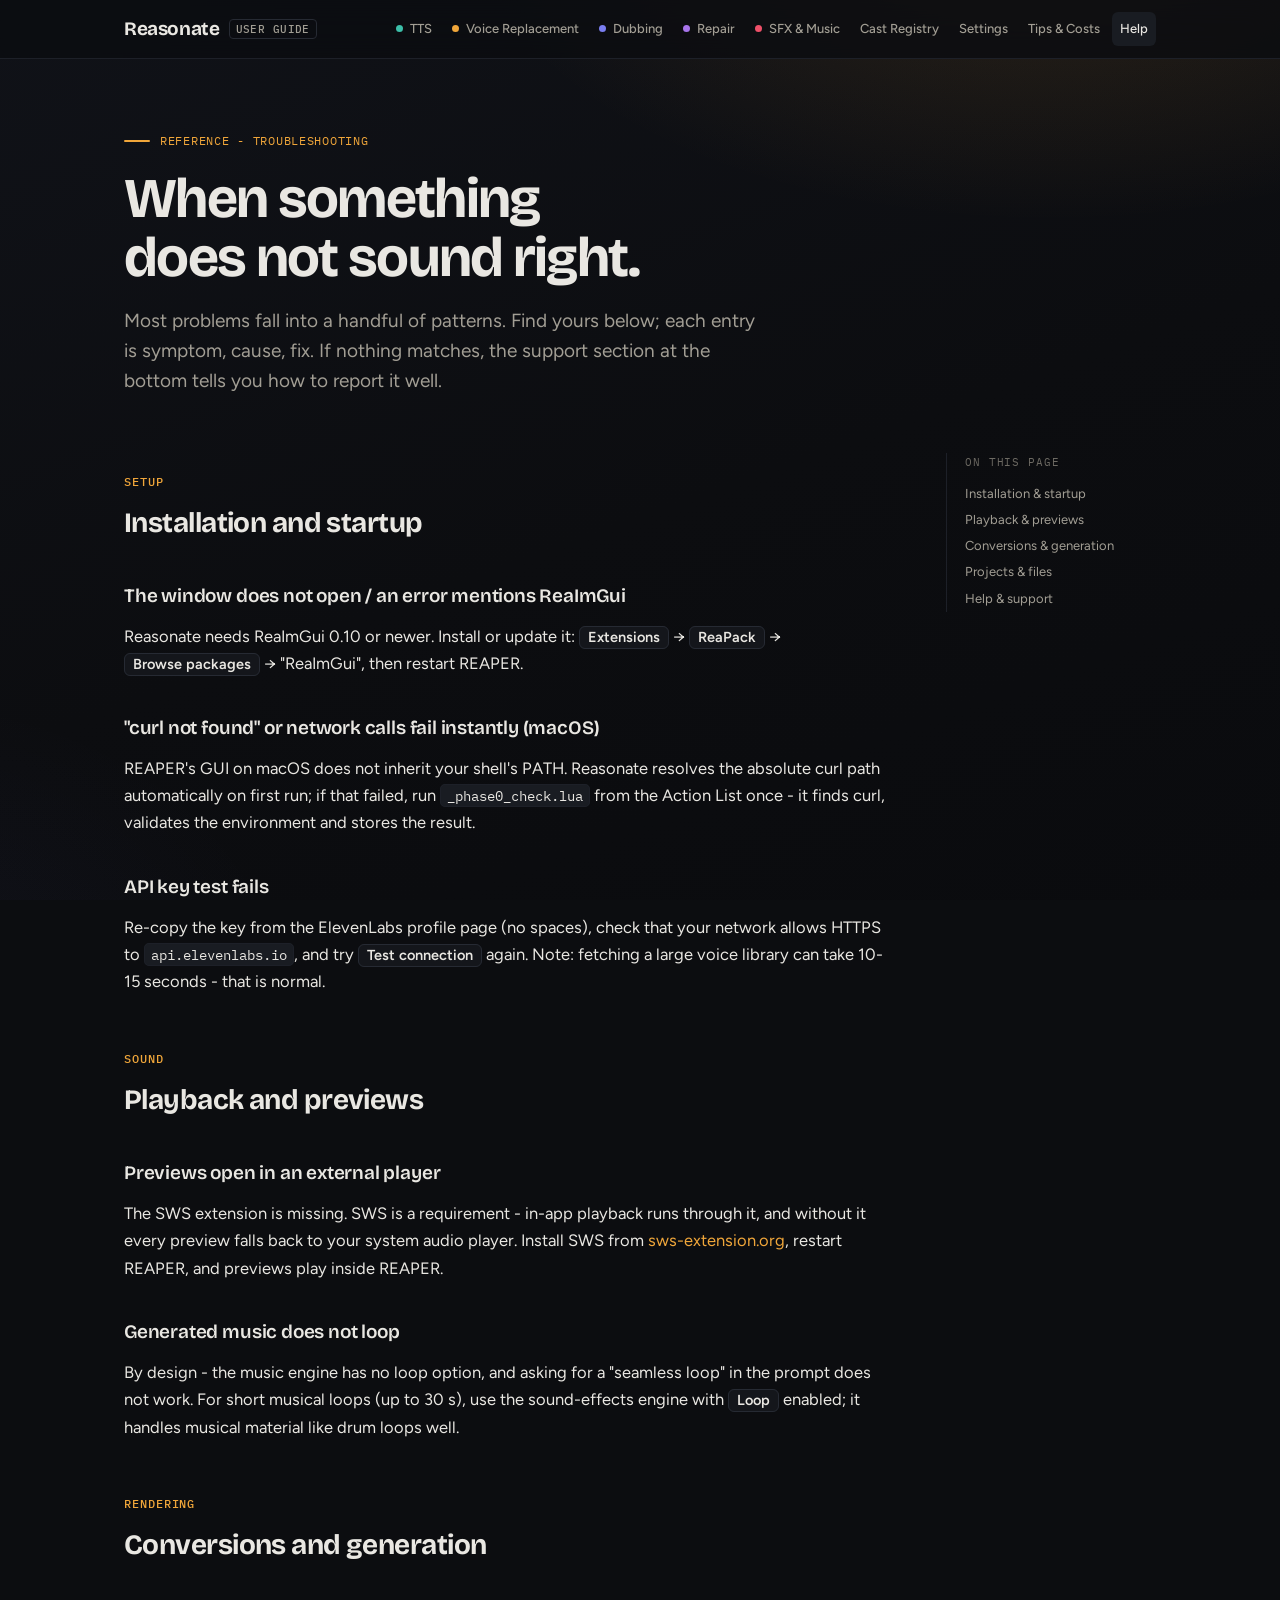
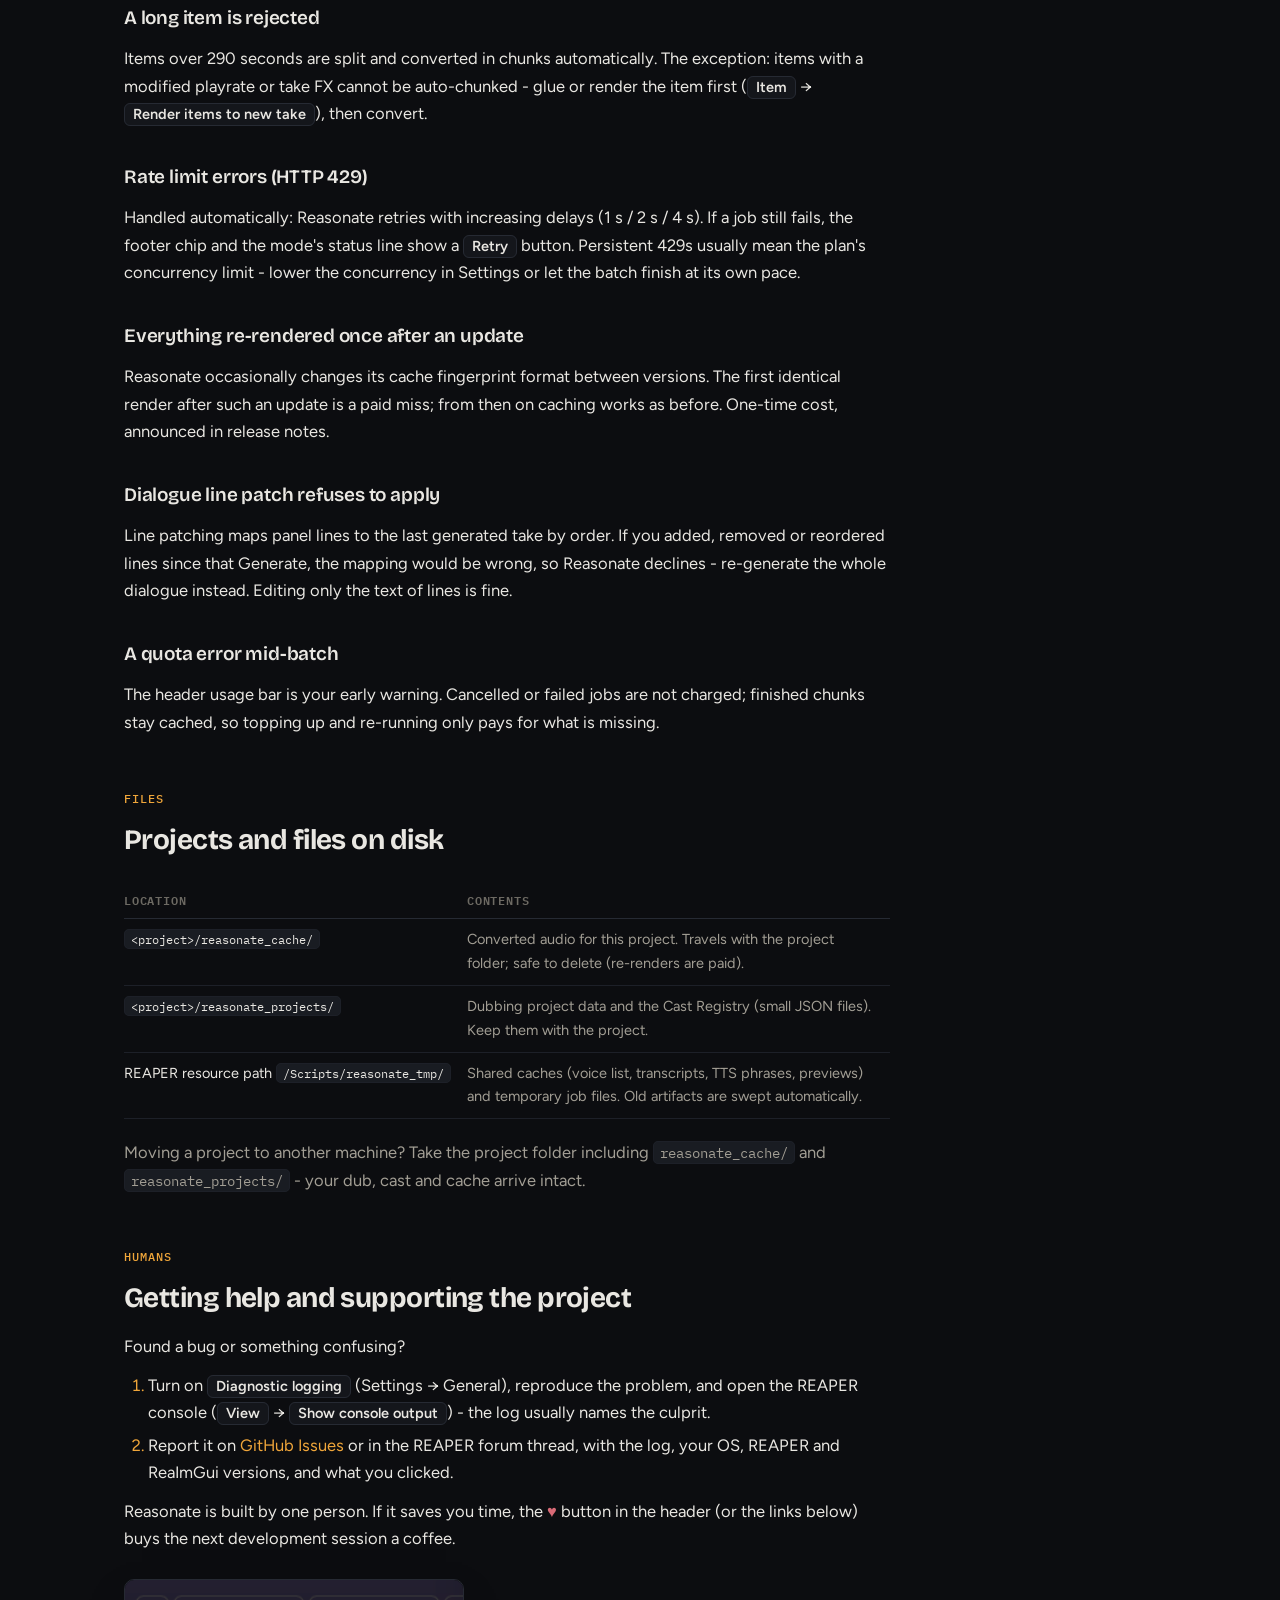
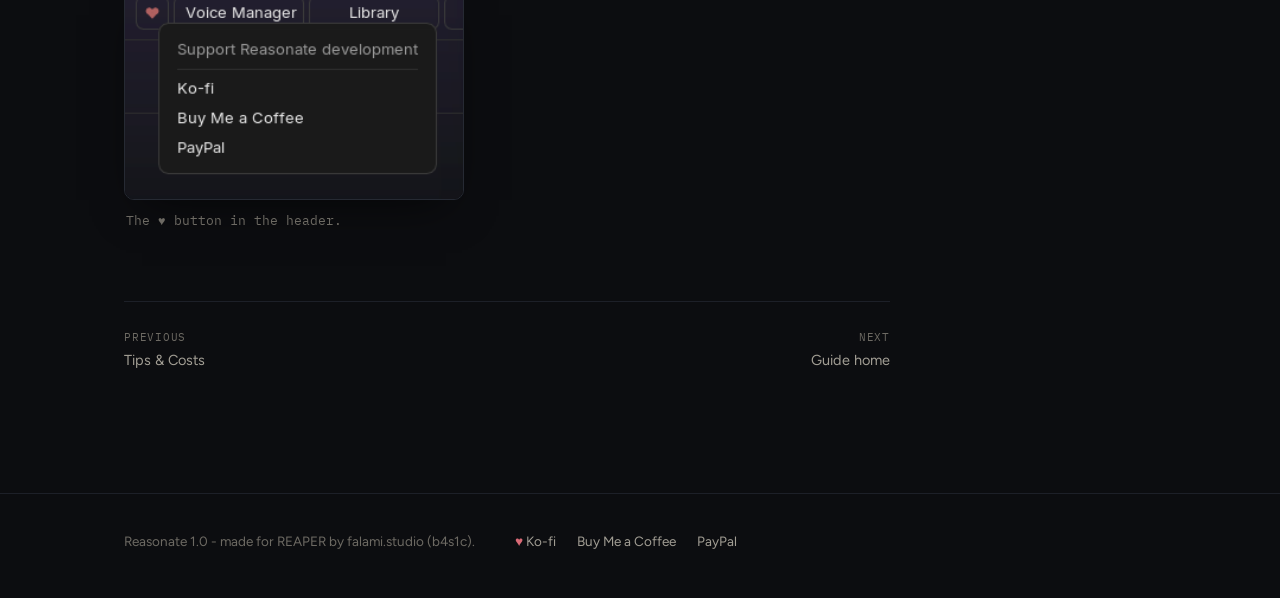
<file: docs/guide/troubleshooting.html>
<!DOCTYPE html>
<html lang="en">
<head>
<meta charset="utf-8">
<meta name="viewport" content="width=device-width, initial-scale=1">
<title>Troubleshooting - Reasonate User Guide</title>
<meta name="description" content="Common Reasonate issues and their fixes: installation, API connection, playback, long items, cache behavior and where to get support.">
<link rel="preconnect" href="https://fonts.googleapis.com">
<link rel="preconnect" href="https://fonts.gstatic.com" crossorigin>
<link href="https://fonts.googleapis.com/css2?family=Bricolage+Grotesque:wght@600;700&family=Figtree:wght@400;500;600&family=IBM+Plex+Mono:wght@400;500;600&display=swap" rel="stylesheet">
<link rel="stylesheet" href="guide.css">
</head>
<body>

<nav class="nav">
  <div class="nav-inner">
    <a class="wordmark" href="index.html">Reasonate<span class="guide-tag">User Guide</span></a>
    <div class="nav-links">
      <a href="tts.html"><span class="dot dot-tts"></span>TTS</a>
      <a href="voice-replacement.html"><span class="dot dot-vr"></span>Voice Replacement</a>
      <a href="dubbing.html"><span class="dot dot-dubbing"></span>Dubbing</a>
      <a href="repair.html"><span class="dot dot-repair"></span>Repair</a>
      <a href="sfx-music.html"><span class="dot dot-sfx"></span>SFX &amp; Music</a>
      <a href="cast-registry.html">Cast Registry</a>
      <a href="settings.html">Settings</a>
      <a href="tips-costs.html">Tips &amp; Costs</a>
      <a class="active" href="troubleshooting.html">Help</a>
    </div>
  </div>
</nav>

<header class="hero">
  <div class="crumb">Reference - Troubleshooting</div>
  <h1>When something<br>does not sound right.</h1>
  <p class="lede">Most problems fall into a handful of patterns. Find yours below; each entry is symptom, cause, fix. If nothing matches, the support section at the bottom tells you how to report it well.</p>
</header>

<main class="page with-toc">
<div>

<section id="install">
  <h2><span class="kicker">Setup</span>Installation and startup</h2>

  <h3>The window does not open / an error mentions ReaImGui</h3>
  <p>Reasonate needs ReaImGui 0.10 or newer. Install or update it: <span class="ui">Extensions</span> &rarr; <span class="ui">ReaPack</span> &rarr; <span class="ui">Browse packages</span> &rarr; "ReaImGui", then restart REAPER.</p>

  <h3>"curl not found" or network calls fail instantly (macOS)</h3>
  <p>REAPER's GUI on macOS does not inherit your shell's PATH. Reasonate resolves the absolute curl path automatically on first run; if that failed, run <code>_phase0_check.lua</code> from the Action List once - it finds curl, validates the environment and stores the result.</p>

  <h3>API key test fails</h3>
  <p>Re-copy the key from the ElevenLabs profile page (no spaces), check that your network allows HTTPS to <code>api.elevenlabs.io</code>, and try <span class="ui">Test connection</span> again. Note: fetching a large voice library can take 10-15 seconds - that is normal.</p>
</section>

<section id="playback">
  <h2><span class="kicker">Sound</span>Playback and previews</h2>

  <h3>Previews open in an external player</h3>
  <p>The SWS extension is missing. SWS is a requirement - in-app playback runs through it, and without it every preview falls back to your system audio player. Install SWS from <a href="https://www.sws-extension.org" target="_blank" rel="noopener">sws-extension.org</a>, restart REAPER, and previews play inside REAPER.</p>

  <h3>Generated music does not loop</h3>
  <p>By design - the music engine has no loop option, and asking for a "seamless loop" in the prompt does not work. For short musical loops (up to 30 s), use the sound-effects engine with <span class="ui">Loop</span> enabled; it handles musical material like drum loops well.</p>
</section>

<section id="conversions">
  <h2><span class="kicker">Rendering</span>Conversions and generation</h2>

  <h3>A long item is rejected</h3>
  <p>Items over 290 seconds are split and converted in chunks automatically. The exception: items with a modified playrate or take FX cannot be auto-chunked - glue or render the item first (<span class="ui">Item</span> &rarr; <span class="ui">Render items to new take</span>), then convert.</p>

  <h3>Rate limit errors (HTTP 429)</h3>
  <p>Handled automatically: Reasonate retries with increasing delays (1 s / 2 s / 4 s). If a job still fails, the footer chip and the mode's status line show a <span class="ui">Retry</span> button. Persistent 429s usually mean the plan's concurrency limit - lower the concurrency in Settings or let the batch finish at its own pace.</p>

  <h3>Everything re-rendered once after an update</h3>
  <p>Reasonate occasionally changes its cache fingerprint format between versions. The first identical render after such an update is a paid miss; from then on caching works as before. One-time cost, announced in release notes.</p>

  <h3>Dialogue line patch refuses to apply</h3>
  <p>Line patching maps panel lines to the last generated take by order. If you added, removed or reordered lines since that Generate, the mapping would be wrong, so Reasonate declines - re-generate the whole dialogue instead. Editing only the text of lines is fine.</p>

  <h3>A quota error mid-batch</h3>
  <p>The header usage bar is your early warning. Cancelled or failed jobs are not charged; finished chunks stay cached, so topping up and re-running only pays for what is missing.</p>
</section>

<section id="projects">
  <h2><span class="kicker">Files</span>Projects and files on disk</h2>
  <div class="tbl-wrap"><table>
    <thead><tr><th>Location</th><th>Contents</th></tr></thead>
    <tbody>
      <tr><td><code>&lt;project&gt;/reasonate_cache/</code></td><td>Converted audio for this project. Travels with the project folder; safe to delete (re-renders are paid).</td></tr>
      <tr><td><code>&lt;project&gt;/reasonate_projects/</code></td><td>Dubbing project data and the Cast Registry (small JSON files). Keep them with the project.</td></tr>
      <tr><td>REAPER resource path <code>/Scripts/reasonate_tmp/</code></td><td>Shared caches (voice list, transcripts, TTS phrases, previews) and temporary job files. Old artifacts are swept automatically.</td></tr>
    </tbody>
  </table></div>
  <p class="dim">Moving a project to another machine? Take the project folder including <code>reasonate_cache/</code> and <code>reasonate_projects/</code> - your dub, cast and cache arrive intact.</p>
</section>

<section id="support">
  <h2><span class="kicker">Humans</span>Getting help and supporting the project</h2>
  <p>Found a bug or something confusing?</p>
  <ol>
    <li>Turn on <span class="ui">Diagnostic logging</span> (Settings &rarr; General), reproduce the problem, and open the REAPER console (<span class="ui">View</span> &rarr; <span class="ui">Show console output</span>) - the log usually names the culprit.</li>
    <li>Report it on <a href="https://github.com/b451c/Reasonate/issues" target="_blank" rel="noopener">GitHub Issues</a> or in the REAPER forum thread, with the log, your OS, REAPER and ReaImGui versions, and what you clicked.</li>
  </ol>
  <p>Reasonate is built by one person. If it saves you time, the <span class="heart">&hearts;</span> button in the header (or the links below) buys the next development session a coffee.</p>
  <figure class="shot narrow" style="max-width: 340px">
    <img src="img/support-popup.png" alt="The heart button popup in the header with Ko-fi, Buy Me a Coffee and PayPal links" loading="lazy">
    <figcaption>The &hearts; button in the header.</figcaption>
  </figure>
</section>

<div class="pager">
  <a class="prev" href="tips-costs.html"><span>Previous</span>Tips &amp; Costs</a>
  <a class="next" href="index.html"><span>Next</span>Guide home</a>
</div>

</div>

<aside class="toc">
  <div class="toc-title">On this page</div>
  <a href="#install">Installation &amp; startup</a>
  <a href="#playback">Playback &amp; previews</a>
  <a href="#conversions">Conversions &amp; generation</a>
  <a href="#projects">Projects &amp; files</a>
  <a href="#support">Help &amp; support</a>
</aside>

</main>

<footer>
  <div class="footer-inner">
    <div>Reasonate 1.0 - made for REAPER by falami.studio (b4s1c).</div>
    <div class="support">
      <span class="heart">&hearts;</span>
      <a href="https://ko-fi.com/quickmd" target="_blank" rel="noopener">Ko-fi</a>
      <a href="https://buymeacoffee.com/bsroczynskh" target="_blank" rel="noopener">Buy Me a Coffee</a>
      <a href="https://paypal.me/b451c" target="_blank" rel="noopener">PayPal</a>
    </div>
  </div>
</footer>

</body>
</html>
</file>
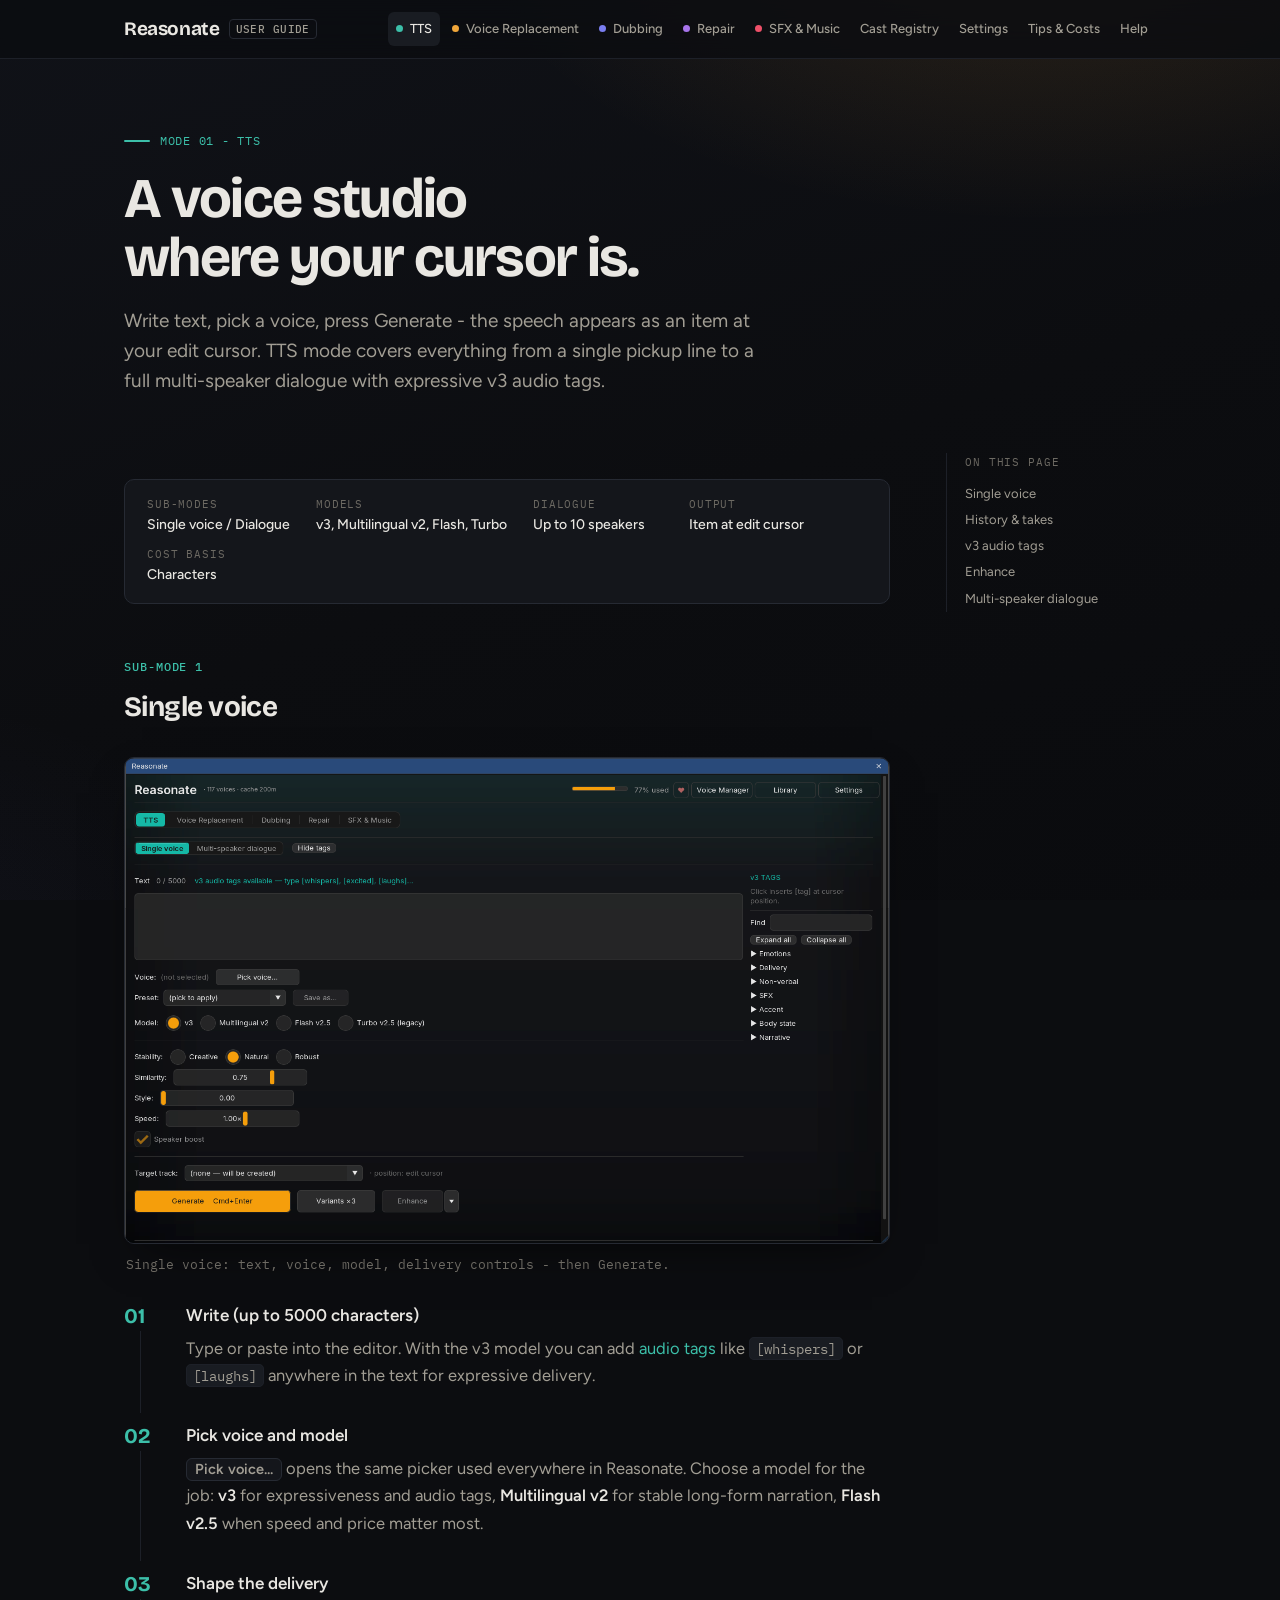
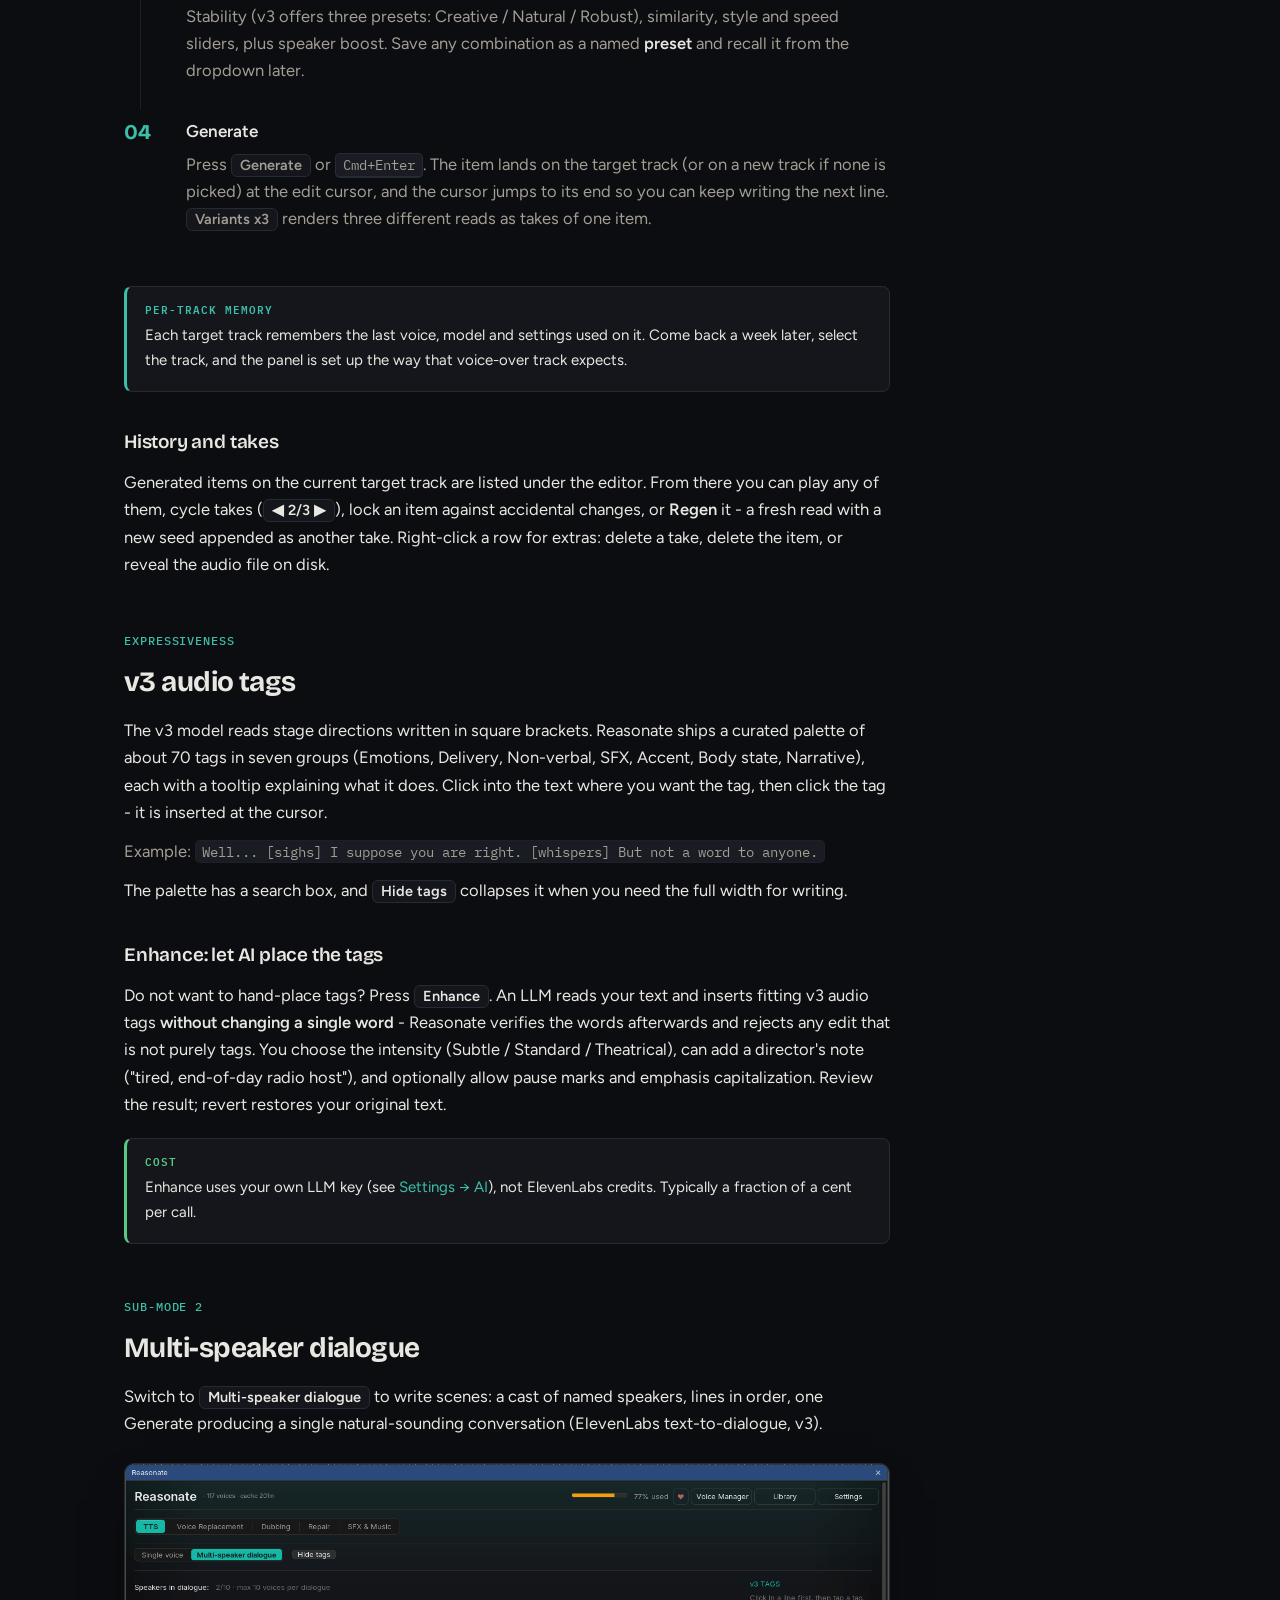
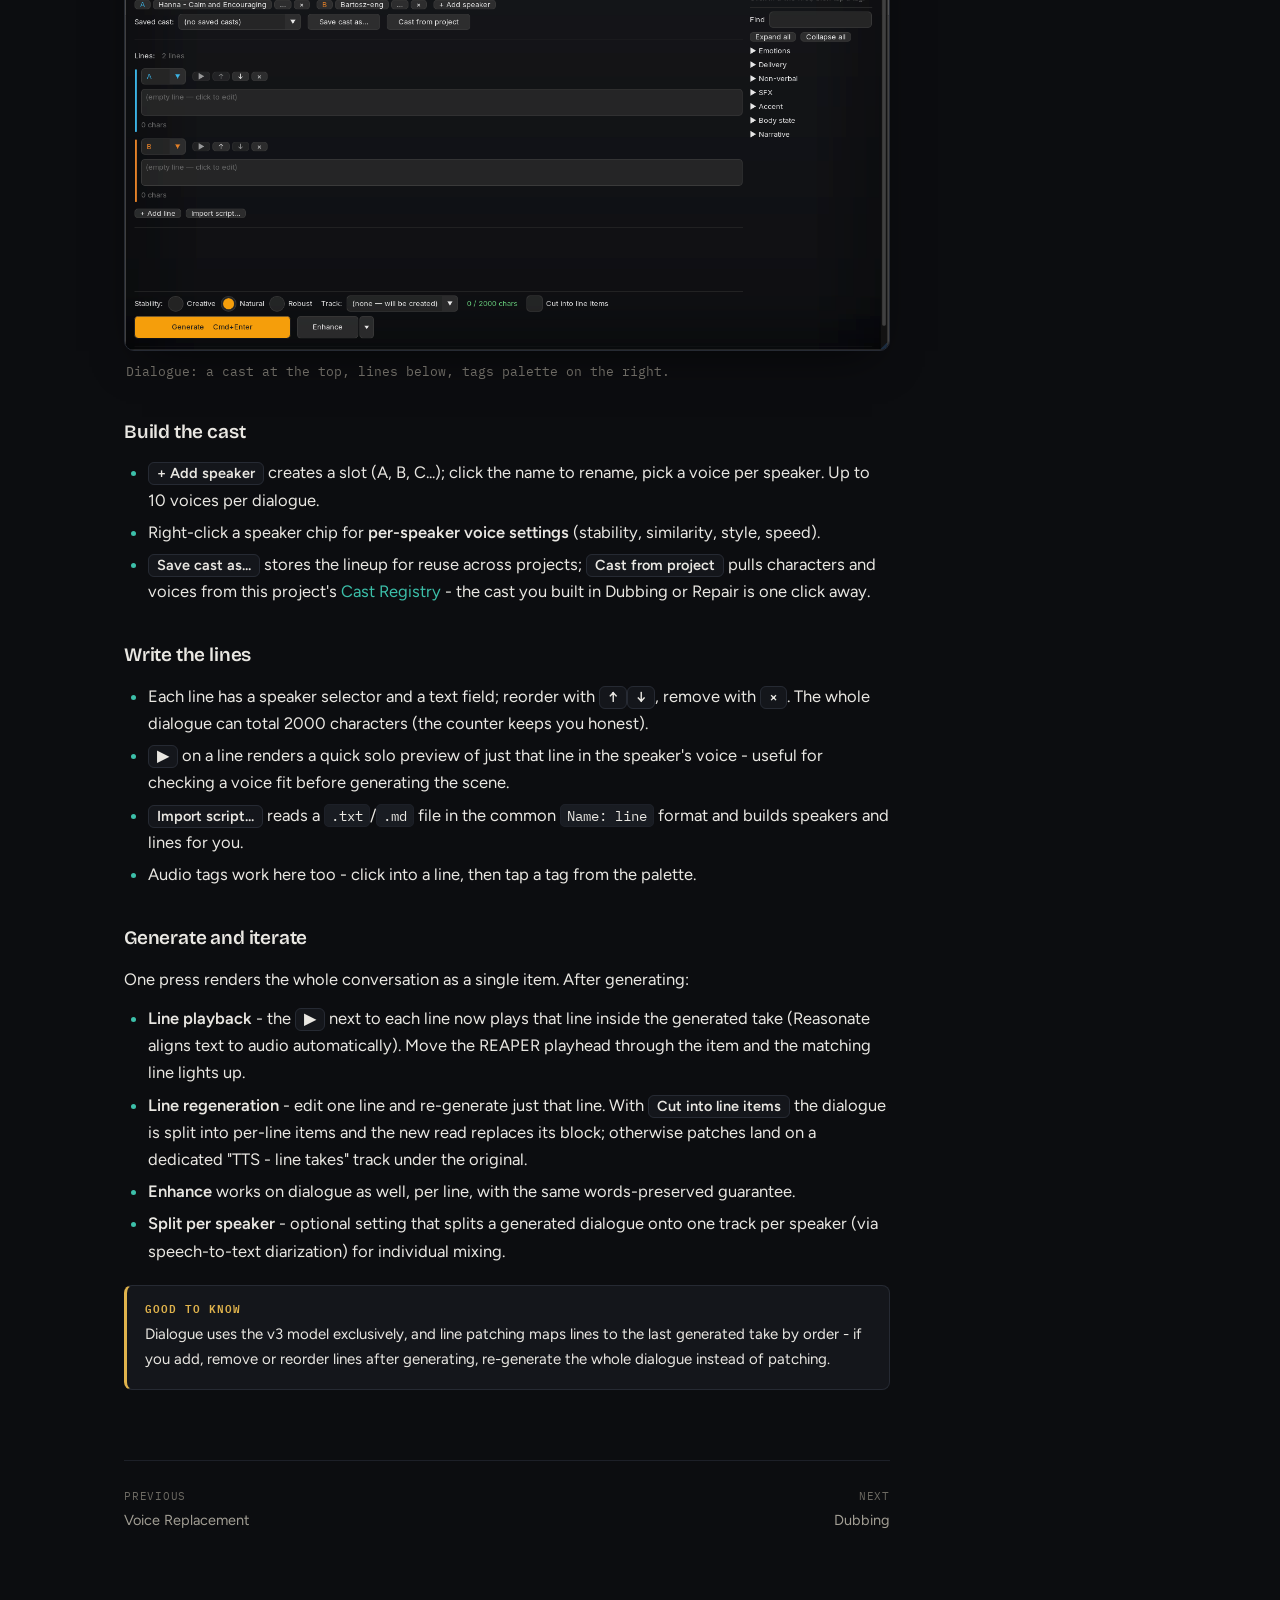
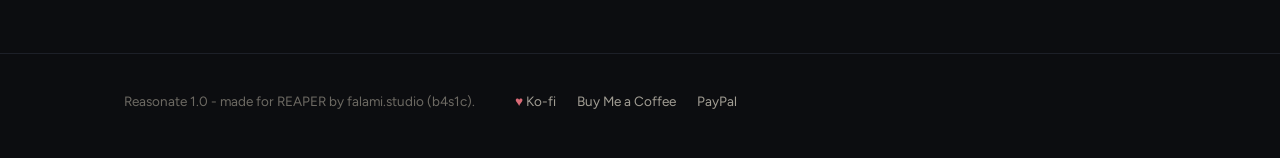
<file: docs/guide/tts.html>
<!DOCTYPE html>
<html lang="en">
<head>
<meta charset="utf-8">
<meta name="viewport" content="width=device-width, initial-scale=1">
<title>TTS - Reasonate User Guide</title>
<meta name="description" content="Generate speech from text inside REAPER: single voice or multi-speaker dialogue, v3 audio tags, AI-assisted delivery, script import and per-line regeneration.">
<link rel="preconnect" href="https://fonts.googleapis.com">
<link rel="preconnect" href="https://fonts.gstatic.com" crossorigin>
<link href="https://fonts.googleapis.com/css2?family=Bricolage+Grotesque:wght@600;700&family=Figtree:wght@400;500;600&family=IBM+Plex+Mono:wght@400;500;600&display=swap" rel="stylesheet">
<link rel="stylesheet" href="guide.css">
</head>
<body data-accent="tts">

<nav class="nav">
  <div class="nav-inner">
    <a class="wordmark" href="index.html">Reasonate<span class="guide-tag">User Guide</span></a>
    <div class="nav-links">
      <a class="active" href="tts.html"><span class="dot dot-tts"></span>TTS</a>
      <a href="voice-replacement.html"><span class="dot dot-vr"></span>Voice Replacement</a>
      <a href="dubbing.html"><span class="dot dot-dubbing"></span>Dubbing</a>
      <a href="repair.html"><span class="dot dot-repair"></span>Repair</a>
      <a href="sfx-music.html"><span class="dot dot-sfx"></span>SFX &amp; Music</a>
      <a href="cast-registry.html">Cast Registry</a>
      <a href="settings.html">Settings</a>
      <a href="tips-costs.html">Tips &amp; Costs</a>
      <a href="troubleshooting.html">Help</a>
    </div>
  </div>
</nav>

<header class="hero">
  <div class="crumb">Mode 01 - TTS</div>
  <h1>A voice studio<br>where your cursor is.</h1>
  <p class="lede">Write text, pick a voice, press Generate - the speech appears as an item at your edit cursor. TTS mode covers everything from a single pickup line to a full multi-speaker dialogue with expressive v3 audio tags.</p>
</header>

<main class="page with-toc">
<div>

<div class="facts">
  <div><span class="k">Sub-modes</span><span class="v">Single voice / Dialogue</span></div>
  <div><span class="k">Models</span><span class="v">v3, Multilingual v2, Flash, Turbo</span></div>
  <div><span class="k">Dialogue</span><span class="v">Up to 10 speakers</span></div>
  <div><span class="k">Output</span><span class="v">Item at edit cursor</span></div>
  <div><span class="k">Cost basis</span><span class="v">Characters</span></div>
</div>

<section id="single">
  <h2><span class="kicker">Sub-mode 1</span>Single voice</h2>

  <figure class="shot">
    <img src="img/tts-single.png" alt="TTS single voice panel: text editor with v3 audio tags hint, voice picker, model radio buttons, stability presets and sliders, target track selector and Generate button" loading="lazy">
    <figcaption>Single voice: text, voice, model, delivery controls - then Generate.</figcaption>
  </figure>

  <ol class="steps">
    <li>
      <strong>Write (up to 5000 characters)</strong>
      <p>Type or paste into the editor. With the v3 model you can add <a href="#tags">audio tags</a> like <code>[whispers]</code> or <code>[laughs]</code> anywhere in the text for expressive delivery.</p>
    </li>
    <li>
      <strong>Pick voice and model</strong>
      <p><span class="ui">Pick voice...</span> opens the same picker used everywhere in Reasonate. Choose a model for the job: <strong>v3</strong> for expressiveness and audio tags, <strong>Multilingual v2</strong> for stable long-form narration, <strong>Flash v2.5</strong> when speed and price matter most.</p>
    </li>
    <li>
      <strong>Shape the delivery</strong>
      <p>Stability (v3 offers three presets: Creative / Natural / Robust), similarity, style and speed sliders, plus speaker boost. Save any combination as a named <strong>preset</strong> and recall it from the dropdown later.</p>
    </li>
    <li>
      <strong>Generate</strong>
      <p>Press <span class="ui">Generate</span> or <kbd>Cmd+Enter</kbd>. The item lands on the target track (or on a new track if none is picked) at the edit cursor, and the cursor jumps to its end so you can keep writing the next line. <span class="ui">Variants x3</span> renders three different reads as takes of one item.</p>
    </li>
  </ol>

  <div class="callout">
    <span class="label">Per-track memory</span>
    <p>Each target track remembers the last voice, model and settings used on it. Come back a week later, select the track, and the panel is set up the way that voice-over track expects.</p>
  </div>

  <h3 id="history">History and takes</h3>
  <p>Generated items on the current target track are listed under the editor. From there you can play any of them, cycle takes (<span class="ui">&#9664; 2/3 &#9654;</span>), lock an item against accidental changes, or <strong>Regen</strong> it - a fresh read with a new seed appended as another take. Right-click a row for extras: delete a take, delete the item, or reveal the audio file on disk.</p>
</section>

<section id="tags">
  <h2><span class="kicker">Expressiveness</span>v3 audio tags</h2>
  <p>The v3 model reads stage directions written in square brackets. Reasonate ships a curated palette of about 70 tags in seven groups (Emotions, Delivery, Non-verbal, SFX, Accent, Body state, Narrative), each with a tooltip explaining what it does. Click into the text where you want the tag, then click the tag - it is inserted at the cursor.</p>
  <p class="dim">Example: <code>Well... [sighs] I suppose you are right. [whispers] But not a word to anyone.</code></p>
  <p>The palette has a search box, and <span class="ui">Hide tags</span> collapses it when you need the full width for writing.</p>

  <h3 id="enhance">Enhance: let AI place the tags</h3>
  <p>Do not want to hand-place tags? Press <span class="ui">Enhance</span>. An LLM reads your text and inserts fitting v3 audio tags <strong>without changing a single word</strong> - Reasonate verifies the words afterwards and rejects any edit that is not purely tags. You choose the intensity (Subtle / Standard / Theatrical), can add a director's note ("tired, end-of-day radio host"), and optionally allow pause marks and emphasis capitalization. Review the result; revert restores your original text.</p>
  <div class="callout cost">
    <span class="label">Cost</span>
    <p>Enhance uses your own LLM key (see <a href="settings.html#ai">Settings &rarr; AI</a>), not ElevenLabs credits. Typically a fraction of a cent per call.</p>
  </div>
</section>

<section id="dialogue">
  <h2><span class="kicker">Sub-mode 2</span>Multi-speaker dialogue</h2>
  <p>Switch to <span class="ui">Multi-speaker dialogue</span> to write scenes: a cast of named speakers, lines in order, one Generate producing a single natural-sounding conversation (ElevenLabs text-to-dialogue, v3).</p>

  <figure class="shot">
    <img src="img/tts-dialogue.png" alt="TTS dialogue sub-mode with two speakers assigned to voices, two dialogue lines with speaker selectors, and the v3 tags palette" loading="lazy">
    <figcaption>Dialogue: a cast at the top, lines below, tags palette on the right.</figcaption>
  </figure>

  <h3>Build the cast</h3>
  <ul>
    <li><span class="ui">+ Add speaker</span> creates a slot (A, B, C...); click the name to rename, pick a voice per speaker. Up to 10 voices per dialogue.</li>
    <li>Right-click a speaker chip for <strong>per-speaker voice settings</strong> (stability, similarity, style, speed).</li>
    <li><span class="ui">Save cast as...</span> stores the lineup for reuse across projects; <span class="ui">Cast from project</span> pulls characters and voices from this project's <a href="cast-registry.html">Cast Registry</a> - the cast you built in Dubbing or Repair is one click away.</li>
  </ul>

  <h3>Write the lines</h3>
  <ul>
    <li>Each line has a speaker selector and a text field; reorder with <span class="ui">&#8593;</span><span class="ui">&#8595;</span>, remove with <span class="ui">&#215;</span>. The whole dialogue can total 2000 characters (the counter keeps you honest).</li>
    <li><span class="ui">&#9654;</span> on a line renders a quick solo preview of just that line in the speaker's voice - useful for checking a voice fit before generating the scene.</li>
    <li><span class="ui">Import script...</span> reads a <code>.txt</code>/<code>.md</code> file in the common <code>Name: line</code> format and builds speakers and lines for you.</li>
    <li>Audio tags work here too - click into a line, then tap a tag from the palette.</li>
  </ul>

  <h3>Generate and iterate</h3>
  <p>One press renders the whole conversation as a single item. After generating:</p>
  <ul>
    <li><strong>Line playback</strong> - the <span class="ui">&#9654;</span> next to each line now plays that line inside the generated take (Reasonate aligns text to audio automatically). Move the REAPER playhead through the item and the matching line lights up.</li>
    <li><strong>Line regeneration</strong> - edit one line and re-generate just that line. With <span class="ui">Cut into line items</span> the dialogue is split into per-line items and the new read replaces its block; otherwise patches land on a dedicated "TTS - line takes" track under the original.</li>
    <li><strong>Enhance</strong> works on dialogue as well, per line, with the same words-preserved guarantee.</li>
    <li><strong>Split per speaker</strong> - optional setting that splits a generated dialogue onto one track per speaker (via speech-to-text diarization) for individual mixing.</li>
  </ul>

  <div class="callout warn">
    <span class="label">Good to know</span>
    <p>Dialogue uses the v3 model exclusively, and line patching maps lines to the last generated take by order - if you add, remove or reorder lines after generating, re-generate the whole dialogue instead of patching.</p>
  </div>
</section>

<div class="pager">
  <a class="prev" href="voice-replacement.html"><span>Previous</span>Voice Replacement</a>
  <a class="next" href="dubbing.html"><span>Next</span>Dubbing</a>
</div>

</div>

<aside class="toc">
  <div class="toc-title">On this page</div>
  <a href="#single">Single voice</a>
  <a href="#history">History &amp; takes</a>
  <a href="#tags">v3 audio tags</a>
  <a href="#enhance">Enhance</a>
  <a href="#dialogue">Multi-speaker dialogue</a>
</aside>

</main>

<footer>
  <div class="footer-inner">
    <div>Reasonate 1.0 - made for REAPER by falami.studio (b4s1c).</div>
    <div class="support">
      <span class="heart">&hearts;</span>
      <a href="https://ko-fi.com/quickmd" target="_blank" rel="noopener">Ko-fi</a>
      <a href="https://buymeacoffee.com/bsroczynskh" target="_blank" rel="noopener">Buy Me a Coffee</a>
      <a href="https://paypal.me/b451c" target="_blank" rel="noopener">PayPal</a>
    </div>
  </div>
</footer>

</body>
</html>
</file>
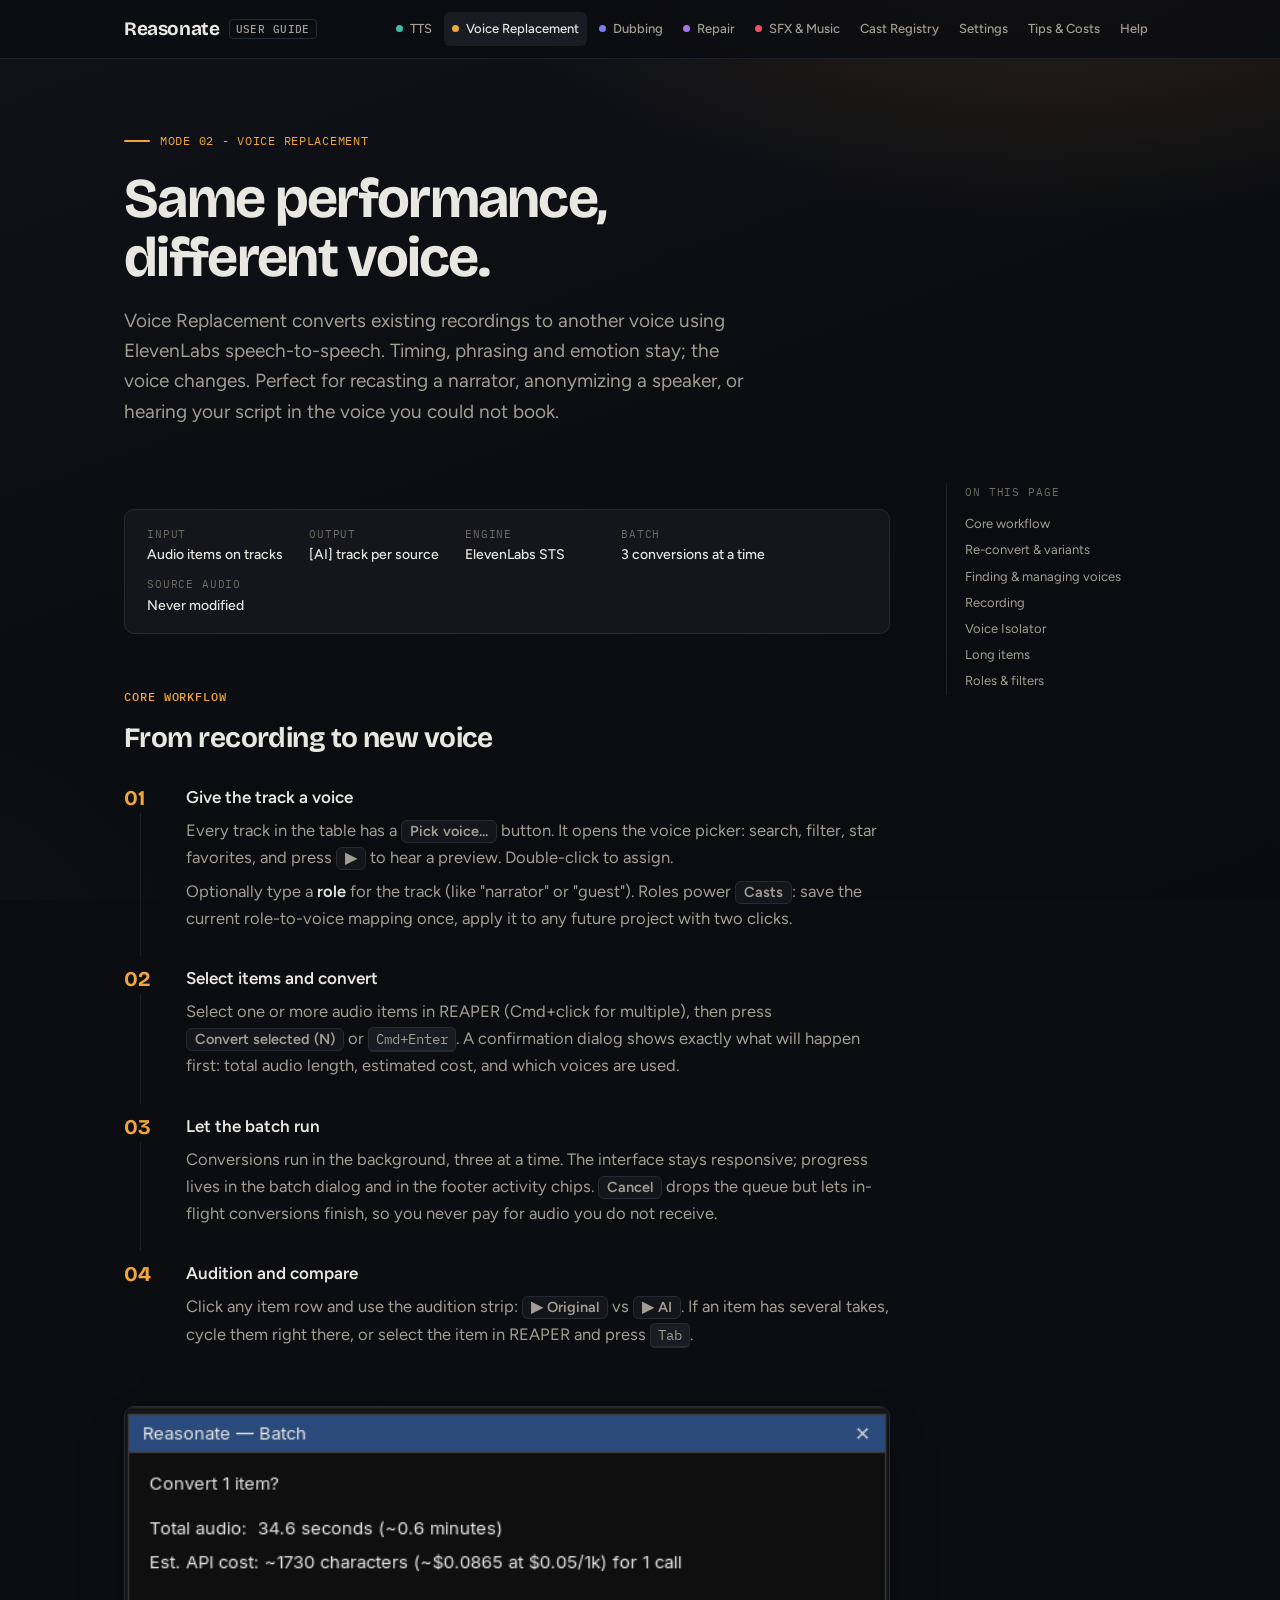
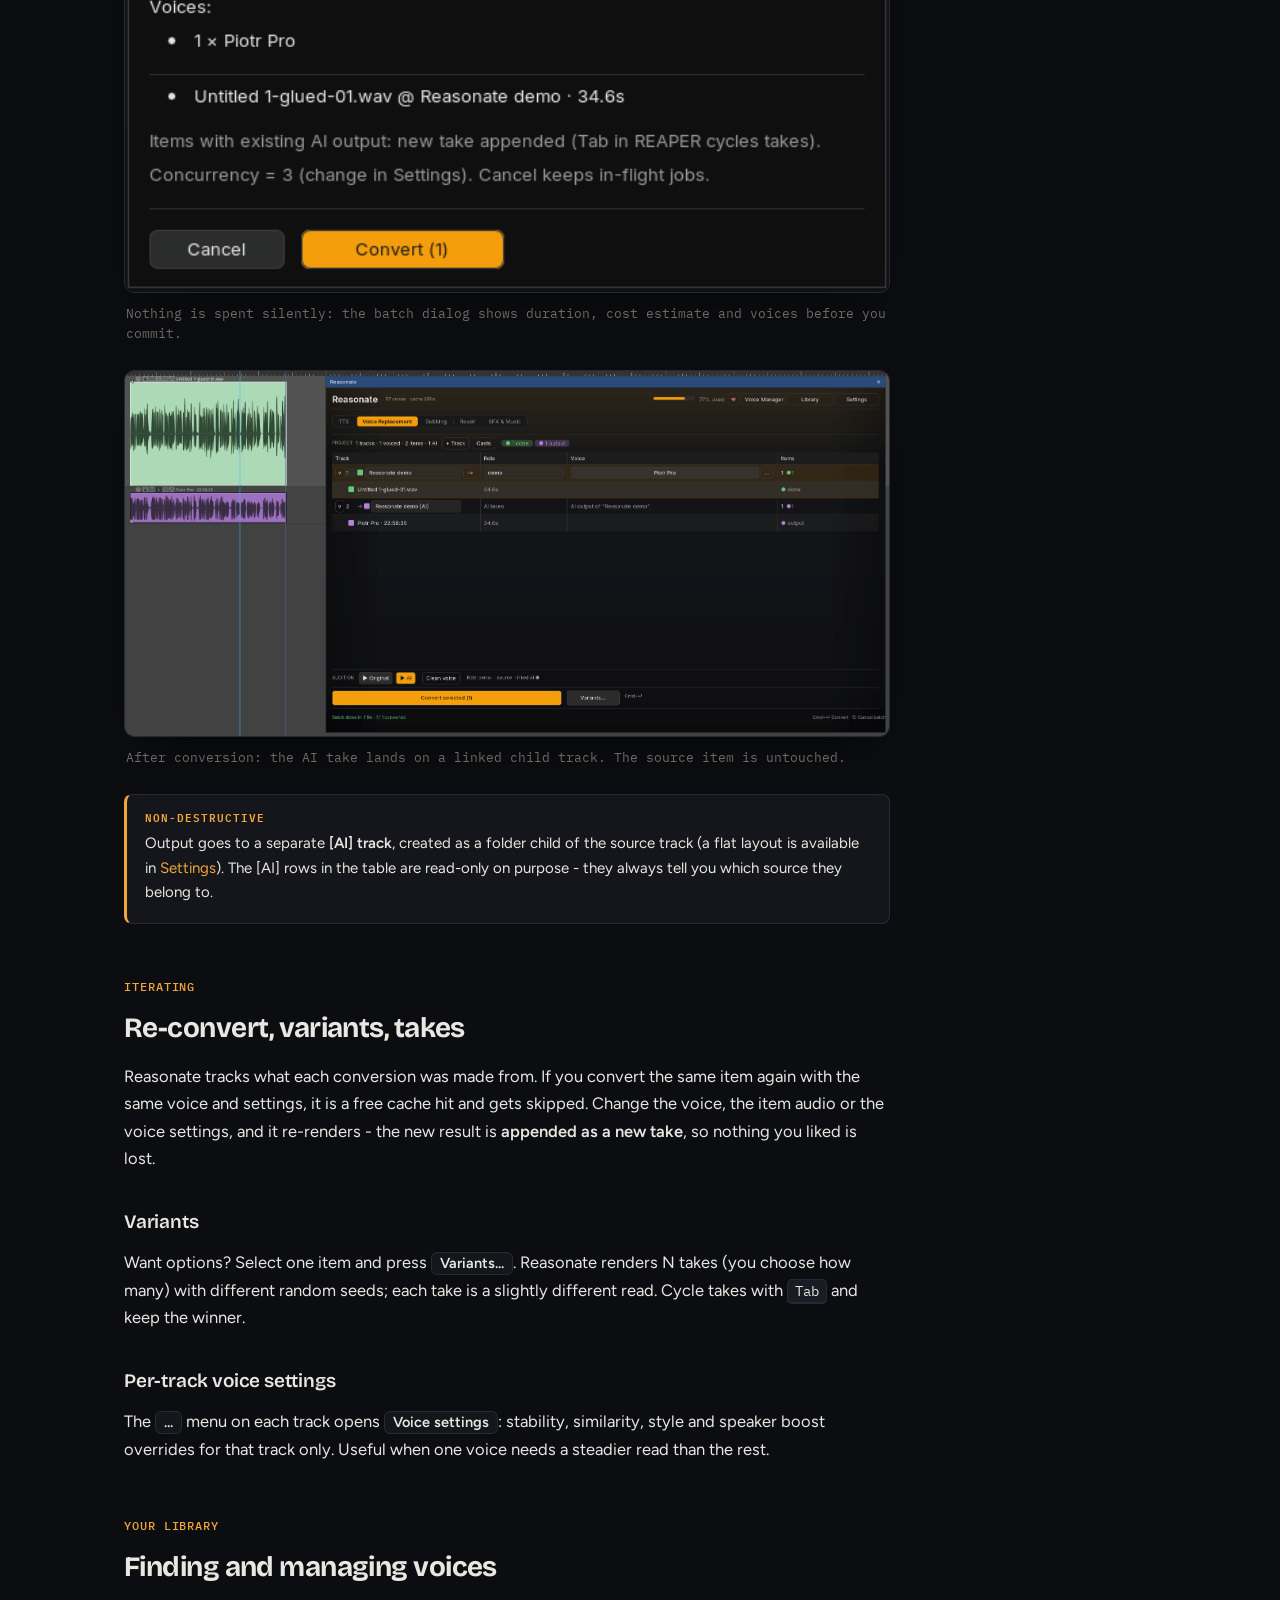
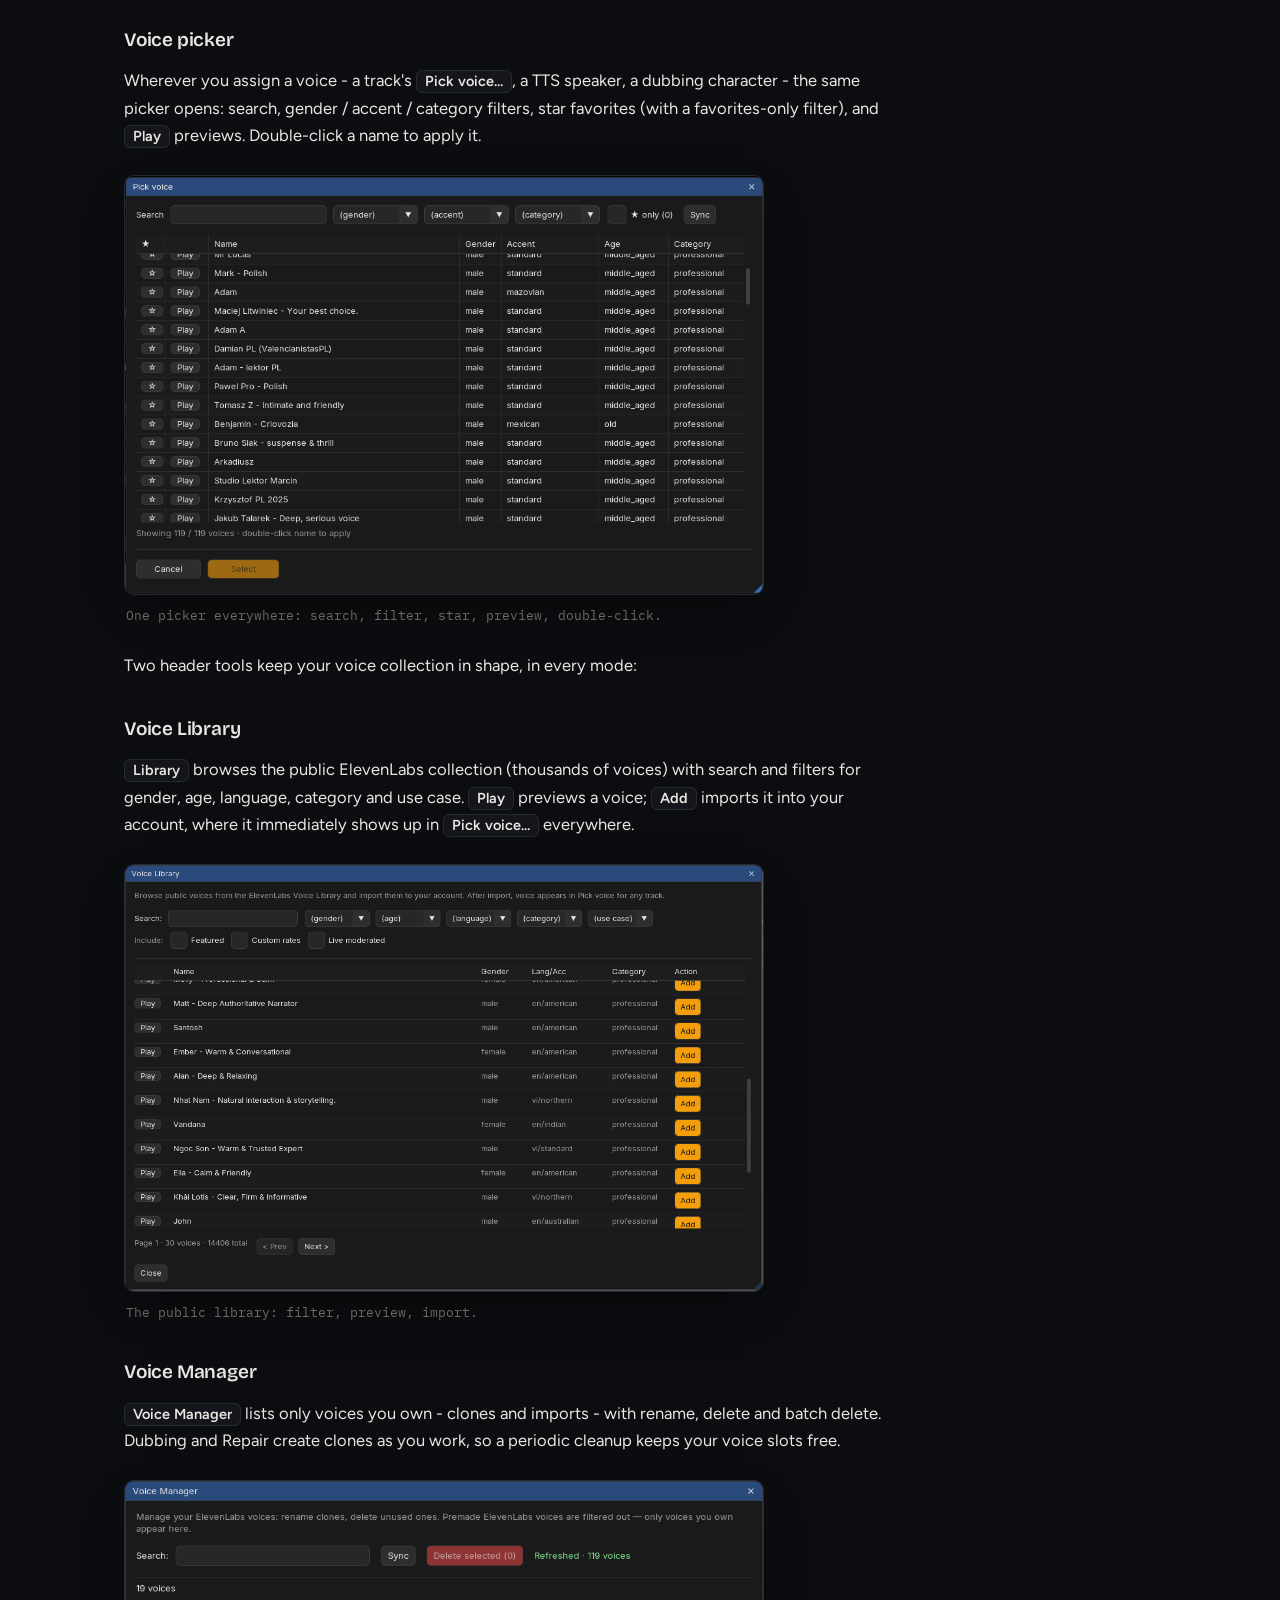
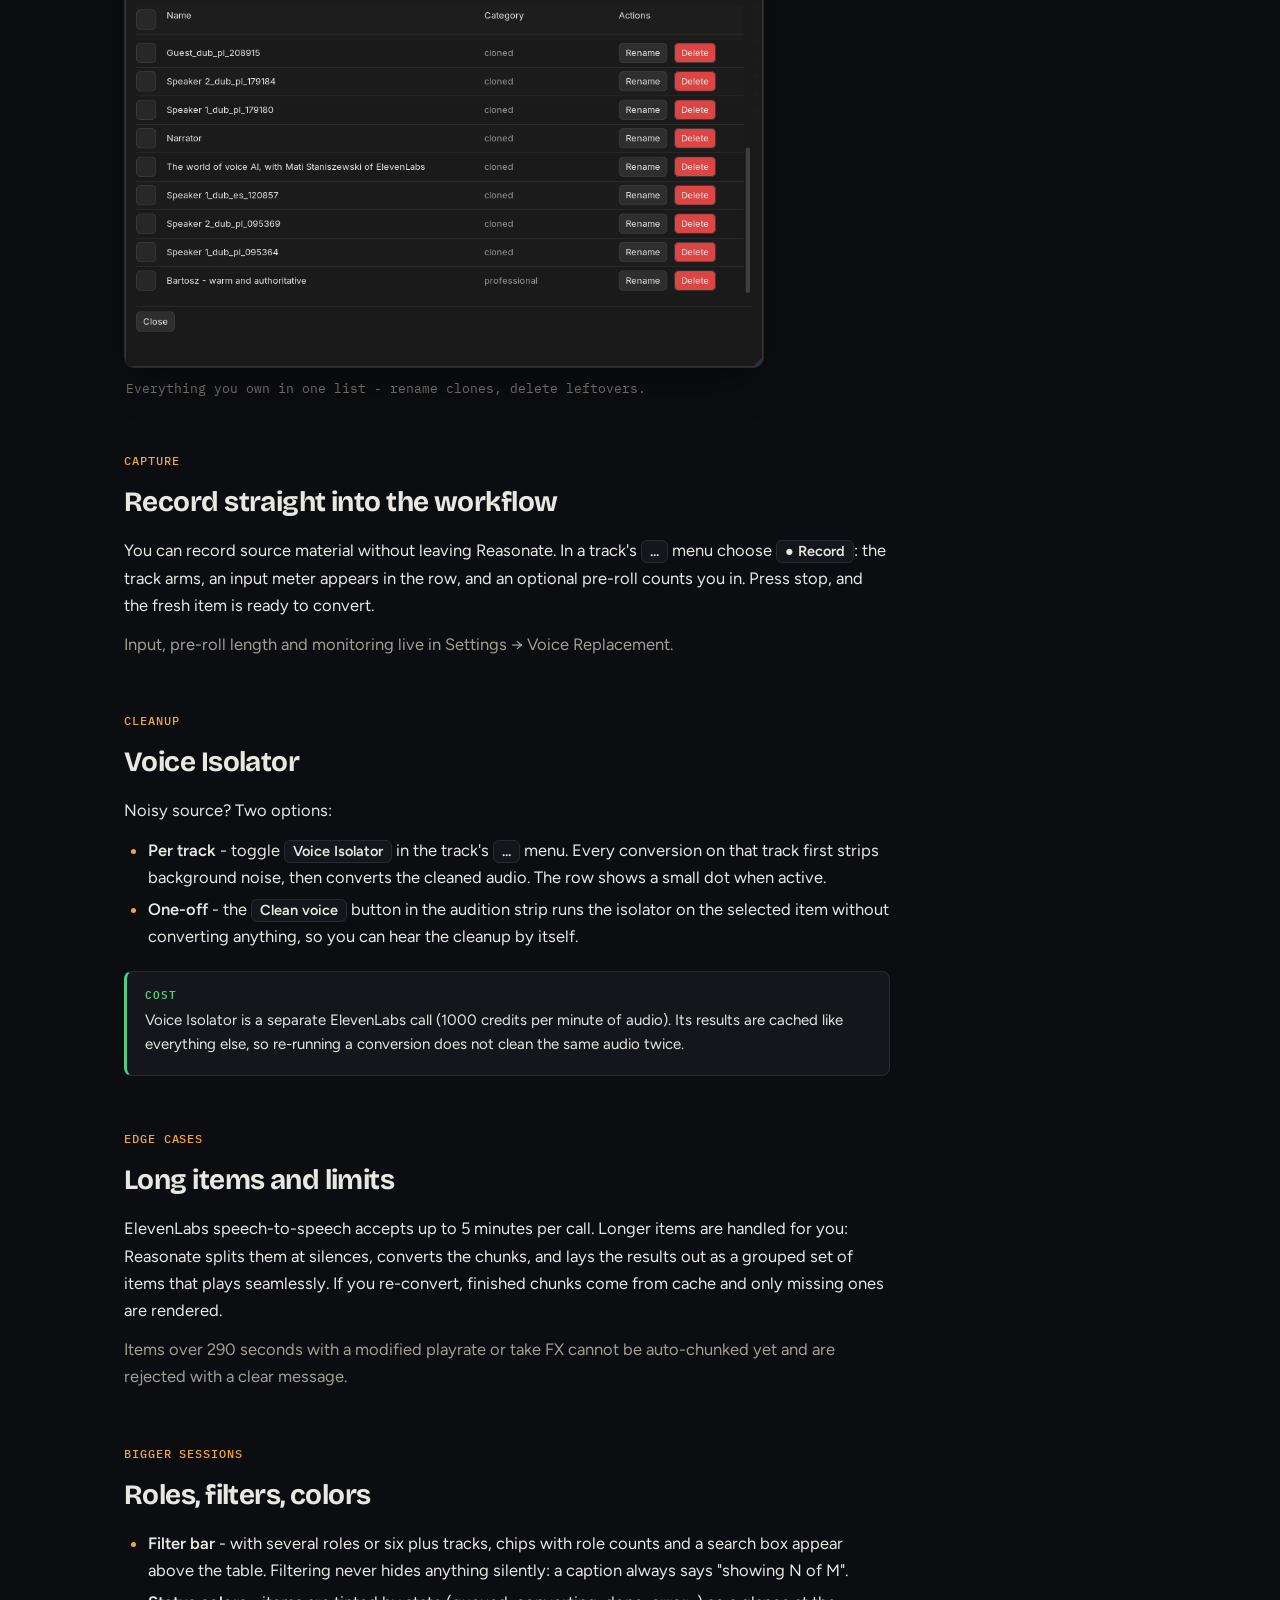
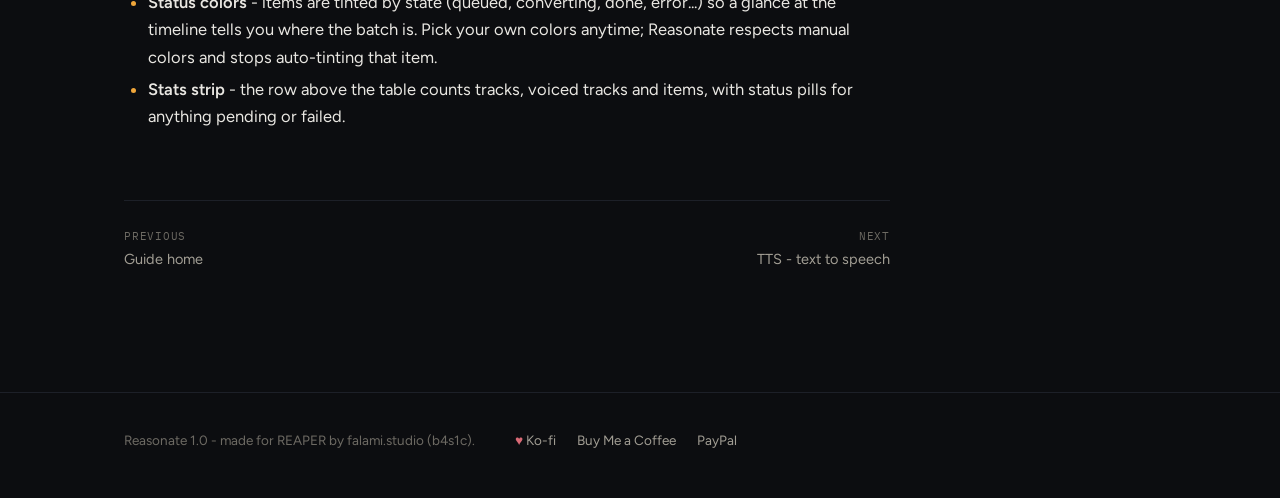
<file: docs/guide/voice-replacement.html>
<!DOCTYPE html>
<html lang="en">
<head>
<meta charset="utf-8">
<meta name="viewport" content="width=device-width, initial-scale=1">
<title>Voice Replacement - Reasonate User Guide</title>
<meta name="description" content="Swap the voice in an existing recording while keeping the performance. Assign voices per track, convert in batches, audition and generate variants.">
<link rel="preconnect" href="https://fonts.googleapis.com">
<link rel="preconnect" href="https://fonts.gstatic.com" crossorigin>
<link href="https://fonts.googleapis.com/css2?family=Bricolage+Grotesque:wght@600;700&family=Figtree:wght@400;500;600&family=IBM+Plex+Mono:wght@400;500;600&display=swap" rel="stylesheet">
<link rel="stylesheet" href="guide.css">
</head>
<body data-accent="vr">

<nav class="nav">
  <div class="nav-inner">
    <a class="wordmark" href="index.html">Reasonate<span class="guide-tag">User Guide</span></a>
    <div class="nav-links">
      <a href="tts.html"><span class="dot dot-tts"></span>TTS</a>
      <a class="active" href="voice-replacement.html"><span class="dot dot-vr"></span>Voice Replacement</a>
      <a href="dubbing.html"><span class="dot dot-dubbing"></span>Dubbing</a>
      <a href="repair.html"><span class="dot dot-repair"></span>Repair</a>
      <a href="sfx-music.html"><span class="dot dot-sfx"></span>SFX &amp; Music</a>
      <a href="cast-registry.html">Cast Registry</a>
      <a href="settings.html">Settings</a>
      <a href="tips-costs.html">Tips &amp; Costs</a>
      <a href="troubleshooting.html">Help</a>
    </div>
  </div>
</nav>

<header class="hero">
  <div class="crumb">Mode 02 - Voice Replacement</div>
  <h1>Same performance,<br>different voice.</h1>
  <p class="lede">Voice Replacement converts existing recordings to another voice using ElevenLabs speech-to-speech. Timing, phrasing and emotion stay; the voice changes. Perfect for recasting a narrator, anonymizing a speaker, or hearing your script in the voice you could not book.</p>
</header>

<main class="page with-toc">
<div>

<div class="facts">
  <div><span class="k">Input</span><span class="v">Audio items on tracks</span></div>
  <div><span class="k">Output</span><span class="v">[AI] track per source</span></div>
  <div><span class="k">Engine</span><span class="v">ElevenLabs STS</span></div>
  <div><span class="k">Batch</span><span class="v">3 conversions at a time</span></div>
  <div><span class="k">Source audio</span><span class="v">Never modified</span></div>
</div>

<section id="workflow">
  <h2><span class="kicker">Core workflow</span>From recording to new voice</h2>

  <ol class="steps">
    <li>
      <strong>Give the track a voice</strong>
      <p>Every track in the table has a <span class="ui">Pick voice...</span> button. It opens the voice picker: search, filter, star favorites, and press <span class="ui">&#9654;</span> to hear a preview. Double-click to assign.</p>
      <p>Optionally type a <strong>role</strong> for the track (like "narrator" or "guest"). Roles power <span class="ui">Casts</span>: save the current role-to-voice mapping once, apply it to any future project with two clicks.</p>
    </li>
    <li>
      <strong>Select items and convert</strong>
      <p>Select one or more audio items in REAPER (Cmd+click for multiple), then press <span class="ui">Convert selected (N)</span> or <kbd>Cmd+Enter</kbd>. A confirmation dialog shows exactly what will happen first: total audio length, estimated cost, and which voices are used.</p>
    </li>
    <li>
      <strong>Let the batch run</strong>
      <p>Conversions run in the background, three at a time. The interface stays responsive; progress lives in the batch dialog and in the footer activity chips. <span class="ui">Cancel</span> drops the queue but lets in-flight conversions finish, so you never pay for audio you do not receive.</p>
    </li>
    <li>
      <strong>Audition and compare</strong>
      <p>Click any item row and use the audition strip: <span class="ui">&#9654; Original</span> vs <span class="ui">&#9654; AI</span>. If an item has several takes, cycle them right there, or select the item in REAPER and press <kbd>Tab</kbd>.</p>
    </li>
  </ol>

  <figure class="shot">
    <img src="img/vr-batch-confirm-closeup.png" alt="Batch confirmation dialog showing total audio length, estimated API cost and the voices that will be used" loading="lazy">
    <figcaption>Nothing is spent silently: the batch dialog shows duration, cost estimate and voices before you commit.</figcaption>
  </figure>

  <figure class="shot">
    <img src="img/vr-converted.png" alt="REAPER timeline with the source item and the converted AI item on a child track, next to the Reasonate table showing the source track and its read-only AI output track" loading="lazy">
    <figcaption>After conversion: the AI take lands on a linked child track. The source item is untouched.</figcaption>
  </figure>

  <div class="callout">
    <span class="label">Non-destructive</span>
    <p>Output goes to a separate <strong>[AI] track</strong>, created as a folder child of the source track (a flat layout is available in <a href="settings.html">Settings</a>). The [AI] rows in the table are read-only on purpose - they always tell you which source they belong to.</p>
  </div>
</section>

<section id="reconvert">
  <h2><span class="kicker">Iterating</span>Re-convert, variants, takes</h2>
  <p>Reasonate tracks what each conversion was made from. If you convert the same item again with the same voice and settings, it is a free cache hit and gets skipped. Change the voice, the item audio or the voice settings, and it re-renders - the new result is <strong>appended as a new take</strong>, so nothing you liked is lost.</p>
  <h3>Variants</h3>
  <p>Want options? Select one item and press <span class="ui">Variants...</span>. Reasonate renders N takes (you choose how many) with different random seeds; each take is a slightly different read. Cycle takes with <kbd>Tab</kbd> and keep the winner.</p>
  <h3>Per-track voice settings</h3>
  <p>The <span class="ui">...</span> menu on each track opens <span class="ui">Voice settings</span>: stability, similarity, style and speaker boost overrides for that track only. Useful when one voice needs a steadier read than the rest.</p>
</section>

<section id="voices">
  <h2><span class="kicker">Your library</span>Finding and managing voices</h2>
  <h3>Voice picker</h3>
  <p>Wherever you assign a voice - a track's <span class="ui">Pick voice...</span>, a TTS speaker, a dubbing character - the same picker opens: search, gender / accent / category filters, star favorites (with a favorites-only filter), and <span class="ui">Play</span> previews. Double-click a name to apply it.</p>
  <figure class="shot narrow">
    <img src="img/voices-picker.png" alt="Pick voice modal with search, gender, accent and category filters, favorites column and Play preview per voice" loading="lazy">
    <figcaption>One picker everywhere: search, filter, star, preview, double-click.</figcaption>
  </figure>
  <p>Two header tools keep your voice collection in shape, in every mode:</p>
  <h3>Voice Library</h3>
  <p><span class="ui">Library</span> browses the public ElevenLabs collection (thousands of voices) with search and filters for gender, age, language, category and use case. <span class="ui">Play</span> previews a voice; <span class="ui">Add</span> imports it into your account, where it immediately shows up in <span class="ui">Pick voice...</span> everywhere.</p>
  <figure class="shot narrow">
    <img src="img/voices-library.png" alt="Voice Library browser with search, filters and a paginated list of public voices with Play and Add buttons" loading="lazy">
    <figcaption>The public library: filter, preview, import.</figcaption>
  </figure>
  <h3>Voice Manager</h3>
  <p><span class="ui">Voice Manager</span> lists only voices you own - clones and imports - with rename, delete and batch delete. Dubbing and Repair create clones as you work, so a periodic cleanup keeps your voice slots free.</p>
  <figure class="shot narrow">
    <img src="img/voices-manager.png" alt="Voice Manager listing owned cloned voices with rename and delete actions and a batch delete button" loading="lazy">
    <figcaption>Everything you own in one list - rename clones, delete leftovers.</figcaption>
  </figure>
</section>

<section id="recording">
  <h2><span class="kicker">Capture</span>Record straight into the workflow</h2>
  <p>You can record source material without leaving Reasonate. In a track's <span class="ui">...</span> menu choose <span class="ui">&#9679; Record</span>: the track arms, an input meter appears in the row, and an optional pre-roll counts you in. Press stop, and the fresh item is ready to convert.</p>
  <p class="dim">Input, pre-roll length and monitoring live in Settings &rarr; Voice Replacement.</p>
</section>

<section id="isolator">
  <h2><span class="kicker">Cleanup</span>Voice Isolator</h2>
  <p>Noisy source? Two options:</p>
  <ul>
    <li><strong>Per track</strong> - toggle <span class="ui">Voice Isolator</span> in the track's <span class="ui">...</span> menu. Every conversion on that track first strips background noise, then converts the cleaned audio. The row shows a small dot when active.</li>
    <li><strong>One-off</strong> - the <span class="ui">Clean voice</span> button in the audition strip runs the isolator on the selected item without converting anything, so you can hear the cleanup by itself.</li>
  </ul>
  <div class="callout cost">
    <span class="label">Cost</span>
    <p>Voice Isolator is a separate ElevenLabs call (1000 credits per minute of audio). Its results are cached like everything else, so re-running a conversion does not clean the same audio twice.</p>
  </div>
</section>

<section id="long-items">
  <h2><span class="kicker">Edge cases</span>Long items and limits</h2>
  <p>ElevenLabs speech-to-speech accepts up to 5 minutes per call. Longer items are handled for you: Reasonate splits them at silences, converts the chunks, and lays the results out as a grouped set of items that plays seamlessly. If you re-convert, finished chunks come from cache and only missing ones are rendered.</p>
  <p class="dim">Items over 290 seconds with a modified playrate or take FX cannot be auto-chunked yet and are rejected with a clear message.</p>
</section>

<section id="organizing">
  <h2><span class="kicker">Bigger sessions</span>Roles, filters, colors</h2>
  <ul>
    <li><strong>Filter bar</strong> - with several roles or six plus tracks, chips with role counts and a search box appear above the table. Filtering never hides anything silently: a caption always says "showing N of M".</li>
    <li><strong>Status colors</strong> - items are tinted by state (queued, converting, done, error...) so a glance at the timeline tells you where the batch is. Pick your own colors anytime; Reasonate respects manual colors and stops auto-tinting that item.</li>
    <li><strong>Stats strip</strong> - the row above the table counts tracks, voiced tracks and items, with status pills for anything pending or failed.</li>
  </ul>
</section>

<div class="pager">
  <a class="prev" href="index.html"><span>Previous</span>Guide home</a>
  <a class="next" href="tts.html"><span>Next</span>TTS - text to speech</a>
</div>

</div>

<aside class="toc">
  <div class="toc-title">On this page</div>
  <a href="#workflow">Core workflow</a>
  <a href="#reconvert">Re-convert &amp; variants</a>
  <a href="#voices">Finding &amp; managing voices</a>
  <a href="#recording">Recording</a>
  <a href="#isolator">Voice Isolator</a>
  <a href="#long-items">Long items</a>
  <a href="#organizing">Roles &amp; filters</a>
</aside>

</main>

<footer>
  <div class="footer-inner">
    <div>Reasonate 1.0 - made for REAPER by falami.studio (b4s1c).</div>
    <div class="support">
      <span class="heart">&hearts;</span>
      <a href="https://ko-fi.com/quickmd" target="_blank" rel="noopener">Ko-fi</a>
      <a href="https://buymeacoffee.com/bsroczynskh" target="_blank" rel="noopener">Buy Me a Coffee</a>
      <a href="https://paypal.me/b451c" target="_blank" rel="noopener">PayPal</a>
    </div>
  </div>
</footer>

</body>
</html>
</file>
<file: docs/guide/guide.css>
/* Reasonate User Guide - shared stylesheet
   Dark "studio manual" theme mirroring the app: graphite base, per-mode accents.
   Self-contained except Google Fonts (loaded from each page's <head>). */

:root {
  --bg: #0c0d10;
  --bg-elevated: #14161b;
  --card: #191c22;
  --card-hover: #1e222a;
  --line: #262a33;
  --line-soft: #1d2028;
  --text: #e9e7e2;
  --text-dim: #a29e94;
  --text-faint: #6d6a63;

  --amber: #f0a63a;        /* Voice Replacement + brand CTA */
  --teal: #3cbfa9;         /* TTS */
  --indigo: #7a7ef0;       /* Dubbing */
  --violet: #a875ec;       /* Repair */
  --red: #ee5069;          /* SFX & Music */

  --accent: var(--amber);  /* page accent, overridden per chapter */
  --accent-soft: color-mix(in srgb, var(--accent) 14%, transparent);
  --accent-line: color-mix(in srgb, var(--accent) 38%, transparent);

  --font-display: "Bricolage Grotesque", "Avenir Next", "Helvetica Neue", sans-serif;
  --font-body: "Figtree", "Avenir Next", "Segoe UI", sans-serif;
  --font-mono: "IBM Plex Mono", "SF Mono", Menlo, Consolas, monospace;

  --maxw: 1080px;
  --radius: 10px;
}

/* Per-chapter accent themes (set on <body data-accent="...">) */
body[data-accent="tts"]     { --accent: var(--teal); }
body[data-accent="vr"]      { --accent: var(--amber); }
body[data-accent="dubbing"] { --accent: var(--indigo); }
body[data-accent="repair"]  { --accent: var(--violet); }
body[data-accent="sfx"]     { --accent: var(--red); }

* { box-sizing: border-box; }
html { scroll-behavior: smooth; }

body {
  margin: 0;
  background: var(--bg);
  color: var(--text);
  font-family: var(--font-body);
  font-size: 16.5px;
  line-height: 1.65;
  -webkit-font-smoothing: antialiased;
  text-rendering: optimizeLegibility;
}

/* Atmospheric background: graphite gradient + faint accent glow, like the app */
body::before {
  content: "";
  position: fixed;
  inset: 0;
  z-index: -1;
  background:
    radial-gradient(900px 480px at 82% -10%, var(--accent-soft), transparent 65%),
    radial-gradient(700px 500px at -10% 110%, rgba(122, 126, 240, 0.05), transparent 60%),
    linear-gradient(160deg, #101218 0%, #0c0d10 55%, #0a0b0e 100%);
}

a { color: var(--accent); text-decoration: none; }
a:hover { text-decoration: underline; text-underline-offset: 3px; }

::selection { background: var(--accent-line); }

/* ---------------------------------------------------------------- nav --- */

.nav {
  position: sticky;
  top: 0;
  z-index: 50;
  backdrop-filter: blur(14px);
  background: rgba(12, 13, 16, 0.82);
  border-bottom: 1px solid var(--line-soft);
}
.nav-inner {
  max-width: var(--maxw);
  margin: 0 auto;
  padding: 0 24px;
  display: flex;
  align-items: center;
  gap: 18px;
  height: 58px;
}
.nav .wordmark {
  font-family: var(--font-display);
  font-weight: 700;
  font-size: 19px;
  letter-spacing: -0.02em;
  color: var(--text);
  white-space: nowrap;
  flex-shrink: 0;
}
.nav .wordmark:hover { text-decoration: none; }
.nav .wordmark .guide-tag {
  font-family: var(--font-mono);
  font-size: 10.5px;
  font-weight: 500;
  color: var(--text-dim);
  border: 1px solid var(--line);
  border-radius: 4px;
  padding: 2px 6px;
  margin-left: 9px;
  vertical-align: 2px;
  letter-spacing: 0.04em;
  text-transform: uppercase;
}
.nav-links {
  display: flex;
  gap: 4px;
  margin-left: auto;
  overflow-x: auto;
}
.nav-links a {
  color: var(--text-dim);
  font-size: 13px;
  font-weight: 500;
  padding: 6px 8px;
  border-radius: 6px;
  white-space: nowrap;
}
.nav-links a:hover { color: var(--text); background: var(--card); text-decoration: none; }
.nav-links a.active { color: var(--text); background: var(--card); }
.nav-links a .dot {
  display: inline-block;
  width: 7px; height: 7px;
  border-radius: 50%;
  margin-right: 7px;
  vertical-align: 1px;
}
.dot-tts { background: var(--teal); }
.dot-vr { background: var(--amber); }
.dot-dubbing { background: var(--indigo); }
.dot-repair { background: var(--violet); }
.dot-sfx { background: var(--red); }

/* --------------------------------------------------------------- hero --- */

.hero {
  max-width: var(--maxw);
  margin: 0 auto;
  padding: 72px 24px 30px;
}
.hero .crumb {
  font-family: var(--font-mono);
  font-size: 12px;
  letter-spacing: 0.06em;
  text-transform: uppercase;
  color: var(--accent);
  margin-bottom: 18px;
  display: flex;
  align-items: center;
  gap: 10px;
}
.hero .crumb::before {
  content: "";
  width: 26px; height: 2px;
  background: var(--accent);
  border-radius: 2px;
}
.hero h1 {
  font-family: var(--font-display);
  font-size: clamp(34px, 5.4vw, 56px);
  font-weight: 700;
  letter-spacing: -0.03em;
  line-height: 1.06;
  margin: 0 0 18px;
}
.hero p.lede {
  font-size: 19px;
  line-height: 1.6;
  color: var(--text-dim);
  max-width: 640px;
  margin: 0;
}
.hero .badges { margin-top: 26px; display: flex; flex-wrap: wrap; gap: 9px; }
.badge {
  font-family: var(--font-mono);
  font-size: 12px;
  color: var(--text-dim);
  border: 1px solid var(--line);
  background: var(--bg-elevated);
  border-radius: 999px;
  padding: 5px 13px;
}

/* Staggered load-in */
@media (prefers-reduced-motion: no-preference) {
  .hero > * { animation: rise 0.55s cubic-bezier(0.2, 0.7, 0.3, 1) both; }
  .hero > *:nth-child(2) { animation-delay: 0.07s; }
  .hero > *:nth-child(3) { animation-delay: 0.14s; }
  .hero > *:nth-child(4) { animation-delay: 0.21s; }
  @keyframes rise {
    from { opacity: 0; transform: translateY(14px); }
    to   { opacity: 1; transform: none; }
  }
}

/* ------------------------------------------------------------- layout --- */

.page {
  max-width: var(--maxw);
  margin: 0 auto;
  padding: 26px 24px 90px;
}
.with-toc {
  display: grid;
  grid-template-columns: minmax(0, 1fr) 210px;
  gap: 56px;
}
@media (max-width: 940px) {
  .with-toc { grid-template-columns: 1fr; }
  .toc { display: none; }
}

.toc {
  position: sticky;
  top: 86px;
  align-self: start;
  font-size: 13px;
  border-left: 1px solid var(--line-soft);
  padding-left: 18px;
}
.toc .toc-title {
  font-family: var(--font-mono);
  font-size: 11px;
  letter-spacing: 0.08em;
  text-transform: uppercase;
  color: var(--text-faint);
  margin-bottom: 10px;
}
.toc a {
  display: block;
  color: var(--text-dim);
  padding: 4px 0;
  line-height: 1.4;
}
.toc a:hover { color: var(--text); text-decoration: none; }

/* ----------------------------------------------------------- sections --- */

section { margin: 54px 0; }
section:first-child { margin-top: 20px; }

h2 {
  font-family: var(--font-display);
  font-size: 28px;
  font-weight: 700;
  letter-spacing: -0.02em;
  margin: 0 0 8px;
  scroll-margin-top: 80px;
}
h2 .kicker {
  display: block;
  font-family: var(--font-mono);
  font-size: 11.5px;
  font-weight: 500;
  letter-spacing: 0.08em;
  text-transform: uppercase;
  color: var(--accent);
  margin-bottom: 8px;
}
h3 {
  font-family: var(--font-display);
  font-size: 19px;
  font-weight: 600;
  letter-spacing: -0.01em;
  margin: 34px 0 6px;
  scroll-margin-top: 80px;
}
p { margin: 12px 0; color: var(--text); }
p.dim, li.dim { color: var(--text-dim); }
ul, ol { padding-left: 24px; margin: 12px 0; }
li { margin: 5px 0; }
li::marker { color: var(--accent); }
strong { font-weight: 600; color: var(--text); }

hr { border: 0; border-top: 1px solid var(--line-soft); margin: 40px 0; }

/* --------------------------------------------------------------- kbd --- */

kbd {
  font-family: var(--font-mono);
  font-size: 0.82em;
  background: var(--card);
  border: 1px solid var(--line);
  border-bottom-width: 2px;
  border-radius: 5px;
  padding: 2px 7px;
  white-space: nowrap;
}
code {
  font-family: var(--font-mono);
  font-size: 0.86em;
  background: var(--card);
  border: 1px solid var(--line-soft);
  border-radius: 5px;
  padding: 1px 6px;
}

/* --------------------------------------------------------------- ui-x --- */
/* Inline reference to a button/label visible in the app UI */
.ui {
  font-size: 0.88em;
  font-weight: 600;
  background: var(--bg-elevated);
  border: 1px solid var(--line);
  border-radius: 6px;
  padding: 1px 8px 2px;
  white-space: nowrap;
}

/* -------------------------------------------------------------- steps --- */

.steps { counter-reset: step; margin: 22px 0; padding: 0; list-style: none; }
.steps > li {
  counter-increment: step;
  position: relative;
  padding: 0 0 26px 62px;
  margin: 0;
}
.steps > li::before {
  content: counter(step, decimal-leading-zero);
  position: absolute;
  left: 0; top: -2px;
  font-family: var(--font-display);
  font-size: 21px;
  font-weight: 700;
  color: var(--accent);
  letter-spacing: -0.02em;
}
.steps > li::after {
  content: "";
  position: absolute;
  left: 16px; top: 30px; bottom: 8px;
  width: 1px;
  background: var(--line-soft);
}
.steps > li:last-child::after { display: none; }
.steps > li > strong:first-child { display: block; margin-bottom: 3px; font-size: 17px; }
.steps p { margin: 6px 0; color: var(--text-dim); }
.steps p strong, .steps li strong { color: var(--text); }

/* ----------------------------------------------------------- callouts --- */

.callout {
  border: 1px solid var(--line);
  border-left: 3px solid var(--accent);
  background: var(--bg-elevated);
  border-radius: 8px;
  padding: 13px 18px;
  margin: 20px 0;
  font-size: 15px;
  color: var(--text-dim);
}
.callout .label {
  font-family: var(--font-mono);
  font-size: 11px;
  font-weight: 600;
  letter-spacing: 0.09em;
  text-transform: uppercase;
  color: var(--accent);
  display: block;
  margin-bottom: 5px;
}
.callout strong { color: var(--text); }
.callout.cost { border-left-color: #58c983; }
.callout.cost .label { color: #58c983; }
.callout.warn { border-left-color: #e0b34c; }
.callout.warn .label { color: #e0b34c; }
.callout p { margin: 5px 0; }

/* -------------------------------------------------------- screenshots --- */

.shot { margin: 26px 0; }
.shot img {
  width: 100%;
  height: auto;
  display: block;
  border: 1px solid var(--line);
  border-radius: var(--radius);
  box-shadow: 0 18px 44px -18px rgba(0, 0, 0, 0.65);
}
.shot figcaption {
  font-family: var(--font-mono);
  font-size: 12.5px;
  color: var(--text-faint);
  margin-top: 10px;
  padding-left: 2px;
}
.shot.narrow { max-width: 640px; }

/* --------------------------------------------------------------- grid --- */

.cards {
  display: grid;
  grid-template-columns: repeat(auto-fit, minmax(250px, 1fr));
  gap: 14px;
  margin: 26px 0;
}
.card {
  background: var(--card);
  border: 1px solid var(--line);
  border-radius: var(--radius);
  padding: 20px 20px 18px;
  position: relative;
  overflow: hidden;
  transition: border-color 0.18s, transform 0.18s, background 0.18s;
}
.card h3 { margin: 8px 0 6px; font-size: 18px; }
.card p { font-size: 14.5px; color: var(--text-dim); margin: 0; }
a.card { display: block; color: var(--text); }
a.card:hover {
  text-decoration: none;
  transform: translateY(-2px);
  background: var(--card-hover);
  border-color: var(--accent-line);
}
.card .accent-bar {
  position: absolute;
  top: 0; left: 0; right: 0;
  height: 3px;
}
.card .go {
  font-family: var(--font-mono);
  font-size: 12px;
  color: var(--text-faint);
  display: block;
  margin-top: 14px;
}
a.card:hover .go { color: var(--text-dim); }

/* fact strip: quick reference row on mode pages */
.facts {
  display: flex;
  flex-wrap: wrap;
  gap: 10px 26px;
  border: 1px solid var(--line);
  background: var(--bg-elevated);
  border-radius: var(--radius);
  padding: 16px 22px;
  margin: 26px 0;
  font-size: 14px;
}
.facts div { min-width: 130px; }
.facts .k {
  font-family: var(--font-mono);
  font-size: 10.5px;
  letter-spacing: 0.08em;
  text-transform: uppercase;
  color: var(--text-faint);
  display: block;
}
.facts .v { color: var(--text); font-weight: 500; }

/* --------------------------------------------------------------- table --- */

.tbl-wrap { overflow-x: auto; margin: 20px 0; }
table {
  border-collapse: collapse;
  width: 100%;
  font-size: 14.5px;
}
th {
  text-align: left;
  font-family: var(--font-mono);
  font-size: 11.5px;
  font-weight: 600;
  letter-spacing: 0.07em;
  text-transform: uppercase;
  color: var(--text-faint);
  border-bottom: 1px solid var(--line);
  padding: 8px 16px 8px 0;
}
td {
  border-bottom: 1px solid var(--line-soft);
  padding: 9px 16px 9px 0;
  vertical-align: top;
  color: var(--text-dim);
}
td:first-child { color: var(--text); white-space: nowrap; }

/* --------------------------------------------------------------- foot --- */

.pager {
  display: flex;
  justify-content: space-between;
  gap: 14px;
  margin-top: 70px;
  padding-top: 26px;
  border-top: 1px solid var(--line-soft);
}
.pager a {
  color: var(--text-dim);
  font-size: 14.5px;
  max-width: 46%;
}
.pager a span {
  display: block;
  font-family: var(--font-mono);
  font-size: 11px;
  letter-spacing: 0.07em;
  text-transform: uppercase;
  color: var(--text-faint);
  margin-bottom: 3px;
}
.pager a:hover { color: var(--text); text-decoration: none; }
.pager .next { text-align: right; margin-left: auto; }

footer {
  border-top: 1px solid var(--line-soft);
  margin-top: 30px;
}
.footer-inner {
  max-width: var(--maxw);
  margin: 0 auto;
  padding: 36px 24px 46px;
  display: flex;
  flex-wrap: wrap;
  gap: 18px 40px;
  align-items: center;
  font-size: 13.5px;
  color: var(--text-faint);
}
.footer-inner .support a { color: var(--text-dim); margin-right: 18px; }
.footer-inner .support a:hover { color: var(--text); }
.heart { color: #d96a76; }

@media (max-width: 640px) {
  body { font-size: 15.5px; }
  .hero { padding-top: 46px; }
  .nav-inner { gap: 14px; }
}

/* Demo videos — same frame as screenshots */
.shot iframe {
  width: 100%;
  aspect-ratio: 16 / 9;
  border: 1px solid var(--line);
  border-radius: var(--radius);
  box-shadow: 0 18px 44px -18px rgba(0, 0, 0, 0.65);
  display: block;
}
.shot video {
  width: 100%;
  display: block;
  border: 1px solid var(--line);
  border-radius: var(--radius);
  box-shadow: 0 18px 44px -18px rgba(0, 0, 0, 0.65);
}
</file>
